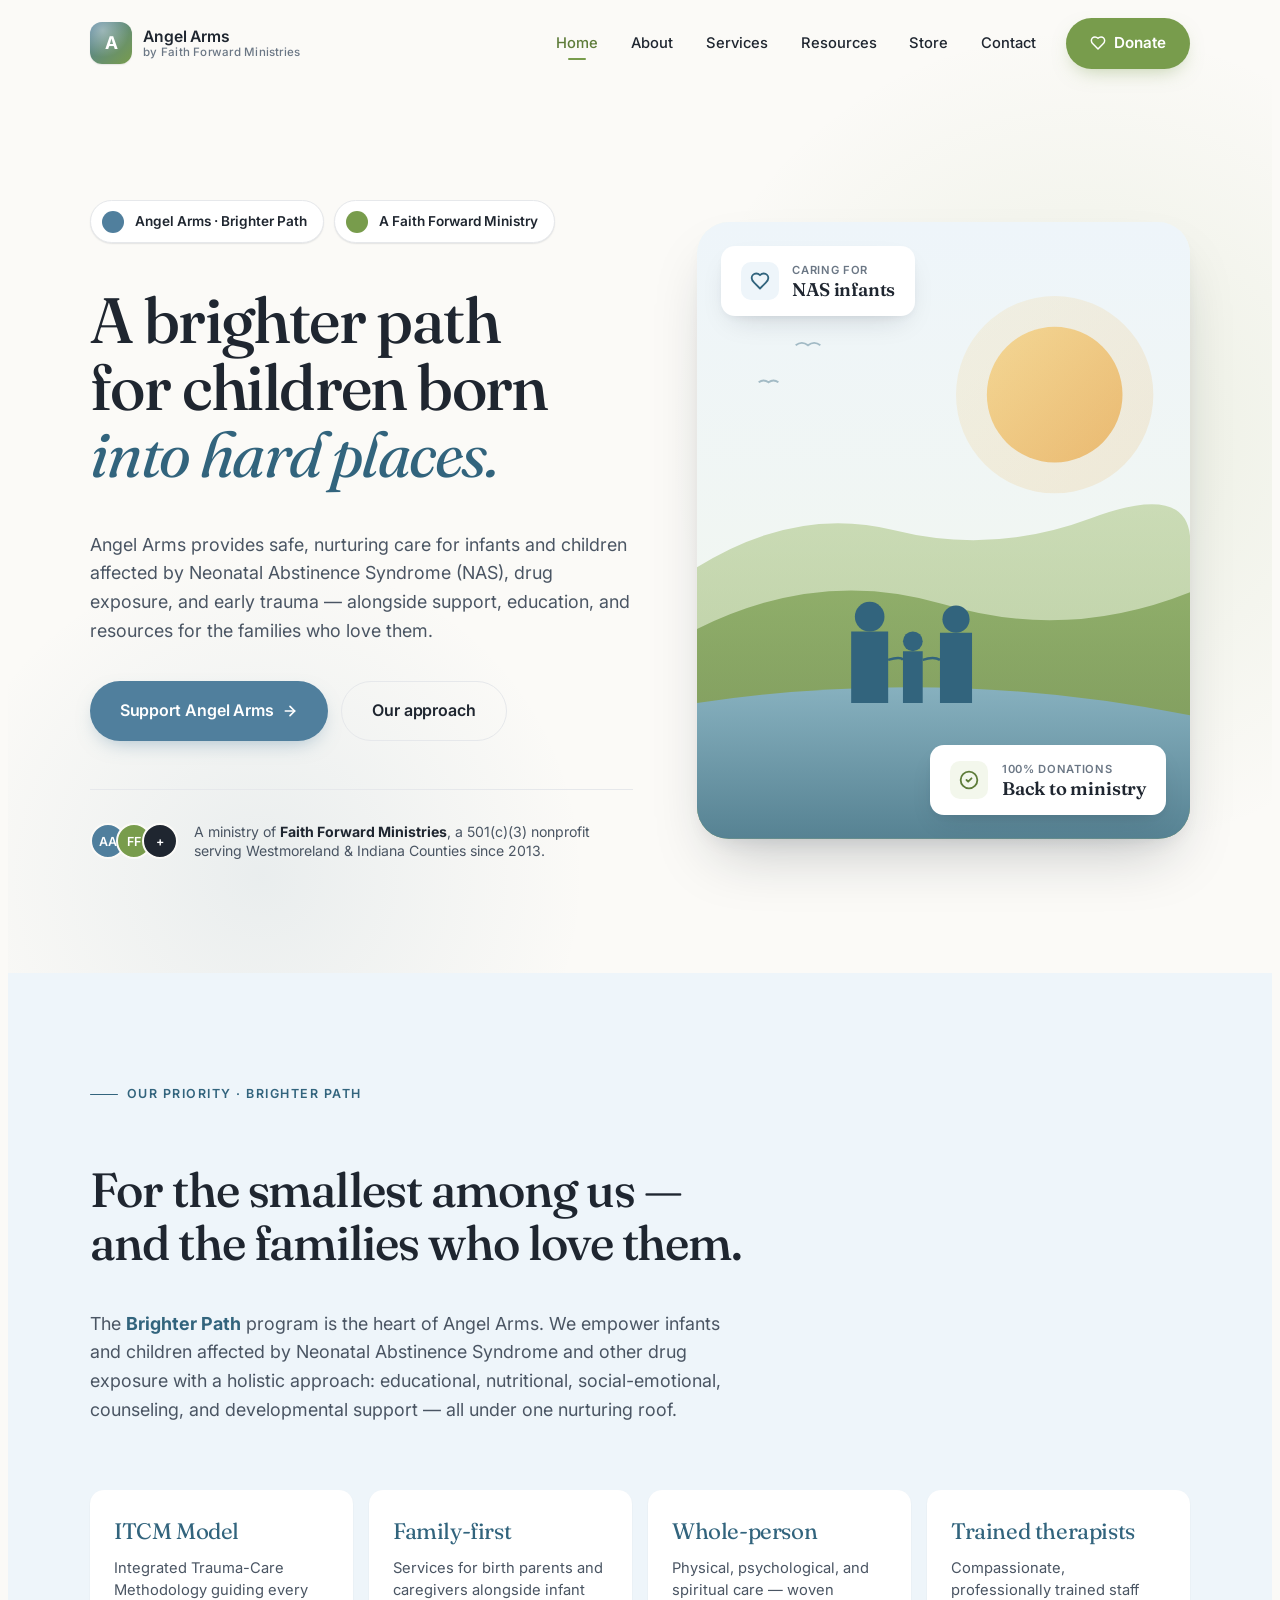
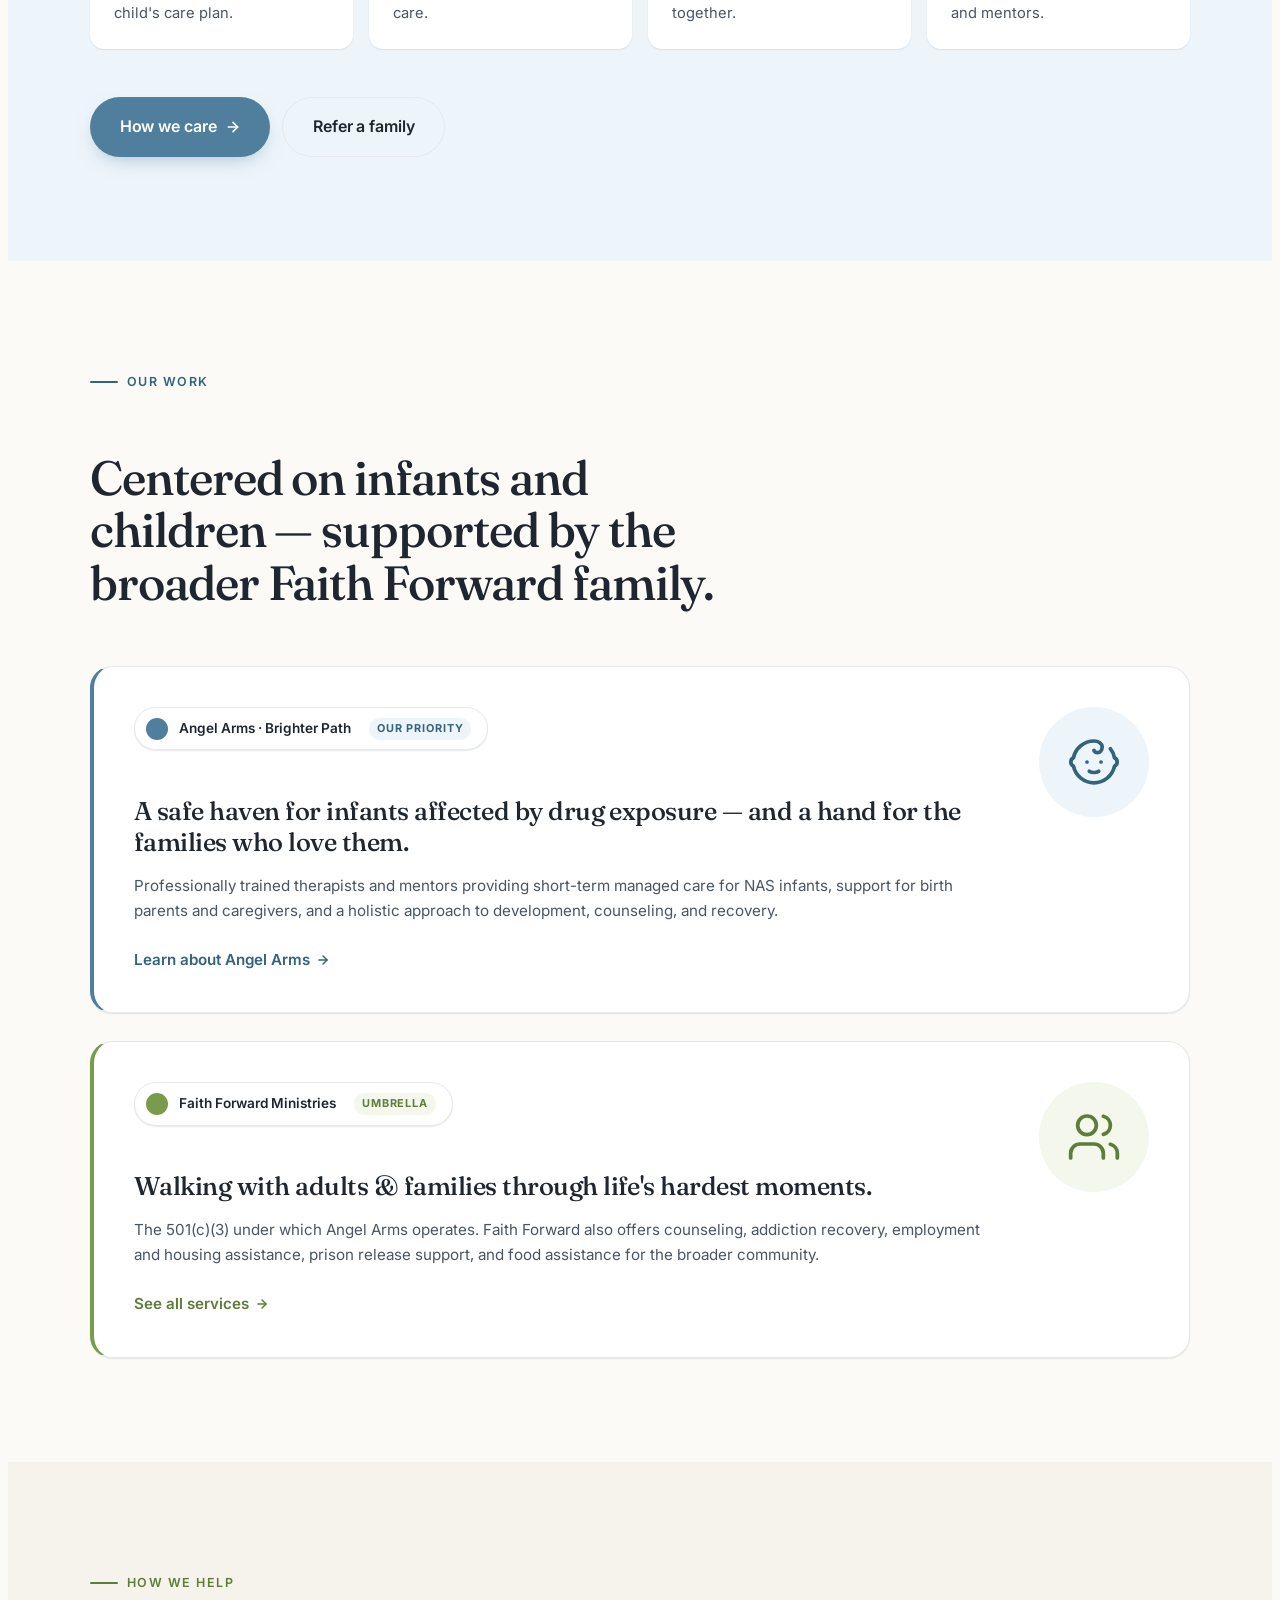
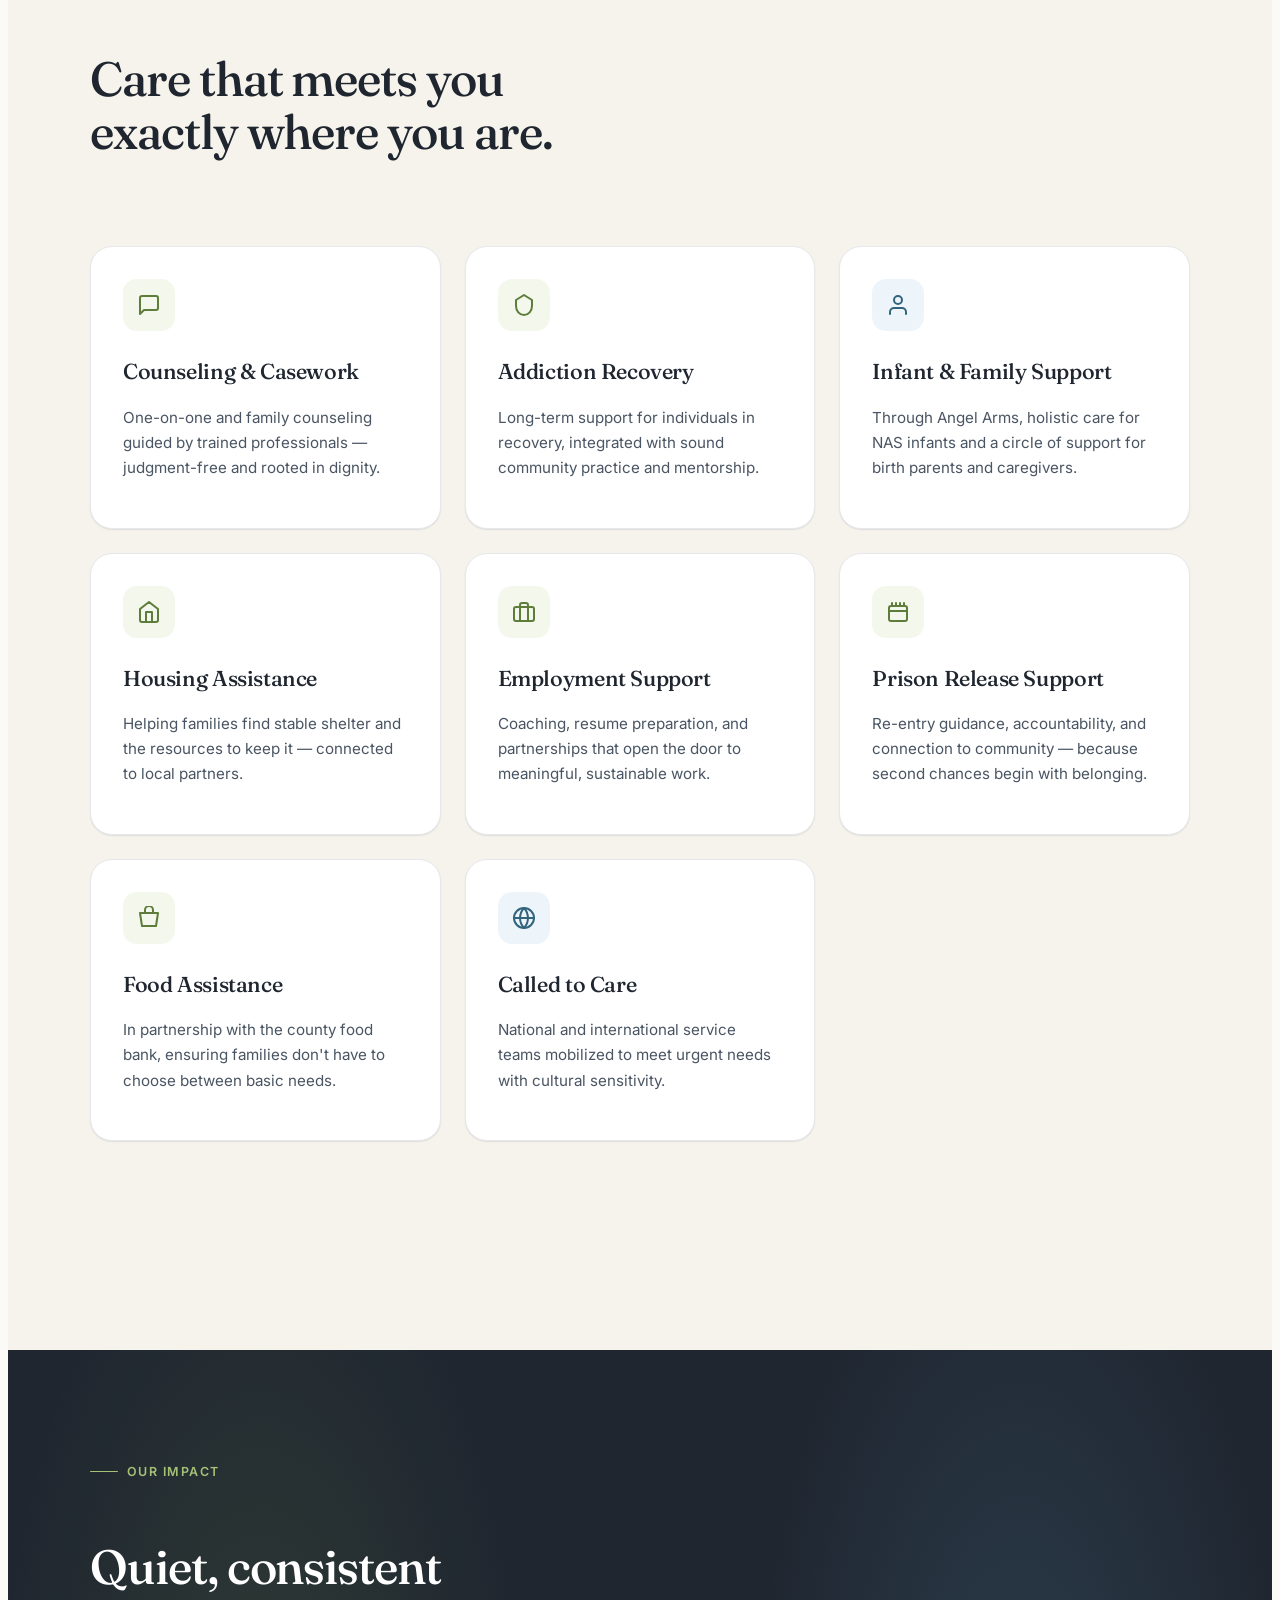
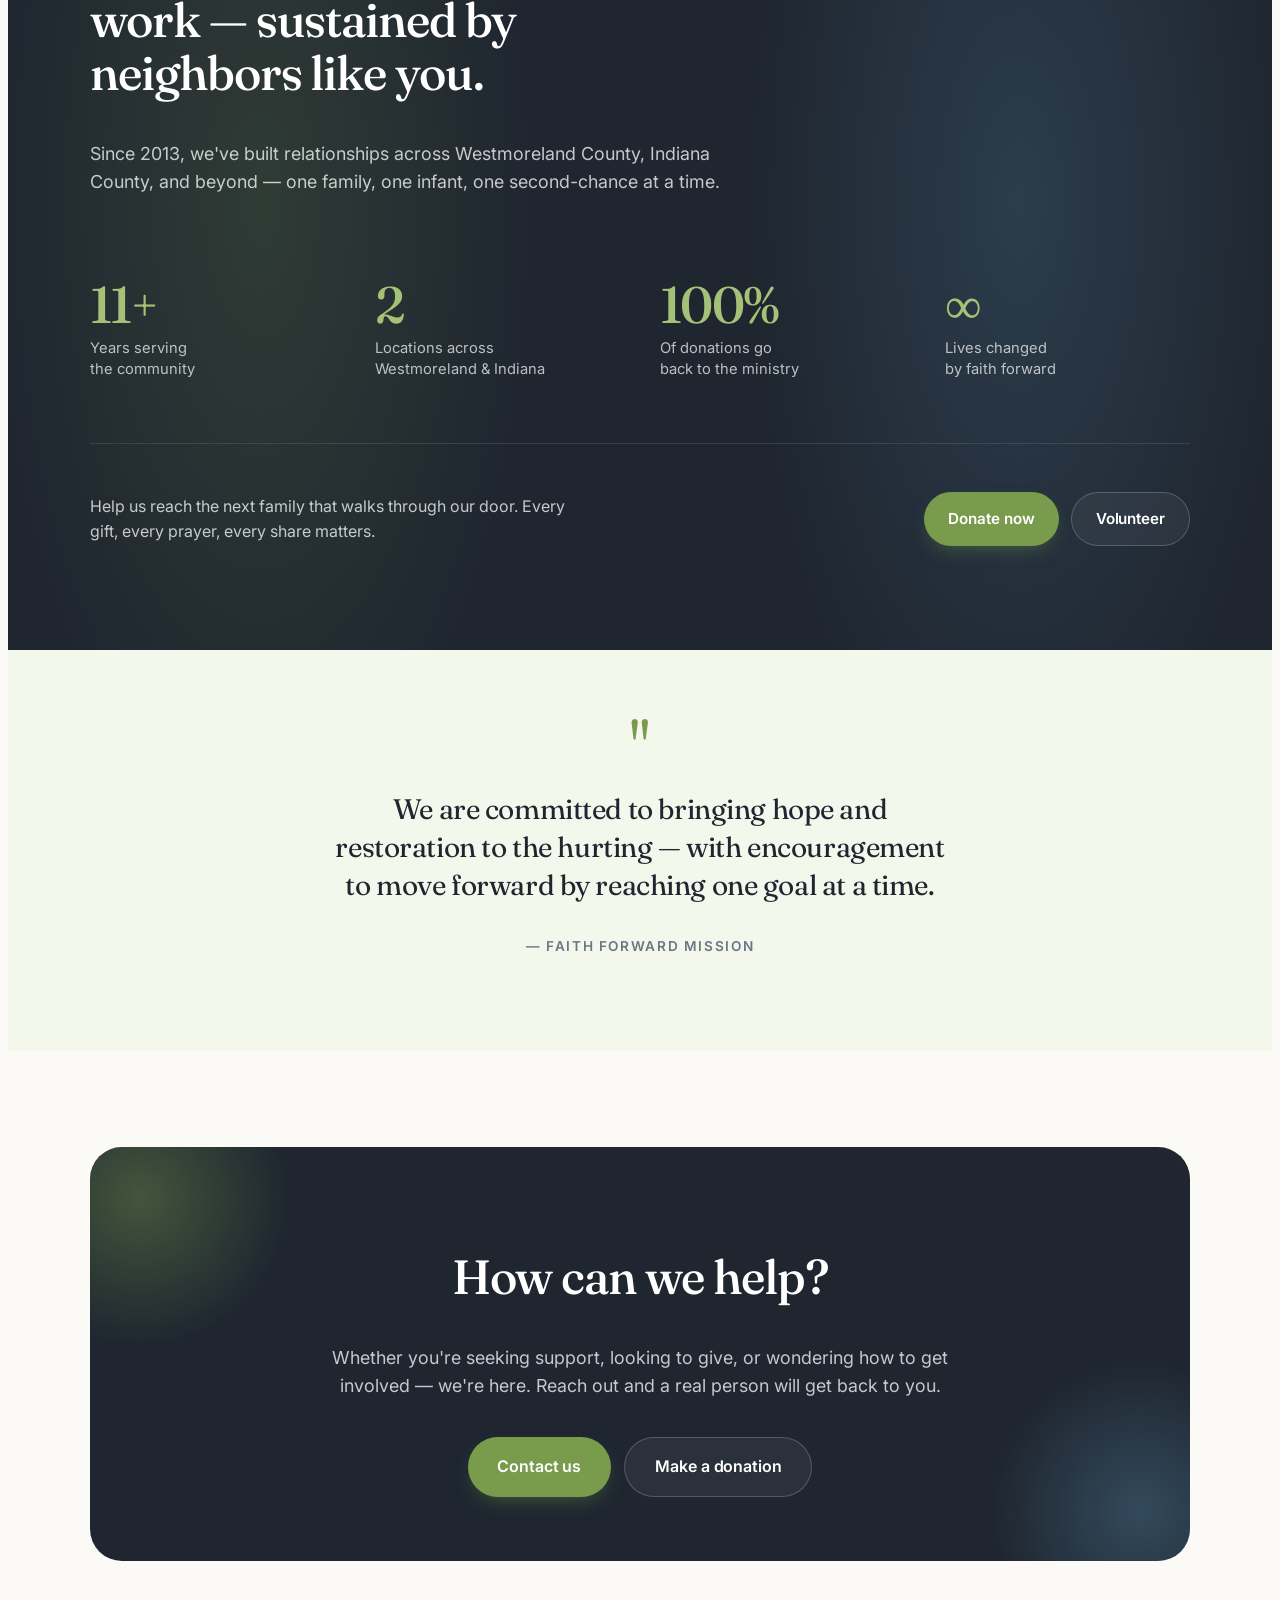
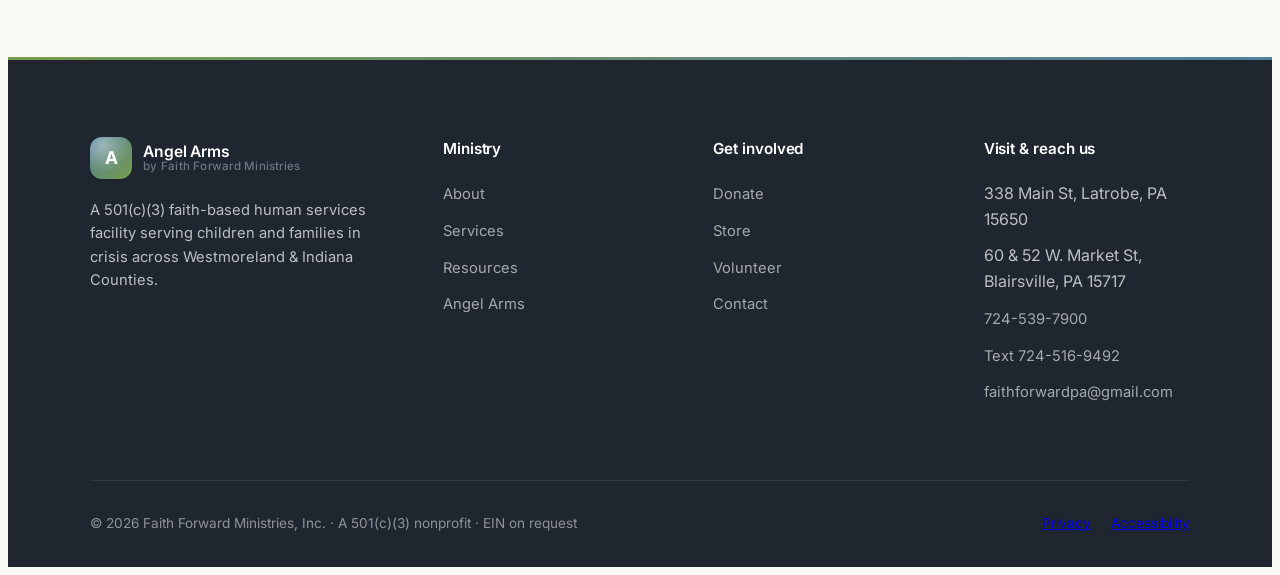
<file: index.html>
<!DOCTYPE html>
<html lang="en">
<head>
  <meta charset="UTF-8" />
  <meta name="viewport" content="width=device-width, initial-scale=1.0" />
  <title>Angel Arms · Brighter Path — A Ministry of Faith Forward</title>
  <meta name="description" content="Angel Arms Brighter Path provides nurturing care for infants and children affected by Neonatal Abstinence Syndrome and early trauma. A ministry of Faith Forward serving Westmoreland and Indiana Counties." />
  <meta name="theme-color" content="#507f9d" />

  <link rel="preconnect" href="https://fonts.googleapis.com" />
  <link rel="preconnect" href="https://fonts.gstatic.com" crossorigin />
  <link href="https://fonts.googleapis.com/css2?family=Fraunces:opsz,wght@9..144,400;9..144,500;9..144,600&family=Inter:wght@400;500;600;700&display=swap" rel="stylesheet" />

  <link rel="stylesheet" href="assets/css/styles.css" />
  <link rel="icon" type="image/svg+xml" href="data:image/svg+xml,%3Csvg xmlns='http://www.w3.org/2000/svg' viewBox='0 0 100 100'%3E%3Crect width='100' height='100' rx='22' fill='url(%23g)'/%3E%3Cdefs%3E%3ClinearGradient id='g' x1='0' y1='0' x2='100' y2='100'%3E%3Cstop stop-color='%23507f9d'/%3E%3Cstop offset='1' stop-color='%23789c4c'/%3E%3C/linearGradient%3E%3C/defs%3E%3Ctext x='50' y='66' text-anchor='middle' font-family='Georgia' font-size='52' font-weight='600' fill='white'%3EA%3C/text%3E%3C/svg%3E" />
</head>
<body>

  <!-- ============ NAV ============ -->
  <nav class="site-nav" aria-label="Primary">
    <div class="container-tight site-nav__inner">
      <a href="index.html" class="site-nav__brand">
        <div class="site-nav__brand-mark" aria-hidden="true">A</div>
        <div class="site-nav__brand-text">
          <span class="site-nav__brand-name">Angel Arms</span>
          <span class="site-nav__brand-sub">by Faith Forward Ministries</span>
        </div>
      </a>

      <div class="site-nav__menu">
        <a class="site-nav__link active" href="index.html">Home</a>
        <a class="site-nav__link" href="about.html">About</a>
        <a class="site-nav__link" href="services.html">Services</a>
        <a class="site-nav__link" href="resources.html">Resources</a>
        <a class="site-nav__link" href="store.html">Store</a>
        <a class="site-nav__link" href="contact.html">Contact</a>
        <a class="btn btn--primary site-nav__cta" href="donate.html">
          <svg width="16" height="16" viewBox="0 0 24 24" fill="none" stroke="currentColor" stroke-width="2.2" stroke-linecap="round" stroke-linejoin="round"><path d="M19 14c1.49-1.46 3-3.21 3-5.5A5.5 5.5 0 0 0 16.5 3c-1.76 0-3 .5-4.5 2-1.5-1.5-2.74-2-4.5-2A5.5 5.5 0 0 0 2 8.5c0 2.29 1.51 4.04 3 5.5l7 7Z"/></svg>
          Donate
        </a>
      </div>

      <button class="site-nav__toggle" aria-label="Open menu" data-menu-open>
        <svg width="20" height="20" viewBox="0 0 24 24" fill="none" stroke="currentColor" stroke-width="2" stroke-linecap="round"><line x1="3" y1="6" x2="21" y2="6"/><line x1="3" y1="12" x2="21" y2="12"/><line x1="3" y1="18" x2="21" y2="18"/></svg>
      </button>
    </div>
  </nav>

  <!-- ============ MOBILE MENU ============ -->
  <div class="mobile-menu" aria-hidden="true">
    <button class="mobile-menu__close" aria-label="Close menu" data-menu-close>
      <svg width="20" height="20" viewBox="0 0 24 24" fill="none" stroke="currentColor" stroke-width="2" stroke-linecap="round"><line x1="18" y1="6" x2="6" y2="18"/><line x1="6" y1="6" x2="18" y2="18"/></svg>
    </button>
    <a class="mobile-menu__link" href="index.html">Home</a>
    <a class="mobile-menu__link" href="about.html">About</a>
    <a class="mobile-menu__link" href="services.html">Services</a>
    <a class="mobile-menu__link" href="resources.html">Resources</a>
    <a class="mobile-menu__link" href="store.html">Store</a>
    <a class="mobile-menu__link" href="contact.html">Contact</a>
    <a class="mobile-menu__link" href="donate.html" style="color: var(--ff-primary-dark);">Donate →</a>
  </div>

  <!-- ============ HERO ============ -->
  <header class="hero">
    <div class="container-tight">
      <div class="hero__grid">
        <div class="reveal">
          <div style="display: flex; gap: 0.6rem; margin-bottom: 1.75rem; flex-wrap: wrap;">
            <span class="lockup"><span class="lockup__dot lockup__dot--aa"></span>Angel Arms · Brighter Path</span>
            <span class="lockup"><span class="lockup__dot lockup__dot--ff"></span>A Faith Forward Ministry</span>
          </div>

          <h1 class="heading-1 text-balance">
            A brighter path<br />
            for children born<br />
            <span style="color: var(--aa-primary-dark); font-style: italic; font-weight: 400;">into hard places.</span>
          </h1>

          <p class="lede" style="margin-top: 1.75rem;">
            Angel Arms provides safe, nurturing care for infants and children affected by Neonatal Abstinence Syndrome (NAS), drug exposure, and early trauma — alongside support, education, and resources for the families who love them.
          </p>

          <div style="display: flex; flex-wrap: wrap; gap: 0.85rem; margin-top: 2.25rem;">
            <a class="btn btn--aa btn--lg" href="donate.html">
              Support Angel Arms
              <svg width="16" height="16" viewBox="0 0 24 24" fill="none" stroke="currentColor" stroke-width="2.5" stroke-linecap="round" stroke-linejoin="round"><path d="M5 12h14"/><path d="m12 5 7 7-7 7"/></svg>
            </a>
            <a class="btn btn--ghost btn--lg" href="services.html#angel-arms">Our approach</a>
          </div>

          <div style="display: flex; align-items: center; gap: 1rem; margin-top: 3rem; padding-top: 2rem; border-top: 1px solid var(--line);">
            <div style="display: flex; flex-shrink: 0;">
              <div style="width: 36px; height: 36px; border-radius: 50%; background: var(--aa-primary); border: 2px solid var(--bg); display: grid; place-items: center; color: white; font-weight: 600; font-size: 0.78rem;">AA</div>
              <div style="width: 36px; height: 36px; border-radius: 50%; background: var(--ff-primary); border: 2px solid var(--bg); margin-left: -10px; display: grid; place-items: center; color: white; font-weight: 600; font-size: 0.78rem;">FF</div>
              <div style="width: 36px; height: 36px; border-radius: 50%; background: var(--charcoal); border: 2px solid var(--bg); margin-left: -10px; display: grid; place-items: center; color: white; font-weight: 600; font-size: 0.78rem;">+</div>
            </div>
            <div style="font-size: 0.88rem; color: var(--slate); line-height: 1.4;">
              A ministry of <strong style="color: var(--charcoal);">Faith Forward Ministries</strong>, a 501(c)(3) nonprofit serving Westmoreland &amp; Indiana Counties since 2013.
            </div>
          </div>
        </div>

        <!-- Hero visual: layered SVG illustration -->
        <div class="reveal" style="position: relative;">
          <div class="hero__visual" aria-hidden="true">
            <svg viewBox="0 0 400 500" preserveAspectRatio="xMidYMid slice" style="width:100%;height:100%;">
              <defs>
                <linearGradient id="sky" x1="0" y1="0" x2="0" y2="1">
                  <stop offset="0" stop-color="#eef5fa"/>
                  <stop offset="1" stop-color="#f3f7ec"/>
                </linearGradient>
                <linearGradient id="sun" x1="0" y1="0" x2="1" y2="1">
                  <stop offset="0" stop-color="#f4d58d"/>
                  <stop offset="1" stop-color="#e9b364"/>
                </linearGradient>
                <linearGradient id="hill1" x1="0" y1="0" x2="0" y2="1">
                  <stop offset="0" stop-color="#a5c178"/>
                  <stop offset="1" stop-color="#789c4c"/>
                </linearGradient>
                <linearGradient id="hill2" x1="0" y1="0" x2="0" y2="1">
                  <stop offset="0" stop-color="#789c4c"/>
                  <stop offset="1" stop-color="#5e7c3a"/>
                </linearGradient>
                <linearGradient id="water" x1="0" y1="0" x2="0" y2="1">
                  <stop offset="0" stop-color="#87b3cf"/>
                  <stop offset="1" stop-color="#507f9d"/>
                </linearGradient>
              </defs>
              <rect width="400" height="500" fill="url(#sky)"/>
              <!-- Sun -->
              <circle cx="290" cy="140" r="55" fill="url(#sun)" opacity="0.9"/>
              <circle cx="290" cy="140" r="80" fill="url(#sun)" opacity="0.2"/>
              <!-- Distant hills -->
              <path d="M0,280 Q80,230 160,250 T320,240 T400,260 L400,500 L0,500 Z" fill="url(#hill1)" opacity="0.5"/>
              <!-- Middle hills -->
              <path d="M0,330 Q100,280 200,310 T400,300 L400,500 L0,500 Z" fill="url(#hill2)" opacity="0.7"/>
              <!-- Water/path -->
              <path d="M0,390 Q200,360 400,400 L400,500 L0,500 Z" fill="url(#water)" opacity="0.85"/>
              <!-- Foreground silhouettes (family) -->
              <g transform="translate(120,300)">
                <!-- Adult 1 -->
                <circle cx="20" cy="20" r="12" fill="#32647d"/>
                <path d="M5,32 Q5,55 5,90 L35,90 Q35,55 35,32 Z" fill="#32647d"/>
                <!-- Child -->
                <circle cx="55" cy="40" r="8" fill="#32647d"/>
                <path d="M47,48 Q47,65 47,90 L63,90 Q63,65 63,48 Z" fill="#32647d"/>
                <!-- Adult 2 -->
                <circle cx="90" cy="22" r="11" fill="#32647d"/>
                <path d="M77,33 Q77,55 77,90 L103,90 Q103,55 103,33 Z" fill="#32647d"/>
                <!-- Connecting hands hint -->
                <path d="M35,55 Q45,52 47,55" stroke="#32647d" stroke-width="2" fill="none"/>
                <path d="M63,55 Q72,52 77,55" stroke="#32647d" stroke-width="2" fill="none"/>
              </g>
              <!-- Subtle birds -->
              <path d="M80 100 q5 -4 10 0 q5 -4 10 0" stroke="#32647d" stroke-width="1.5" fill="none" opacity="0.4"/>
              <path d="M50 130 q4 -3 8 0 q4 -3 8 0" stroke="#32647d" stroke-width="1.5" fill="none" opacity="0.4"/>
            </svg>
          </div>

          <!-- Floating badge: top-left -->
          <div class="hero__badge hero__badge--tl">
            <div class="hero__badge-icon" style="background: var(--aa-primary-tint); color: var(--aa-primary-dark);">
              <svg width="20" height="20" viewBox="0 0 24 24" fill="none" stroke="currentColor" stroke-width="2.2" stroke-linecap="round" stroke-linejoin="round"><path d="M19 14c1.49-1.46 3-3.21 3-5.5A5.5 5.5 0 0 0 16.5 3c-1.76 0-3 .5-4.5 2-1.5-1.5-2.74-2-4.5-2A5.5 5.5 0 0 0 2 8.5c0 2.29 1.51 4.04 3 5.5l7 7Z"/></svg>
            </div>
            <div>
              <div class="hero__badge-label">Caring for</div>
              <div class="hero__badge-value">NAS infants</div>
            </div>
          </div>

          <!-- Floating badge: bottom-right -->
          <div class="hero__badge hero__badge--br">
            <div class="hero__badge-icon" style="background: var(--ff-primary-tint); color: var(--ff-primary-dark);">
              <svg width="20" height="20" viewBox="0 0 24 24" fill="none" stroke="currentColor" stroke-width="2.2" stroke-linecap="round" stroke-linejoin="round"><path d="M9 12l2 2 4-4"/><circle cx="12" cy="12" r="10"/></svg>
            </div>
            <div>
              <div class="hero__badge-label">100% donations</div>
              <div class="hero__badge-value">Back to ministry</div>
            </div>
          </div>
        </div>
      </div>
    </div>
  </header>

  <!-- ============ BRIGHTER PATH SPOTLIGHT (lead) ============ -->
  <section class="section" style="background: var(--aa-primary-tint);">
    <div class="container-tight">
      <div style="display: grid; gap: 3rem; grid-template-columns: 1fr; align-items: start;" class="reveal">

        <div style="max-width: 760px;">
          <div class="eyebrow eyebrow--aa">Our priority · Brighter Path</div>
          <h2 class="heading-2 text-balance">For the smallest among us — and the families who love them.</h2>
          <p class="lede" style="margin-top: 1.5rem;">
            The <strong style="color: var(--aa-primary-dark);">Brighter Path</strong> program is the heart of Angel Arms. We empower infants and children affected by Neonatal Abstinence Syndrome and other drug exposure with a holistic approach: educational, nutritional, social-emotional, counseling, and developmental support — all under one nurturing roof.
          </p>
        </div>

        <div style="display: grid; grid-template-columns: repeat(auto-fit, minmax(200px, 1fr)); gap: 1rem;">
          <div style="padding: 1.5rem; background: white; border-radius: var(--radius); box-shadow: var(--shadow-sm);">
            <div style="font-family: 'Fraunces', serif; font-size: 1.4rem; color: var(--aa-primary-dark); margin-bottom: 0.4rem; letter-spacing: -0.018em;">ITCM Model</div>
            <div style="font-size: 0.92rem; color: var(--slate); line-height: 1.55;">Integrated Trauma-Care Methodology guiding every child's care plan.</div>
          </div>
          <div style="padding: 1.5rem; background: white; border-radius: var(--radius); box-shadow: var(--shadow-sm);">
            <div style="font-family: 'Fraunces', serif; font-size: 1.4rem; color: var(--aa-primary-dark); margin-bottom: 0.4rem; letter-spacing: -0.018em;">Family-first</div>
            <div style="font-size: 0.92rem; color: var(--slate); line-height: 1.55;">Services for birth parents and caregivers alongside infant care.</div>
          </div>
          <div style="padding: 1.5rem; background: white; border-radius: var(--radius); box-shadow: var(--shadow-sm);">
            <div style="font-family: 'Fraunces', serif; font-size: 1.4rem; color: var(--aa-primary-dark); margin-bottom: 0.4rem; letter-spacing: -0.018em;">Whole-person</div>
            <div style="font-size: 0.92rem; color: var(--slate); line-height: 1.55;">Physical, psychological, and spiritual care — woven together.</div>
          </div>
          <div style="padding: 1.5rem; background: white; border-radius: var(--radius); box-shadow: var(--shadow-sm);">
            <div style="font-family: 'Fraunces', serif; font-size: 1.4rem; color: var(--aa-primary-dark); margin-bottom: 0.4rem; letter-spacing: -0.018em;">Trained therapists</div>
            <div style="font-size: 0.92rem; color: var(--slate); line-height: 1.55;">Compassionate, professionally trained staff and mentors.</div>
          </div>
        </div>

        <div style="display: flex; gap: 0.75rem; flex-wrap: wrap;">
          <a href="services.html#angel-arms" class="btn btn--aa btn--lg">
            How we care
            <svg width="16" height="16" viewBox="0 0 24 24" fill="none" stroke="currentColor" stroke-width="2.5" stroke-linecap="round" stroke-linejoin="round"><path d="M5 12h14"/><path d="m12 5 7 7-7 7"/></svg>
          </a>
          <a href="contact.html" class="btn btn--ghost btn--lg">Refer a family</a>
        </div>

      </div>
    </div>
  </section>

  <!-- ============ TWO MINISTRIES ============ -->
  <section class="section">
    <div class="container-tight">
      <div style="max-width: 720px; margin-bottom: 3.5rem;" class="reveal">
        <div class="eyebrow eyebrow--aa">Our work</div>
        <h2 class="heading-2 text-balance">Centered on infants and children — supported by the broader Faith Forward family.</h2>
      </div>

      <div style="display: grid; gap: 1.75rem; grid-template-columns: 1fr;" class="reveal-stagger">
        <article class="card" style="border-left: 4px solid var(--aa-primary); padding: 2.5rem;">
          <div style="display: flex; flex-wrap: wrap; align-items: start; gap: 2rem; justify-content: space-between;">
            <div style="flex: 1 1 320px;">
              <div class="lockup" style="margin-bottom: 1.25rem;">
                <span class="lockup__dot lockup__dot--aa"></span>
                Angel Arms · Brighter Path
                <span style="margin-left: 0.4rem; font-size: 0.68rem; padding: 0.15rem 0.5rem; border-radius: 999px; background: var(--aa-primary-tint); color: var(--aa-primary-dark); text-transform: uppercase; letter-spacing: 0.08em; font-weight: 700;">Our priority</span>
              </div>
              <h3 class="heading-3" style="margin-bottom: 0.9rem;">A safe haven for infants affected by drug exposure — and a hand for the families who love them.</h3>
              <p class="card__body" style="margin-bottom: 1.5rem;">
                Professionally trained therapists and mentors providing short-term managed care for NAS infants, support for birth parents and caregivers, and a holistic approach to development, counseling, and recovery.
              </p>
              <a href="services.html#angel-arms" style="color: var(--aa-primary-dark); font-weight: 600; text-decoration: none; display: inline-flex; align-items: center; gap: 0.35rem; font-size: 0.95rem;">
                Learn about Angel Arms
                <svg width="14" height="14" viewBox="0 0 24 24" fill="none" stroke="currentColor" stroke-width="2.5" stroke-linecap="round" stroke-linejoin="round"><path d="M5 12h14"/><path d="m12 5 7 7-7 7"/></svg>
              </a>
            </div>
            <div style="flex: 0 0 auto; width: 110px; height: 110px; border-radius: 50%; background: var(--aa-primary-tint); display: grid; place-items: center;">
              <svg width="56" height="56" viewBox="0 0 24 24" fill="none" stroke="var(--aa-primary-dark)" stroke-width="1.6" stroke-linecap="round" stroke-linejoin="round">
                <path d="M9 12h.01"/>
                <path d="M15 12h.01"/>
                <path d="M10 16c.5.3 1.2.5 2 .5s1.5-.2 2-.5"/>
                <path d="M19 6.3a9 9 0 0 1 1.8 3.9 2 2 0 0 1 0 3.6 9 9 0 0 1-17.6 0 2 2 0 0 1 0-3.6A9 9 0 0 1 12 3c2 0 3.5 1.1 3.5 2.5s-.9 2.5-2 2.5c-.8 0-1.5-.4-1.5-1"/>
              </svg>
            </div>
          </div>
        </article>

        <article class="card" style="border-left: 4px solid var(--ff-primary); padding: 2.5rem;">
          <div style="display: flex; flex-wrap: wrap; align-items: start; gap: 2rem; justify-content: space-between;">
            <div style="flex: 1 1 320px;">
              <div class="lockup" style="margin-bottom: 1.25rem;">
                <span class="lockup__dot lockup__dot--ff"></span>
                Faith Forward Ministries
                <span style="margin-left: 0.4rem; font-size: 0.68rem; padding: 0.15rem 0.5rem; border-radius: 999px; background: var(--ff-primary-tint); color: var(--ff-primary-dark); text-transform: uppercase; letter-spacing: 0.08em; font-weight: 700;">Umbrella</span>
              </div>
              <h3 class="heading-3" style="margin-bottom: 0.9rem;">Walking with adults &amp; families through life's hardest moments.</h3>
              <p class="card__body" style="margin-bottom: 1.5rem;">
                The 501(c)(3) under which Angel Arms operates. Faith Forward also offers counseling, addiction recovery, employment and housing assistance, prison release support, and food assistance for the broader community.
              </p>
              <a href="services.html" style="color: var(--ff-primary-dark); font-weight: 600; text-decoration: none; display: inline-flex; align-items: center; gap: 0.35rem; font-size: 0.95rem;">
                See all services
                <svg width="14" height="14" viewBox="0 0 24 24" fill="none" stroke="currentColor" stroke-width="2.5" stroke-linecap="round" stroke-linejoin="round"><path d="M5 12h14"/><path d="m12 5 7 7-7 7"/></svg>
              </a>
            </div>
            <div style="flex: 0 0 auto; width: 110px; height: 110px; border-radius: 50%; background: var(--ff-primary-tint); display: grid; place-items: center;">
              <svg width="56" height="56" viewBox="0 0 24 24" fill="none" stroke="var(--ff-primary-dark)" stroke-width="1.6" stroke-linecap="round" stroke-linejoin="round">
                <path d="M16 21v-2a4 4 0 0 0-4-4H6a4 4 0 0 0-4 4v2"/>
                <circle cx="9" cy="7" r="4"/>
                <path d="M22 21v-2a4 4 0 0 0-3-3.87"/>
                <path d="M16 3.13a4 4 0 0 1 0 7.75"/>
              </svg>
            </div>
          </div>
        </article>
      </div>
    </div>
  </section>

  <!-- ============ HOW WE HELP ============ -->
  <section class="section" style="background: var(--bg-warm);">
    <div class="container-tight">
      <div style="display: grid; gap: 3rem; grid-template-columns: 1fr; align-items: end; margin-bottom: 3rem;" class="reveal">
        <div style="max-width: 620px;">
          <div class="eyebrow">How we help</div>
          <h2 class="heading-2 text-balance">Care that meets you exactly where you are.</h2>
        </div>
      </div>

      <div style="display: grid; gap: 1.5rem; grid-template-columns: repeat(auto-fit, minmax(260px, 1fr));" class="reveal-stagger">
        <div class="card">
          <div class="card__icon card__icon--ff">
            <svg width="24" height="24" viewBox="0 0 24 24" fill="none" stroke="currentColor" stroke-width="2" stroke-linecap="round" stroke-linejoin="round"><path d="M21 15a2 2 0 0 1-2 2H7l-4 4V5a2 2 0 0 1 2-2h14a2 2 0 0 1 2 2z"/></svg>
          </div>
          <h3 class="card__title">Counseling &amp; Casework</h3>
          <p class="card__body">One-on-one and family counseling guided by trained professionals — judgment-free and rooted in dignity.</p>
        </div>

        <div class="card">
          <div class="card__icon card__icon--ff">
            <svg width="24" height="24" viewBox="0 0 24 24" fill="none" stroke="currentColor" stroke-width="2" stroke-linecap="round" stroke-linejoin="round"><path d="M12 2 4 7v6c0 5 3.5 9 8 9s8-4 8-9V7Z"/></svg>
          </div>
          <h3 class="card__title">Addiction Recovery</h3>
          <p class="card__body">Long-term support for individuals in recovery, integrated with sound community practice and mentorship.</p>
        </div>

        <div class="card">
          <div class="card__icon card__icon--aa">
            <svg width="24" height="24" viewBox="0 0 24 24" fill="none" stroke="currentColor" stroke-width="2" stroke-linecap="round" stroke-linejoin="round"><path d="M20 21v-2a4 4 0 0 0-4-4H8a4 4 0 0 0-4 4v2"/><circle cx="12" cy="7" r="4"/></svg>
          </div>
          <h3 class="card__title">Infant &amp; Family Support</h3>
          <p class="card__body">Through Angel Arms, holistic care for NAS infants and a circle of support for birth parents and caregivers.</p>
        </div>

        <div class="card">
          <div class="card__icon card__icon--ff">
            <svg width="24" height="24" viewBox="0 0 24 24" fill="none" stroke="currentColor" stroke-width="2" stroke-linecap="round" stroke-linejoin="round"><path d="M3 9 12 2l9 7v11a2 2 0 0 1-2 2H5a2 2 0 0 1-2-2Z"/><path d="M9 22V12h6v10"/></svg>
          </div>
          <h3 class="card__title">Housing Assistance</h3>
          <p class="card__body">Helping families find stable shelter and the resources to keep it — connected to local partners.</p>
        </div>

        <div class="card">
          <div class="card__icon card__icon--ff">
            <svg width="24" height="24" viewBox="0 0 24 24" fill="none" stroke="currentColor" stroke-width="2" stroke-linecap="round" stroke-linejoin="round"><rect x="2" y="7" width="20" height="14" rx="2"/><path d="M16 21V5a2 2 0 0 0-2-2h-4a2 2 0 0 0-2 2v16"/></svg>
          </div>
          <h3 class="card__title">Employment Support</h3>
          <p class="card__body">Coaching, resume preparation, and partnerships that open the door to meaningful, sustainable work.</p>
        </div>

        <div class="card">
          <div class="card__icon card__icon--ff">
            <svg width="24" height="24" viewBox="0 0 24 24" fill="none" stroke="currentColor" stroke-width="2" stroke-linecap="round" stroke-linejoin="round"><path d="M6 3v3"/><path d="M10 3v3"/><path d="M14 3v3"/><path d="M18 3v3"/><rect x="3" y="6" width="18" height="15" rx="2"/><path d="M3 11h18"/></svg>
          </div>
          <h3 class="card__title">Prison Release Support</h3>
          <p class="card__body">Re-entry guidance, accountability, and connection to community — because second chances begin with belonging.</p>
        </div>

        <div class="card">
          <div class="card__icon card__icon--ff">
            <svg width="24" height="24" viewBox="0 0 24 24" fill="none" stroke="currentColor" stroke-width="2" stroke-linecap="round" stroke-linejoin="round"><path d="M3 7h18l-2 13H5z"/><path d="M8 7V4a4 4 0 0 1 8 0v3"/></svg>
          </div>
          <h3 class="card__title">Food Assistance</h3>
          <p class="card__body">In partnership with the county food bank, ensuring families don't have to choose between basic needs.</p>
        </div>

        <div class="card">
          <div class="card__icon card__icon--aa">
            <svg width="24" height="24" viewBox="0 0 24 24" fill="none" stroke="currentColor" stroke-width="2" stroke-linecap="round" stroke-linejoin="round"><circle cx="12" cy="12" r="10"/><path d="M2 12h20"/><path d="M12 2a15.3 15.3 0 0 1 4 10 15.3 15.3 0 0 1-4 10 15.3 15.3 0 0 1-4-10 15.3 15.3 0 0 1 4-10z"/></svg>
          </div>
          <h3 class="card__title">Called to Care</h3>
          <p class="card__body">National and international service teams mobilized to meet urgent needs with cultural sensitivity.</p>
        </div>
      </div>

      <div style="text-align: center; margin-top: 3rem;" class="reveal">
        <a href="services.html" class="btn btn--dark btn--lg">View all services
          <svg width="16" height="16" viewBox="0 0 24 24" fill="none" stroke="currentColor" stroke-width="2.5" stroke-linecap="round" stroke-linejoin="round"><path d="M5 12h14"/><path d="m12 5 7 7-7 7"/></svg>
        </a>
      </div>
    </div>
  </section>

  <!-- ============ FEATURE BAND / STATS ============ -->
  <section class="section feature-band">
    <div class="container-tight" style="position: relative; z-index: 2;">
      <div style="display: grid; gap: 3rem; grid-template-columns: 1fr; align-items: end; margin-bottom: 4rem;" class="reveal">
        <div style="max-width: 640px;">
          <div class="eyebrow" style="color: var(--ff-primary-light);">Our impact</div>
          <h2 class="heading-2 text-balance">Quiet, consistent work — sustained by neighbors like you.</h2>
          <p class="lede" style="margin-top: 1.25rem;">
            Since 2013, we've built relationships across Westmoreland County, Indiana County, and beyond — one family, one infant, one second-chance at a time.
          </p>
        </div>
      </div>

      <div class="stats reveal-stagger">
        <div>
          <div class="stat__number">11+</div>
          <div class="stat__label">Years serving<br />the community</div>
        </div>
        <div>
          <div class="stat__number">2</div>
          <div class="stat__label">Locations across<br />Westmoreland &amp; Indiana</div>
        </div>
        <div>
          <div class="stat__number">100%</div>
          <div class="stat__label">Of donations go<br />back to the ministry</div>
        </div>
        <div>
          <div class="stat__number">∞</div>
          <div class="stat__label">Lives changed<br />by faith forward</div>
        </div>
      </div>

      <div style="margin-top: 4rem; padding-top: 3rem; border-top: 1px solid rgba(255,255,255,0.1); display: flex; flex-wrap: wrap; gap: 1rem; justify-content: space-between; align-items: center;" class="reveal">
        <p style="color: rgba(255,255,255,0.75); max-width: 50ch; margin: 0;">Help us reach the next family that walks through our door. Every gift, every prayer, every share matters.</p>
        <div style="display: flex; gap: 0.75rem; flex-wrap: wrap;">
          <a class="btn btn--primary" href="donate.html">Donate now</a>
          <a class="btn btn--ghost" style="background: rgba(255,255,255,0.05); color: white; border-color: rgba(255,255,255,0.2);" href="contact.html">Volunteer</a>
        </div>
      </div>
    </div>
  </section>

  <!-- ============ QUOTE ============ -->
  <section class="section section--snug" style="background: var(--ff-primary-tint);">
    <div class="container-tight" style="max-width: 880px;">
      <div class="reveal" style="text-align: center;">
        <span class="quote__mark">"</span>
        <p class="quote">
          We are committed to bringing hope and restoration to the hurting — with encouragement to move forward by reaching one goal at a time.
        </p>
        <p style="margin-top: 2rem; font-size: 0.85rem; color: var(--slate-soft); text-transform: uppercase; letter-spacing: 0.12em; font-weight: 600;">— Faith Forward Mission</p>
      </div>
    </div>
  </section>

  <!-- ============ CTA ============ -->
  <section class="section section--cta">
    <div class="container-tight">
      <div class="reveal" style="background: var(--charcoal); color: white; border-radius: var(--radius-xl); padding: 4rem 2.5rem; text-align: center; position: relative; overflow: hidden;">
        <div style="position: absolute; top: -100px; left: -100px; width: 300px; height: 300px; border-radius: 50%; background: radial-gradient(circle, rgba(120,156,76,0.4), transparent 70%); pointer-events: none;"></div>
        <div style="position: absolute; bottom: -100px; right: -100px; width: 300px; height: 300px; border-radius: 50%; background: radial-gradient(circle, rgba(80,127,157,0.4), transparent 70%); pointer-events: none;"></div>

        <div style="position: relative; z-index: 2; max-width: 640px; margin: 0 auto;">
          <h2 class="heading-2" style="color: white;">How can we help?</h2>
          <p class="lede" style="color: rgba(255,255,255,0.75); margin: 1.25rem auto 0; max-width: 56ch;">
            Whether you're seeking support, looking to give, or wondering how to get involved — we're here. Reach out and a real person will get back to you.
          </p>
          <div style="display: flex; gap: 0.85rem; justify-content: center; flex-wrap: wrap; margin-top: 2.25rem;">
            <a class="btn btn--primary btn--lg" href="contact.html">Contact us</a>
            <a class="btn btn--ghost btn--lg" style="background: rgba(255,255,255,0.05); color: white; border-color: rgba(255,255,255,0.2);" href="donate.html">Make a donation</a>
          </div>
        </div>
      </div>
    </div>
  </section>

  <!-- ============ FOOTER ============ -->
  <footer class="site-footer">
    <div class="container-tight">
      <div class="site-footer__grid">
        <div>
          <a href="index.html" class="site-nav__brand" style="color: white;">
            <div class="site-nav__brand-mark" aria-hidden="true">A</div>
            <div class="site-nav__brand-text">
              <span class="site-nav__brand-name" style="color: white;">Angel Arms</span>
              <span class="site-nav__brand-sub">by Faith Forward Ministries</span>
            </div>
          </a>
          <p style="margin-top: 1.25rem; font-size: 0.92rem; line-height: 1.6; max-width: 36ch;">
            A 501(c)(3) faith-based human services facility serving children and families in crisis across Westmoreland &amp; Indiana Counties.
          </p>
        </div>

        <div>
          <div class="site-footer__title">Ministry</div>
          <ul class="site-footer__list">
            <li><a href="about.html">About</a></li>
            <li><a href="services.html">Services</a></li>
            <li><a href="resources.html">Resources</a></li>
            <li><a href="services.html#angel-arms">Angel Arms</a></li>
          </ul>
        </div>

        <div>
          <div class="site-footer__title">Get involved</div>
          <ul class="site-footer__list">
            <li><a href="donate.html">Donate</a></li>
            <li><a href="store.html">Store</a></li>
            <li><a href="contact.html">Volunteer</a></li>
            <li><a href="contact.html">Contact</a></li>
          </ul>
        </div>

        <div>
          <div class="site-footer__title">Visit &amp; reach us</div>
          <ul class="site-footer__list">
            <li>338 Main St, Latrobe, PA 15650</li>
            <li>60 &amp; 52 W. Market St, Blairsville, PA 15717</li>
            <li><a href="tel:7245397900">724-539-7900</a></li>
            <li><a href="sms:7245169492">Text 724-516-9492</a></li>
            <li><a href="mailto:faithforwardpa@gmail.com">faithforwardpa@gmail.com</a></li>
          </ul>
        </div>
      </div>

      <div class="site-footer__bottom">
        <div>© <span data-year>2026</span> Faith Forward Ministries, Inc. · A 501(c)(3) nonprofit · EIN on request</div>
        <div style="display: flex; gap: 1.25rem;">
          <a href="#">Privacy</a>
          <a href="#">Accessibility</a>
        </div>
      </div>
    </div>
  </footer>

  <script src="assets/js/main.js"></script>
</body>
</html>
</file>
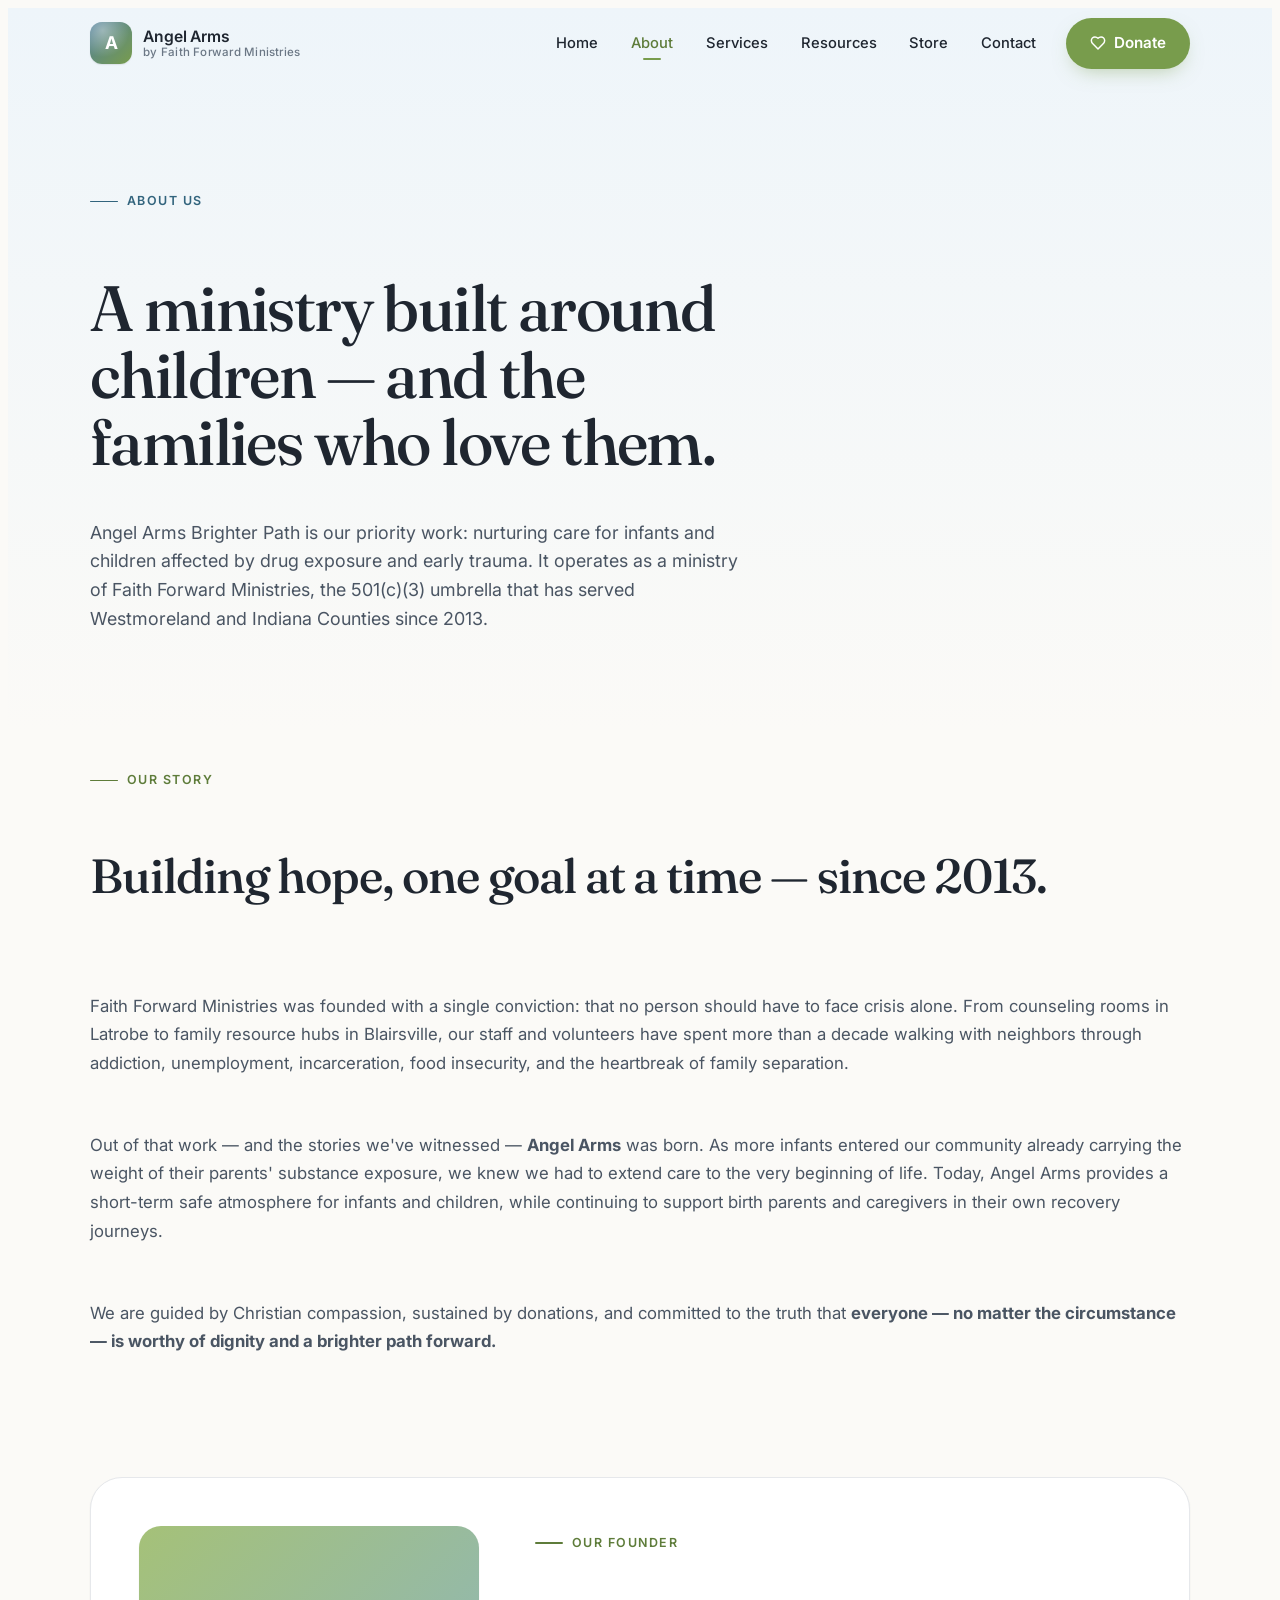
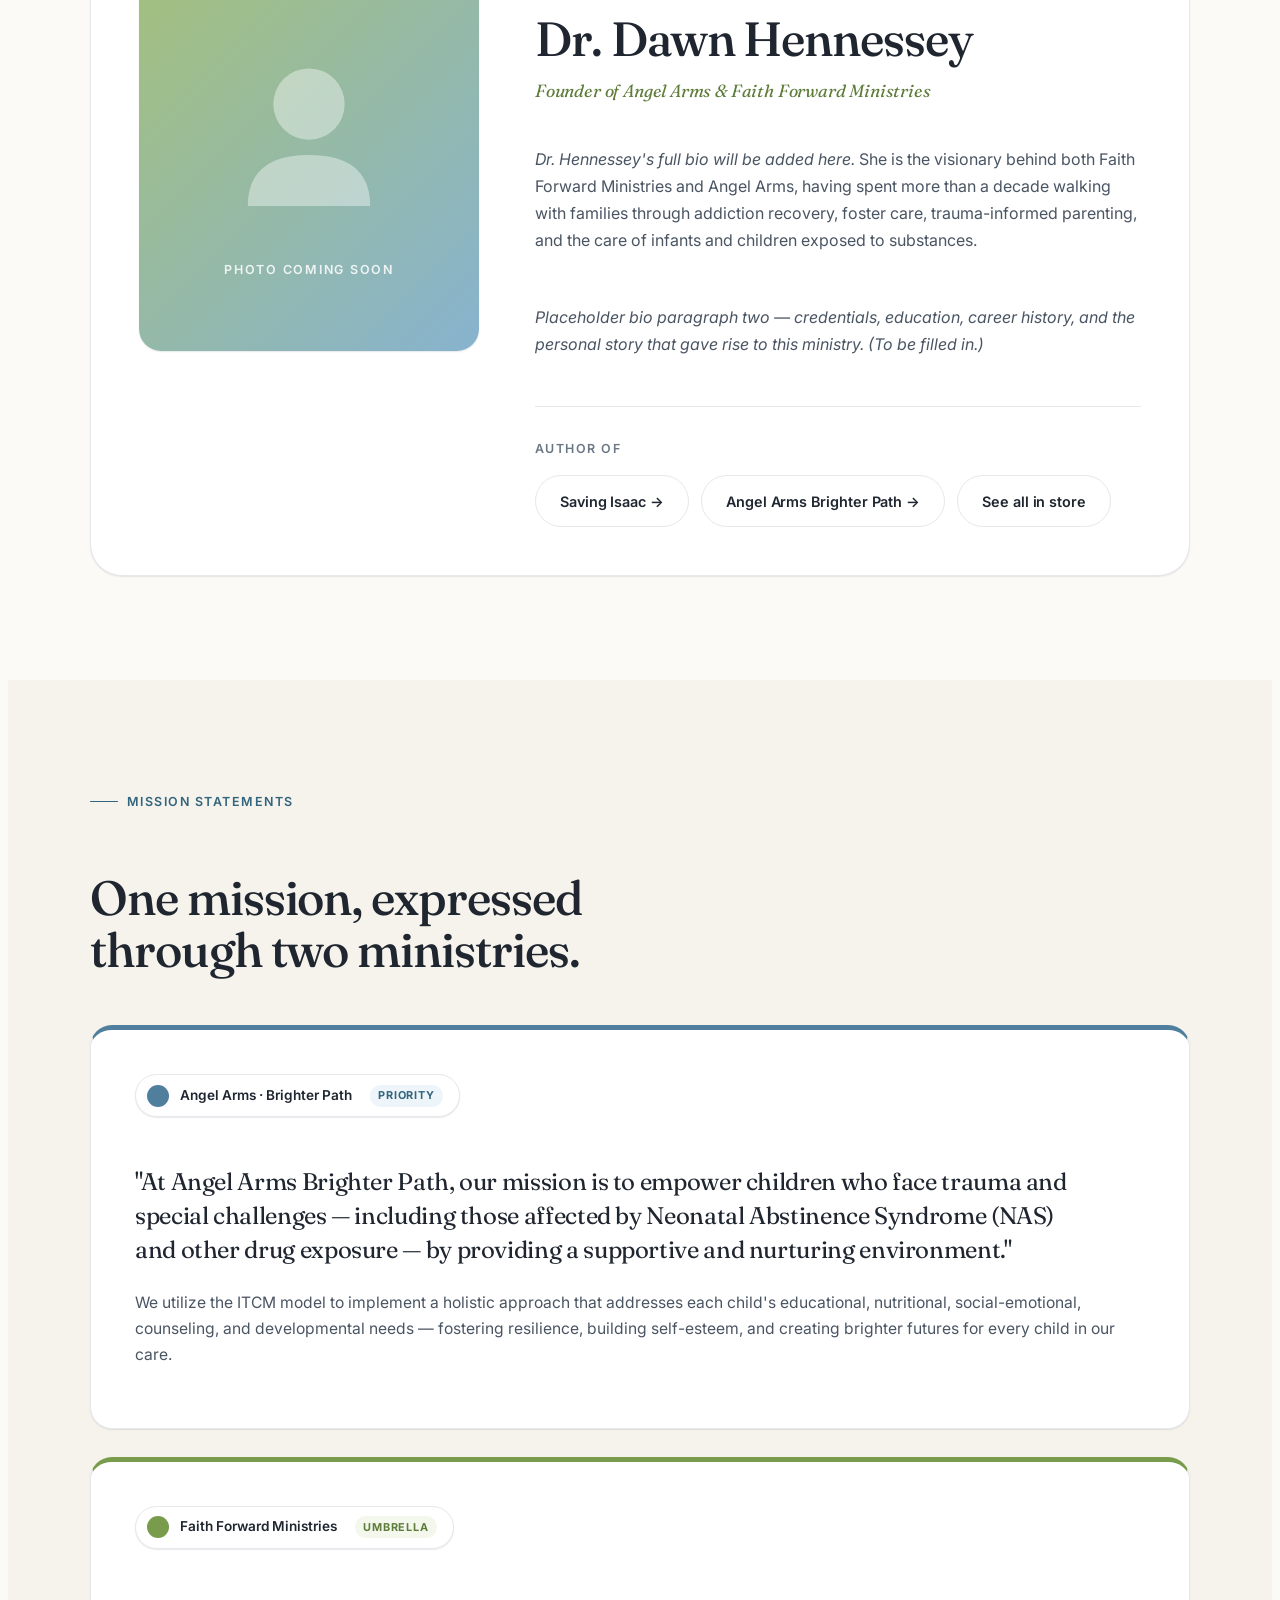
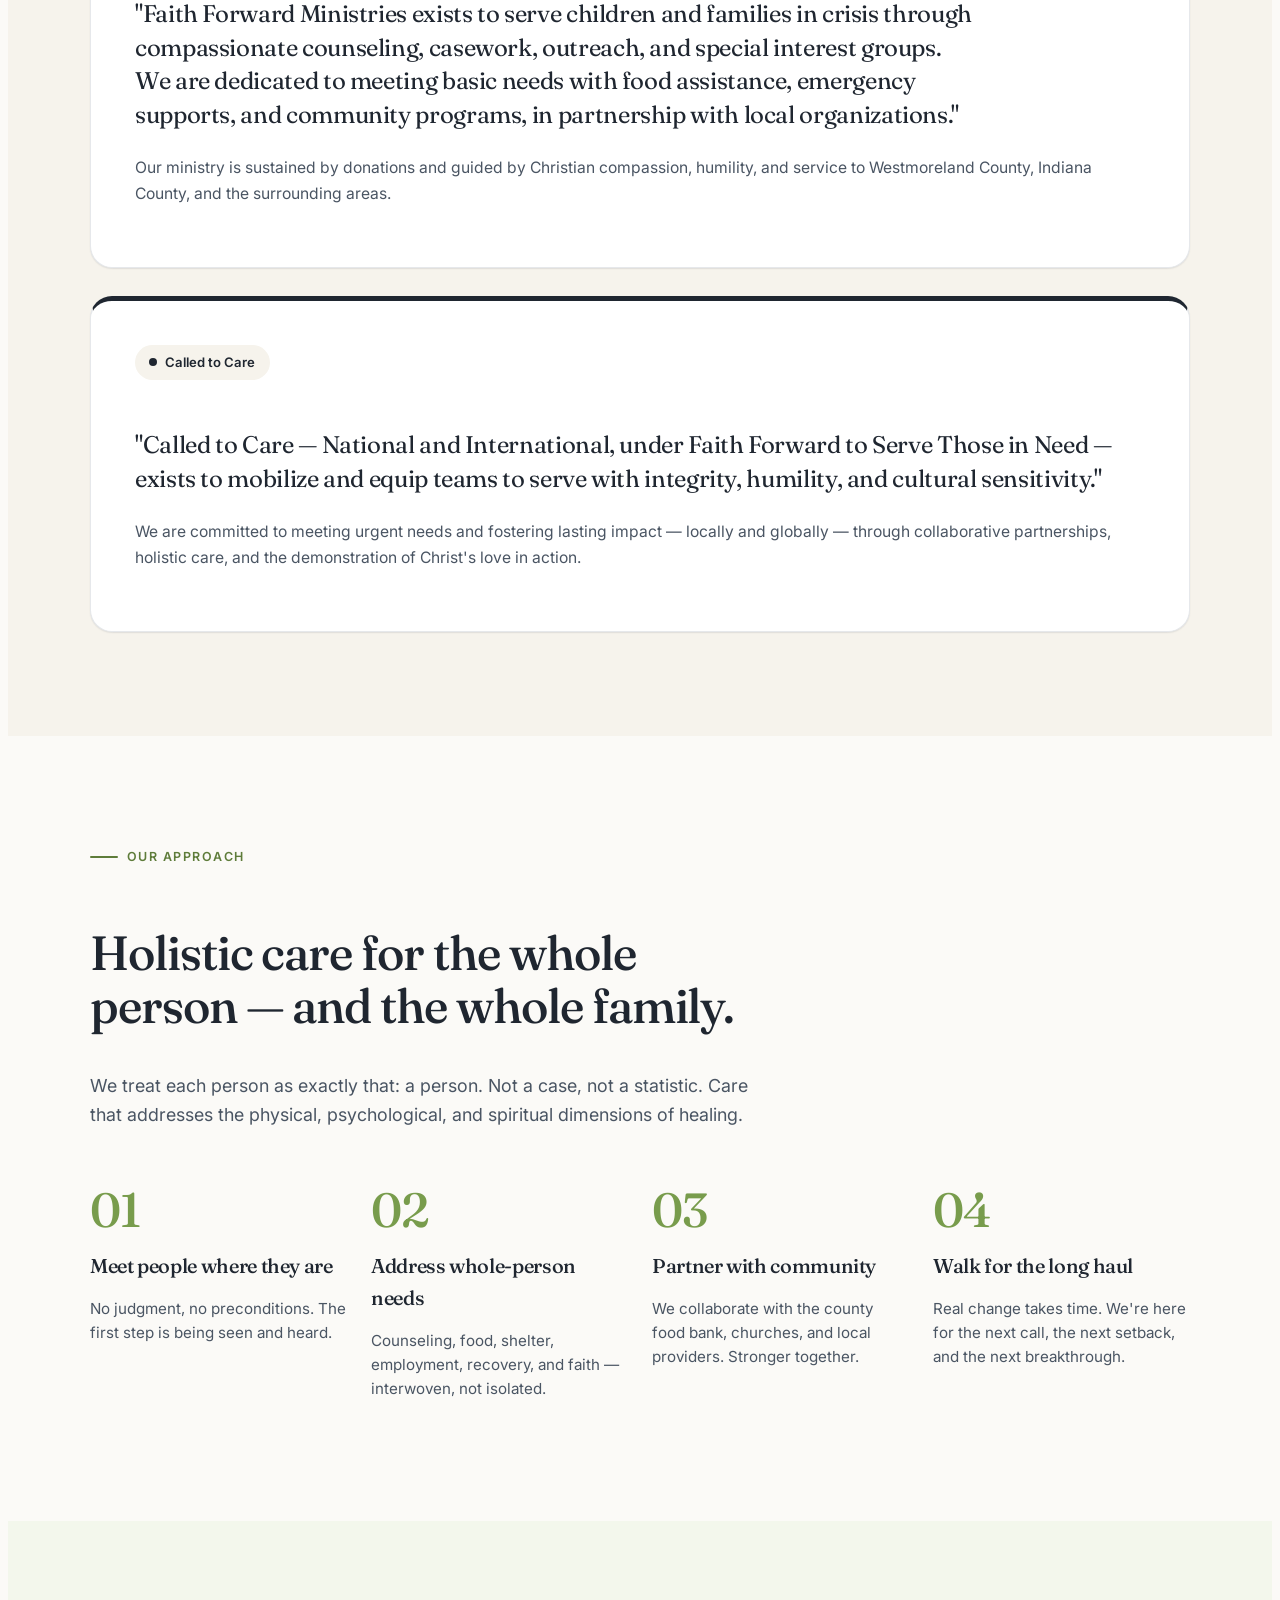
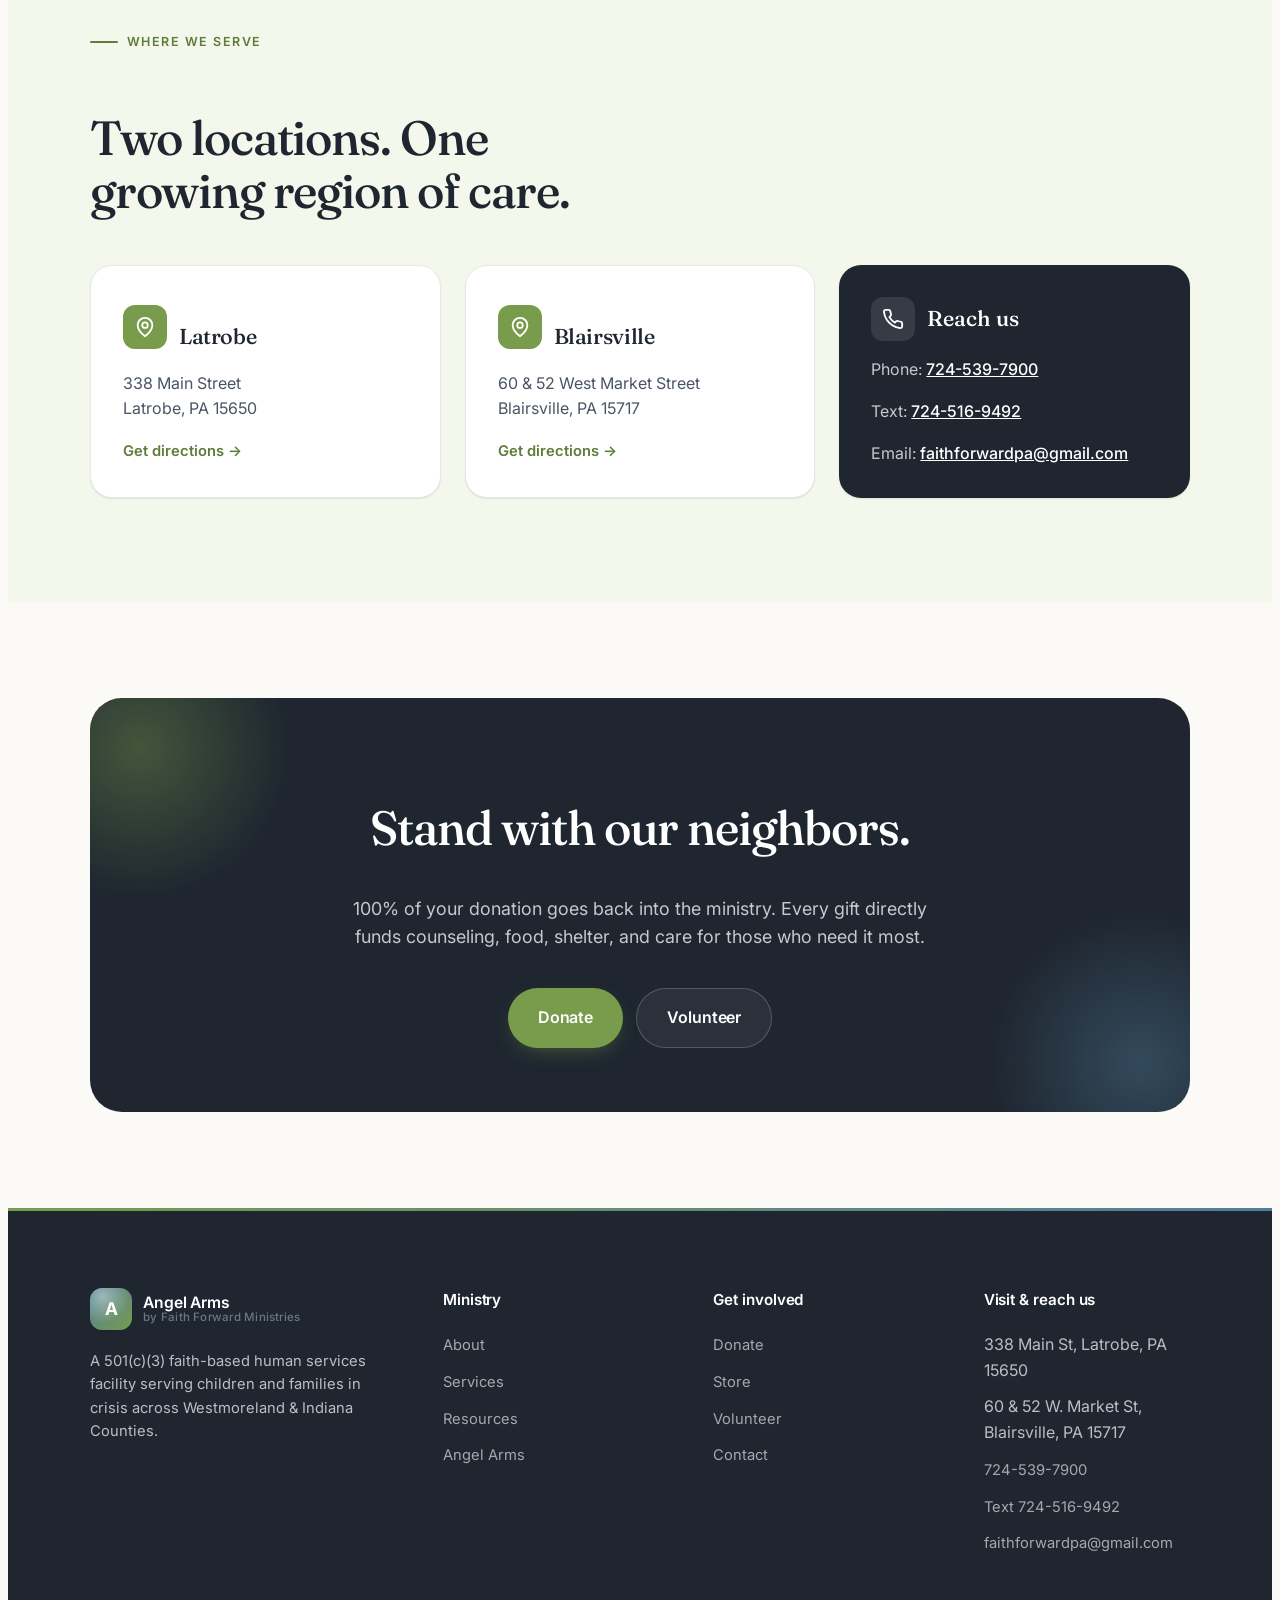
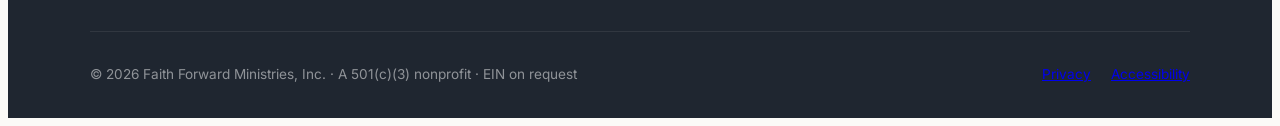
<file: about.html>
<!DOCTYPE html>
<html lang="en">
<head>
  <meta charset="UTF-8" />
  <meta name="viewport" content="width=device-width, initial-scale=1.0" />
  <title>About — Angel Arms &amp; Faith Forward Ministries</title>
  <meta name="description" content="Learn the story and mission of Faith Forward Ministries and Angel Arms — a faith-based nonprofit serving Westmoreland and Indiana Counties since 2013." />
  <meta name="theme-color" content="#507f9d" />

  <link rel="preconnect" href="https://fonts.googleapis.com" />
  <link rel="preconnect" href="https://fonts.gstatic.com" crossorigin />
  <link href="https://fonts.googleapis.com/css2?family=Fraunces:opsz,wght@9..144,400;9..144,500;9..144,600&family=Inter:wght@400;500;600;700&display=swap" rel="stylesheet" />

  <link rel="stylesheet" href="assets/css/styles.css" />
  <link rel="icon" type="image/svg+xml" href="data:image/svg+xml,%3Csvg xmlns='http://www.w3.org/2000/svg' viewBox='0 0 100 100'%3E%3Crect width='100' height='100' rx='22' fill='url(%23g)'/%3E%3Cdefs%3E%3ClinearGradient id='g' x1='0' y1='0' x2='100' y2='100'%3E%3Cstop stop-color='%23507f9d'/%3E%3Cstop offset='1' stop-color='%23789c4c'/%3E%3C/linearGradient%3E%3C/defs%3E%3Ctext x='50' y='66' text-anchor='middle' font-family='Georgia' font-size='52' font-weight='600' fill='white'%3EA%3C/text%3E%3C/svg%3E" />
</head>
<body>

  <nav class="site-nav" aria-label="Primary">
    <div class="container-tight site-nav__inner">
      <a href="index.html" class="site-nav__brand">
        <div class="site-nav__brand-mark" aria-hidden="true">A</div>
        <div class="site-nav__brand-text">
          <span class="site-nav__brand-name">Angel Arms</span>
          <span class="site-nav__brand-sub">by Faith Forward Ministries</span>
        </div>
      </a>
      <div class="site-nav__menu">
        <a class="site-nav__link" href="index.html">Home</a>
        <a class="site-nav__link active" href="about.html">About</a>
        <a class="site-nav__link" href="services.html">Services</a>
        <a class="site-nav__link" href="resources.html">Resources</a>
        <a class="site-nav__link" href="store.html">Store</a>
        <a class="site-nav__link" href="contact.html">Contact</a>
        <a class="btn btn--primary site-nav__cta" href="donate.html">
          <svg width="16" height="16" viewBox="0 0 24 24" fill="none" stroke="currentColor" stroke-width="2.2" stroke-linecap="round" stroke-linejoin="round"><path d="M19 14c1.49-1.46 3-3.21 3-5.5A5.5 5.5 0 0 0 16.5 3c-1.76 0-3 .5-4.5 2-1.5-1.5-2.74-2-4.5-2A5.5 5.5 0 0 0 2 8.5c0 2.29 1.51 4.04 3 5.5l7 7Z"/></svg>
          Donate
        </a>
      </div>
      <button class="site-nav__toggle" aria-label="Open menu" data-menu-open>
        <svg width="20" height="20" viewBox="0 0 24 24" fill="none" stroke="currentColor" stroke-width="2" stroke-linecap="round"><line x1="3" y1="6" x2="21" y2="6"/><line x1="3" y1="12" x2="21" y2="12"/><line x1="3" y1="18" x2="21" y2="18"/></svg>
      </button>
    </div>
  </nav>

  <div class="mobile-menu" aria-hidden="true">
    <button class="mobile-menu__close" aria-label="Close menu" data-menu-close>
      <svg width="20" height="20" viewBox="0 0 24 24" fill="none" stroke="currentColor" stroke-width="2" stroke-linecap="round"><line x1="18" y1="6" x2="6" y2="18"/><line x1="6" y1="6" x2="18" y2="18"/></svg>
    </button>
    <a class="mobile-menu__link" href="index.html">Home</a>
    <a class="mobile-menu__link" href="about.html">About</a>
    <a class="mobile-menu__link" href="services.html">Services</a>
    <a class="mobile-menu__link" href="resources.html">Resources</a>
    <a class="mobile-menu__link" href="store.html">Store</a>
    <a class="mobile-menu__link" href="contact.html">Contact</a>
    <a class="mobile-menu__link" href="donate.html" style="color: var(--ff-primary-dark);">Donate →</a>
  </div>

  <!-- ============ PAGE HEADER ============ -->
  <header class="page-header page-header--aa">
    <div class="container-tight">
      <div class="reveal" style="max-width: 760px;">
        <div class="eyebrow eyebrow--aa">About us</div>
        <h1 class="heading-1 text-balance">A ministry built around children — and the families who love them.</h1>
        <p class="lede" style="margin-top: 1.5rem;">
          Angel Arms Brighter Path is our priority work: nurturing care for infants and children affected by drug exposure and early trauma. It operates as a ministry of Faith Forward Ministries, the 501(c)(3) umbrella that has served Westmoreland and Indiana Counties since 2013.
        </p>
      </div>
    </div>
  </header>

  <!-- ============ STORY ============ -->
  <section class="section" style="padding-top: 2rem;">
    <div class="container-tight">
      <div style="display: grid; gap: 4rem; grid-template-columns: 1fr; align-items: start;">

        <div class="reveal" style="display: grid; gap: 3rem; grid-template-columns: 1fr; align-items: start;">
          <div style="display: grid; gap: 3rem;">

            <div style="display: grid; gap: 2rem; grid-template-columns: 1fr;">
              <div>
                <div class="eyebrow">Our story</div>
                <h2 class="heading-2 text-balance">Building hope, one goal at a time — since 2013.</h2>
              </div>
              <div style="display: grid; gap: 1.25rem;">
                <p style="color: var(--slate); font-size: 1.05rem; line-height: 1.7;">
                  Faith Forward Ministries was founded with a single conviction: that no person should have to face crisis alone. From counseling rooms in Latrobe to family resource hubs in Blairsville, our staff and volunteers have spent more than a decade walking with neighbors through addiction, unemployment, incarceration, food insecurity, and the heartbreak of family separation.
                </p>
                <p style="color: var(--slate); font-size: 1.05rem; line-height: 1.7;">
                  Out of that work — and the stories we've witnessed — <strong>Angel Arms</strong> was born. As more infants entered our community already carrying the weight of their parents' substance exposure, we knew we had to extend care to the very beginning of life. Today, Angel Arms provides a short-term safe atmosphere for infants and children, while continuing to support birth parents and caregivers in their own recovery journeys.
                </p>
                <p style="color: var(--slate); font-size: 1.05rem; line-height: 1.7;">
                  We are guided by Christian compassion, sustained by donations, and committed to the truth that <strong>everyone — no matter the circumstance — is worthy of dignity and a brighter path forward.</strong>
                </p>
              </div>
            </div>
          </div>
        </div>

      </div>
    </div>
  </section>

  <!-- ============ FOUNDER ============ -->
  <section class="section" style="padding-top: 0;">
    <div class="container-tight">
      <div class="founder-grid reveal">

        <!-- Portrait -->
        <div class="founder-photo">
          <!-- TODO: Replace this placeholder with a photo of Dr. Dawn Hennessey.
               Drop the image at assets/img/dr-dawn-hennessey.jpg and replace
               this <div> with an <img> tag, e.g.:
               <img src="assets/img/dr-dawn-hennessey.jpg" alt="Dr. Dawn Hennessey, founder of Faith Forward Ministries and Angel Arms" /> -->
          <div class="founder-photo__placeholder" aria-hidden="true">
            <svg viewBox="0 0 200 200" style="width:60%; height:60%; opacity: 0.4;">
              <circle cx="100" cy="80" r="35" fill="white"/>
              <path d="M40 180 Q40 130 100 130 Q160 130 160 180 Z" fill="white"/>
            </svg>
            <div class="founder-photo__caption">Photo coming soon</div>
          </div>
        </div>

        <!-- Bio -->
        <div class="founder-bio">
          <div class="eyebrow">Our founder</div>
          <h2 class="heading-2 text-balance" style="margin-bottom: 0.75rem;">Dr. Dawn Hennessey</h2>
          <p style="font-family: 'Fraunces', serif; font-size: 1.1rem; color: var(--ff-primary-dark); font-style: italic; margin: 0 0 1.5rem; letter-spacing: -0.01em;">Founder of Angel Arms &amp; Faith Forward Ministries</p>

          <div style="display: grid; gap: 1.1rem; color: var(--slate); font-size: 1rem; line-height: 1.7;">
            <p>
              <em>Dr. Hennessey's full bio will be added here.</em> She is the visionary behind both Faith Forward Ministries and Angel Arms, having spent more than a decade walking with families through addiction recovery, foster care, trauma-informed parenting, and the care of infants and children exposed to substances.
            </p>
            <p>
              <em>Placeholder bio paragraph two — credentials, education, career history, and the personal story that gave rise to this ministry. (To be filled in.)</em>
            </p>
          </div>

          <!-- Books by the founder -->
          <div style="margin-top: 2rem; padding-top: 2rem; border-top: 1px solid var(--line);">
            <div style="font-size: 0.78rem; font-weight: 600; text-transform: uppercase; letter-spacing: 0.12em; color: var(--slate-soft); margin-bottom: 1rem;">Author of</div>
            <div style="display: flex; gap: 0.75rem; flex-wrap: wrap;">
              <a href="https://a.co/d/0g3nIiIV" target="_blank" rel="noopener noreferrer" class="btn btn--ghost" style="font-size: 0.9rem;">Saving Isaac →</a>
              <a href="https://a.co/d/0dRd12KE" target="_blank" rel="noopener noreferrer" class="btn btn--ghost" style="font-size: 0.9rem;">Angel Arms Brighter Path →</a>
              <a href="store.html" class="btn btn--ghost" style="font-size: 0.9rem;">See all in store</a>
            </div>
          </div>
        </div>

      </div>
    </div>

    <style>
      .founder-grid {
        display: grid;
        gap: 3rem;
        grid-template-columns: 1fr;
        align-items: start;
        background: white;
        border-radius: var(--radius-xl);
        padding: 2.5rem;
        border: 1px solid var(--line);
        box-shadow: var(--shadow-sm);
      }
      @media (min-width: 768px) {
        .founder-grid {
          grid-template-columns: 280px 1fr;
          gap: 3.5rem;
          padding: 3rem;
        }
      }
      @media (min-width: 1024px) {
        .founder-grid {
          grid-template-columns: 340px 1fr;
        }
      }

      .founder-photo {
        position: relative;
        aspect-ratio: 4/5;
        border-radius: var(--radius-lg);
        overflow: hidden;
        background: linear-gradient(135deg, var(--ff-primary-light) 0%, var(--aa-primary-light) 100%);
        box-shadow: var(--shadow-sm);
      }

      .founder-photo img {
        width: 100%;
        height: 100%;
        object-fit: cover;
        display: block;
      }

      .founder-photo__placeholder {
        position: absolute;
        inset: 0;
        display: flex;
        flex-direction: column;
        align-items: center;
        justify-content: center;
        gap: 0.5rem;
      }

      .founder-photo__caption {
        color: white;
        font-size: 0.78rem;
        font-weight: 600;
        text-transform: uppercase;
        letter-spacing: 0.14em;
        opacity: 0.85;
      }
    </style>
  </section>

  <!-- ============ TWO MISSION STATEMENTS ============ -->
  <section class="section" style="background: var(--bg-warm);">
    <div class="container-tight">
      <div class="reveal" style="margin-bottom: 3rem; max-width: 720px;">
        <div class="eyebrow eyebrow--aa">Mission statements</div>
        <h2 class="heading-2 text-balance">One mission, expressed through two ministries.</h2>
      </div>

      <div style="display: grid; gap: 1.75rem; grid-template-columns: 1fr;" class="reveal-stagger">

        <article class="card" style="padding: 2.75rem; border-top: 5px solid var(--aa-primary);">
          <div class="lockup" style="margin-bottom: 1.5rem;">
            <span class="lockup__dot lockup__dot--aa"></span>
            Angel Arms · Brighter Path
            <span style="margin-left: 0.4rem; font-size: 0.68rem; padding: 0.15rem 0.5rem; border-radius: 999px; background: var(--aa-primary-tint); color: var(--aa-primary-dark); text-transform: uppercase; letter-spacing: 0.08em; font-weight: 700;">Priority</span>
          </div>
          <p class="quote" style="font-size: 1.5rem; line-height: 1.4;">
            "At Angel Arms Brighter Path, our mission is to empower children who face trauma and special challenges — including those affected by Neonatal Abstinence Syndrome (NAS) and other drug exposure — by providing a supportive and nurturing environment."
          </p>
          <p style="margin-top: 1.5rem; color: var(--slate); font-size: 0.98rem; line-height: 1.65;">
            We utilize the ITCM model to implement a holistic approach that addresses each child's educational, nutritional, social-emotional, counseling, and developmental needs — fostering resilience, building self-esteem, and creating brighter futures for every child in our care.
          </p>
        </article>

        <article class="card" style="padding: 2.75rem; border-top: 5px solid var(--ff-primary);">
          <div class="lockup" style="margin-bottom: 1.5rem;">
            <span class="lockup__dot lockup__dot--ff"></span>
            Faith Forward Ministries
            <span style="margin-left: 0.4rem; font-size: 0.68rem; padding: 0.15rem 0.5rem; border-radius: 999px; background: var(--ff-primary-tint); color: var(--ff-primary-dark); text-transform: uppercase; letter-spacing: 0.08em; font-weight: 700;">Umbrella</span>
          </div>
          <p class="quote" style="font-size: 1.5rem; line-height: 1.4;">
            "Faith Forward Ministries exists to serve children and families in crisis through compassionate counseling, casework, outreach, and special interest groups. We are dedicated to meeting basic needs with food assistance, emergency supports, and community programs, in partnership with local organizations."
          </p>
          <p style="margin-top: 1.5rem; color: var(--slate); font-size: 0.98rem; line-height: 1.65;">
            Our ministry is sustained by donations and guided by Christian compassion, humility, and service to Westmoreland County, Indiana County, and the surrounding areas.
          </p>
        </article>

        <article class="card" style="padding: 2.75rem; border-top: 5px solid var(--charcoal);">
          <div style="display: inline-flex; align-items: center; gap: 0.5rem; padding: 0.45rem 0.9rem; background: var(--bg-warm); border-radius: 999px; font-size: 0.82rem; font-weight: 600; color: var(--charcoal); margin-bottom: 1.5rem;">
            <span style="width: 8px; height: 8px; border-radius: 50%; background: var(--charcoal);"></span>
            Called to Care
          </div>
          <p class="quote" style="font-size: 1.5rem; line-height: 1.4;">
            "Called to Care — National and International, under Faith Forward to Serve Those in Need — exists to mobilize and equip teams to serve with integrity, humility, and cultural sensitivity."
          </p>
          <p style="margin-top: 1.5rem; color: var(--slate); font-size: 0.98rem; line-height: 1.65;">
            We are committed to meeting urgent needs and fostering lasting impact — locally and globally — through collaborative partnerships, holistic care, and the demonstration of Christ's love in action.
          </p>
        </article>

      </div>
    </div>
  </section>

  <!-- ============ APPROACH ============ -->
  <section class="section">
    <div class="container-tight">
      <div class="reveal" style="max-width: 720px; margin-bottom: 3.5rem;">
        <div class="eyebrow">Our approach</div>
        <h2 class="heading-2 text-balance">Holistic care for the whole person — and the whole family.</h2>
        <p class="lede" style="margin-top: 1.25rem;">
          We treat each person as exactly that: a person. Not a case, not a statistic. Care that addresses the physical, psychological, and spiritual dimensions of healing.
        </p>
      </div>

      <div style="display: grid; gap: 1.5rem; grid-template-columns: repeat(auto-fit, minmax(240px, 1fr));" class="reveal-stagger">
        <div>
          <div style="font-family: 'Fraunces', serif; font-size: 3rem; font-weight: 500; color: var(--ff-primary); letter-spacing: -0.03em; line-height: 1;">01</div>
          <h3 style="font-family: 'Fraunces', serif; font-size: 1.25rem; margin-top: 1rem; margin-bottom: 0.5rem; font-weight: 500; letter-spacing: -0.018em;">Meet people where they are</h3>
          <p style="color: var(--slate); font-size: 0.95rem; line-height: 1.6;">No judgment, no preconditions. The first step is being seen and heard.</p>
        </div>
        <div>
          <div style="font-family: 'Fraunces', serif; font-size: 3rem; font-weight: 500; color: var(--ff-primary); letter-spacing: -0.03em; line-height: 1;">02</div>
          <h3 style="font-family: 'Fraunces', serif; font-size: 1.25rem; margin-top: 1rem; margin-bottom: 0.5rem; font-weight: 500; letter-spacing: -0.018em;">Address whole-person needs</h3>
          <p style="color: var(--slate); font-size: 0.95rem; line-height: 1.6;">Counseling, food, shelter, employment, recovery, and faith — interwoven, not isolated.</p>
        </div>
        <div>
          <div style="font-family: 'Fraunces', serif; font-size: 3rem; font-weight: 500; color: var(--ff-primary); letter-spacing: -0.03em; line-height: 1;">03</div>
          <h3 style="font-family: 'Fraunces', serif; font-size: 1.25rem; margin-top: 1rem; margin-bottom: 0.5rem; font-weight: 500; letter-spacing: -0.018em;">Partner with community</h3>
          <p style="color: var(--slate); font-size: 0.95rem; line-height: 1.6;">We collaborate with the county food bank, churches, and local providers. Stronger together.</p>
        </div>
        <div>
          <div style="font-family: 'Fraunces', serif; font-size: 3rem; font-weight: 500; color: var(--ff-primary); letter-spacing: -0.03em; line-height: 1;">04</div>
          <h3 style="font-family: 'Fraunces', serif; font-size: 1.25rem; margin-top: 1rem; margin-bottom: 0.5rem; font-weight: 500; letter-spacing: -0.018em;">Walk for the long haul</h3>
          <p style="color: var(--slate); font-size: 0.95rem; line-height: 1.6;">Real change takes time. We're here for the next call, the next setback, and the next breakthrough.</p>
        </div>
      </div>
    </div>
  </section>

  <!-- ============ LOCATIONS ============ -->
  <section class="section" style="background: var(--ff-primary-tint);">
    <div class="container-tight">
      <div class="reveal" style="margin-bottom: 3rem; max-width: 620px;">
        <div class="eyebrow">Where we serve</div>
        <h2 class="heading-2 text-balance">Two locations. One growing region of care.</h2>
      </div>

      <div style="display: grid; gap: 1.5rem; grid-template-columns: repeat(auto-fit, minmax(280px, 1fr));" class="reveal-stagger">

        <article class="card" style="padding: 2rem;">
          <div style="display: flex; align-items: center; gap: 0.75rem; margin-bottom: 1rem;">
            <div style="width: 44px; height: 44px; border-radius: 12px; background: var(--ff-primary); color: white; display: grid; place-items: center;">
              <svg width="22" height="22" viewBox="0 0 24 24" fill="none" stroke="currentColor" stroke-width="2" stroke-linecap="round" stroke-linejoin="round"><path d="M20 10c0 6-8 12-8 12s-8-6-8-12a8 8 0 0 1 16 0Z"/><circle cx="12" cy="10" r="3"/></svg>
            </div>
            <h3 class="card__title" style="margin-bottom: 0;">Latrobe</h3>
          </div>
          <p style="color: var(--slate); margin-bottom: 1rem;">338 Main Street<br />Latrobe, PA 15650</p>
          <a href="contact.html" style="color: var(--ff-primary-dark); font-weight: 600; font-size: 0.92rem; text-decoration: none;">Get directions →</a>
        </article>

        <article class="card" style="padding: 2rem;">
          <div style="display: flex; align-items: center; gap: 0.75rem; margin-bottom: 1rem;">
            <div style="width: 44px; height: 44px; border-radius: 12px; background: var(--ff-primary); color: white; display: grid; place-items: center;">
              <svg width="22" height="22" viewBox="0 0 24 24" fill="none" stroke="currentColor" stroke-width="2" stroke-linecap="round" stroke-linejoin="round"><path d="M20 10c0 6-8 12-8 12s-8-6-8-12a8 8 0 0 1 16 0Z"/><circle cx="12" cy="10" r="3"/></svg>
            </div>
            <h3 class="card__title" style="margin-bottom: 0;">Blairsville</h3>
          </div>
          <p style="color: var(--slate); margin-bottom: 1rem;">60 &amp; 52 West Market Street<br />Blairsville, PA 15717</p>
          <a href="contact.html" style="color: var(--ff-primary-dark); font-weight: 600; font-size: 0.92rem; text-decoration: none;">Get directions →</a>
        </article>

        <article class="card" style="padding: 2rem; background: var(--charcoal); color: white; border: none;">
          <div style="display: flex; align-items: center; gap: 0.75rem; margin-bottom: 1rem;">
            <div style="width: 44px; height: 44px; border-radius: 12px; background: rgba(255,255,255,0.1); color: white; display: grid; place-items: center;">
              <svg width="22" height="22" viewBox="0 0 24 24" fill="none" stroke="currentColor" stroke-width="2" stroke-linecap="round" stroke-linejoin="round"><path d="M22 16.92v3a2 2 0 0 1-2.18 2 19.79 19.79 0 0 1-8.63-3.07 19.5 19.5 0 0 1-6-6 19.79 19.79 0 0 1-3.07-8.67A2 2 0 0 1 4.11 2h3a2 2 0 0 1 2 1.72c.13.96.37 1.9.72 2.81a2 2 0 0 1-.45 2.11L8.09 9.91a16 16 0 0 0 6 6l1.27-1.27a2 2 0 0 1 2.11-.45c.91.35 1.85.59 2.81.72A2 2 0 0 1 22 16.92Z"/></svg>
            </div>
            <h3 style="font-family: 'Fraunces', serif; font-size: 1.35rem; margin: 0; font-weight: 500; color: white;">Reach us</h3>
          </div>
          <p style="color: rgba(255,255,255,0.75); margin-bottom: 0.75rem;">Phone: <a href="tel:7245397900" style="color: white; font-weight: 500;">724-539-7900</a></p>
          <p style="color: rgba(255,255,255,0.75); margin-bottom: 0.75rem;">Text: <a href="sms:7245169492" style="color: white; font-weight: 500;">724-516-9492</a></p>
          <p style="color: rgba(255,255,255,0.75); margin-bottom: 0;">Email: <a href="mailto:faithforwardpa@gmail.com" style="color: white; font-weight: 500;">faithforwardpa@gmail.com</a></p>
        </article>

      </div>
    </div>
  </section>

  <!-- ============ CTA ============ -->
  <section class="section section--cta">
    <div class="container-tight">
      <div class="reveal" style="background: var(--charcoal); color: white; border-radius: var(--radius-xl); padding: 4rem 2.5rem; text-align: center; position: relative; overflow: hidden;">
        <div style="position: absolute; top: -100px; left: -100px; width: 300px; height: 300px; border-radius: 50%; background: radial-gradient(circle, rgba(120,156,76,0.4), transparent 70%); pointer-events: none;"></div>
        <div style="position: absolute; bottom: -100px; right: -100px; width: 300px; height: 300px; border-radius: 50%; background: radial-gradient(circle, rgba(80,127,157,0.4), transparent 70%); pointer-events: none;"></div>
        <div style="position: relative; z-index: 2; max-width: 640px; margin: 0 auto;">
          <h2 class="heading-2" style="color: white;">Stand with our neighbors.</h2>
          <p class="lede" style="color: rgba(255,255,255,0.75); margin: 1.25rem auto 0; max-width: 56ch;">
            100% of your donation goes back into the ministry. Every gift directly funds counseling, food, shelter, and care for those who need it most.
          </p>
          <div style="display: flex; gap: 0.85rem; justify-content: center; flex-wrap: wrap; margin-top: 2.25rem;">
            <a class="btn btn--primary btn--lg" href="donate.html">Donate</a>
            <a class="btn btn--ghost btn--lg" style="background: rgba(255,255,255,0.05); color: white; border-color: rgba(255,255,255,0.2);" href="contact.html">Volunteer</a>
          </div>
        </div>
      </div>
    </div>
  </section>

  <!-- ============ FOOTER ============ -->
  <footer class="site-footer">
    <div class="container-tight">
      <div class="site-footer__grid">
        <div>
          <a href="index.html" class="site-nav__brand" style="color: white;">
            <div class="site-nav__brand-mark" aria-hidden="true">A</div>
            <div class="site-nav__brand-text">
              <span class="site-nav__brand-name" style="color: white;">Angel Arms</span>
              <span class="site-nav__brand-sub">by Faith Forward Ministries</span>
            </div>
          </a>
          <p style="margin-top: 1.25rem; font-size: 0.92rem; line-height: 1.6; max-width: 36ch;">
            A 501(c)(3) faith-based human services facility serving children and families in crisis across Westmoreland &amp; Indiana Counties.
          </p>
        </div>
        <div>
          <div class="site-footer__title">Ministry</div>
          <ul class="site-footer__list">
            <li><a href="about.html">About</a></li>
            <li><a href="services.html">Services</a></li>
            <li><a href="resources.html">Resources</a></li>
            <li><a href="services.html#angel-arms">Angel Arms</a></li>
          </ul>
        </div>
        <div>
          <div class="site-footer__title">Get involved</div>
          <ul class="site-footer__list">
            <li><a href="donate.html">Donate</a></li>
            <li><a href="store.html">Store</a></li>
            <li><a href="contact.html">Volunteer</a></li>
            <li><a href="contact.html">Contact</a></li>
          </ul>
        </div>
        <div>
          <div class="site-footer__title">Visit &amp; reach us</div>
          <ul class="site-footer__list">
            <li>338 Main St, Latrobe, PA 15650</li>
            <li>60 &amp; 52 W. Market St, Blairsville, PA 15717</li>
            <li><a href="tel:7245397900">724-539-7900</a></li>
            <li><a href="sms:7245169492">Text 724-516-9492</a></li>
            <li><a href="mailto:faithforwardpa@gmail.com">faithforwardpa@gmail.com</a></li>
          </ul>
        </div>
      </div>
      <div class="site-footer__bottom">
        <div>© <span data-year>2026</span> Faith Forward Ministries, Inc. · A 501(c)(3) nonprofit · EIN on request</div>
        <div style="display: flex; gap: 1.25rem;">
          <a href="#">Privacy</a>
          <a href="#">Accessibility</a>
        </div>
      </div>
    </div>
  </footer>

  <script src="assets/js/main.js"></script>
</body>
</html>
</file>
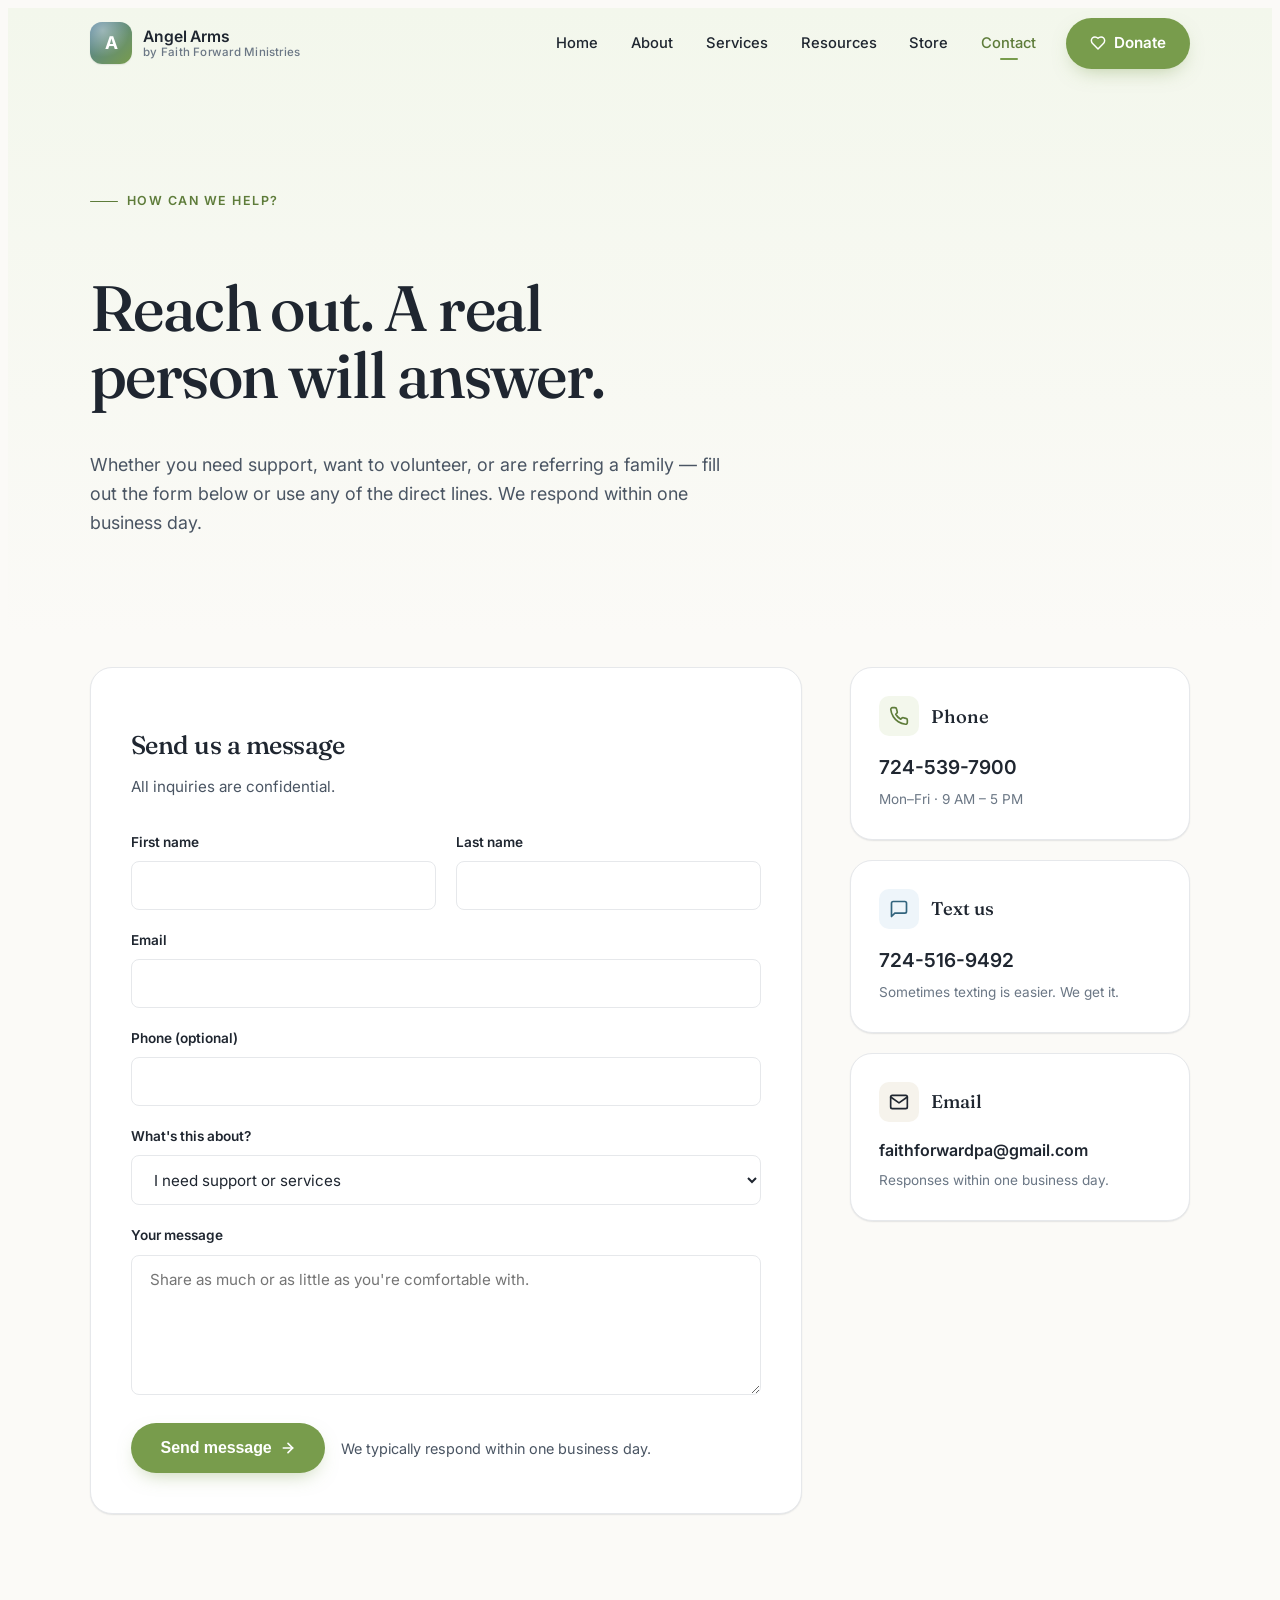
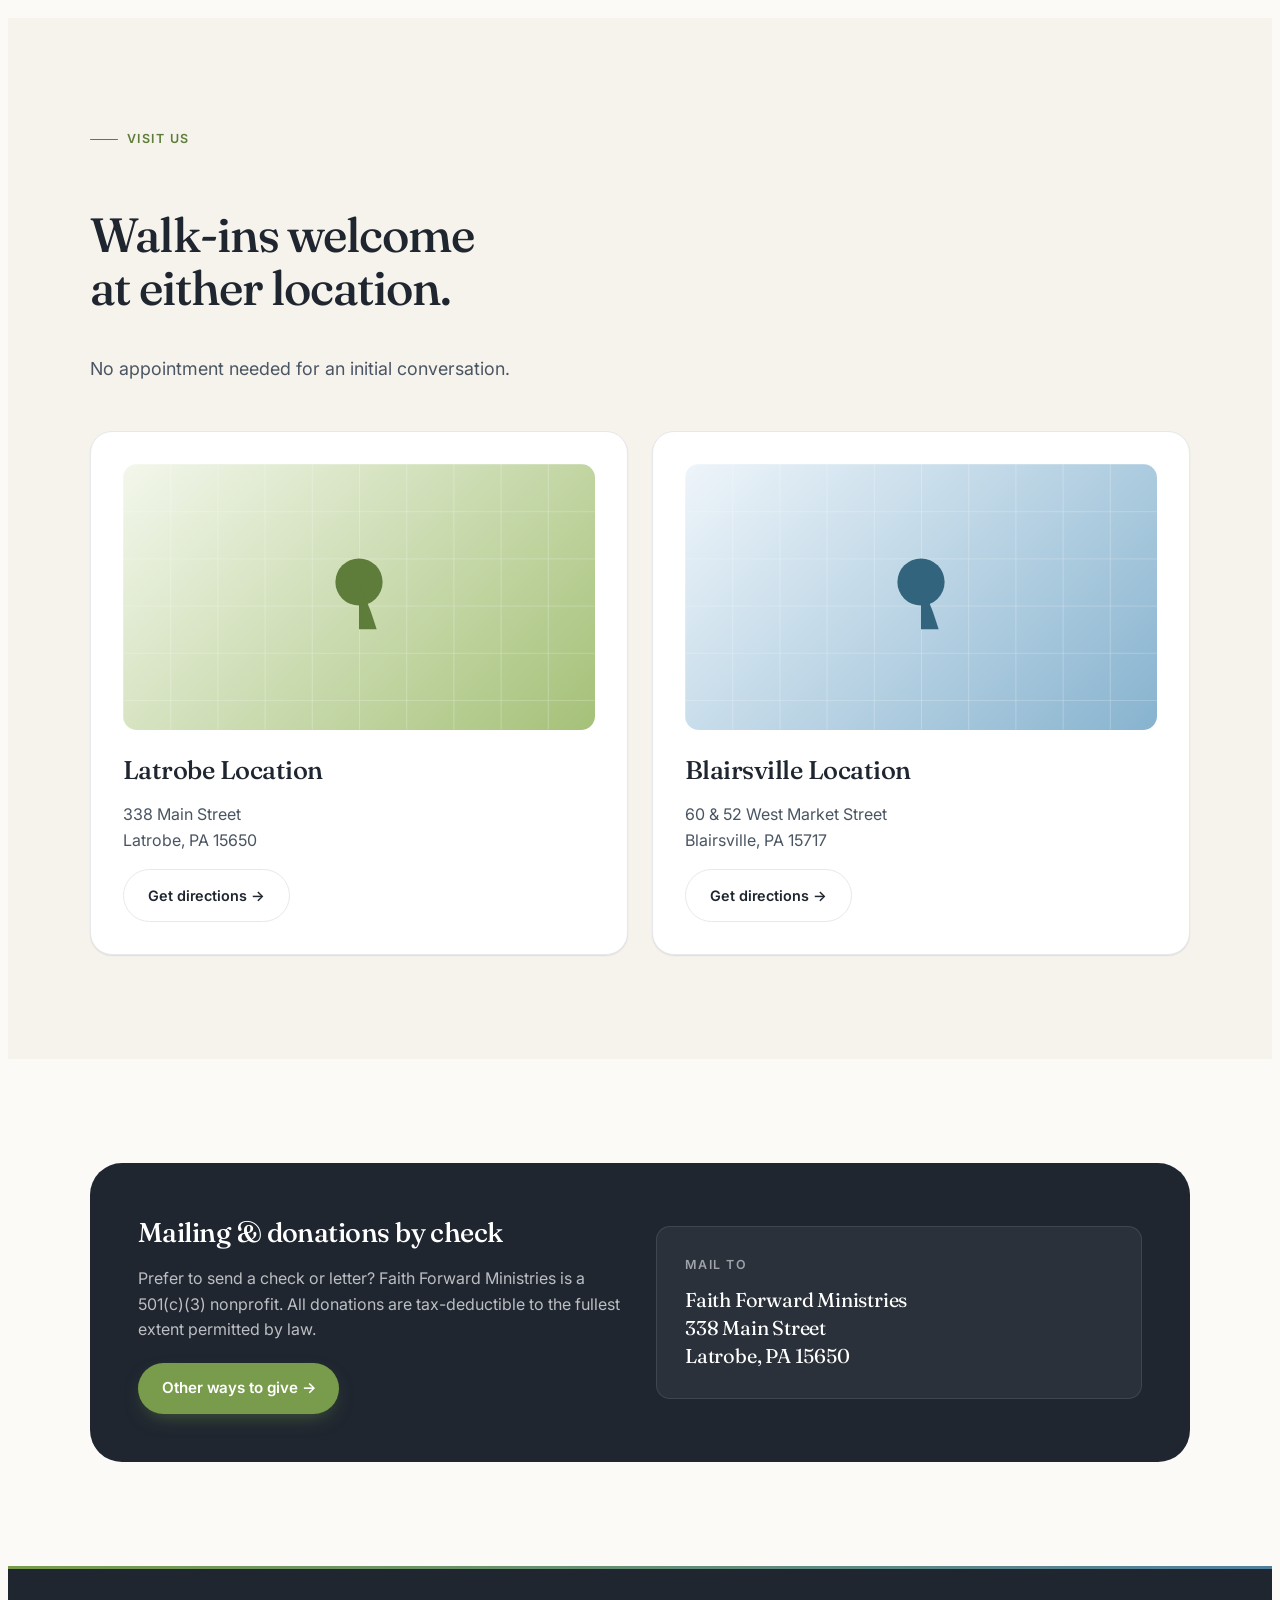
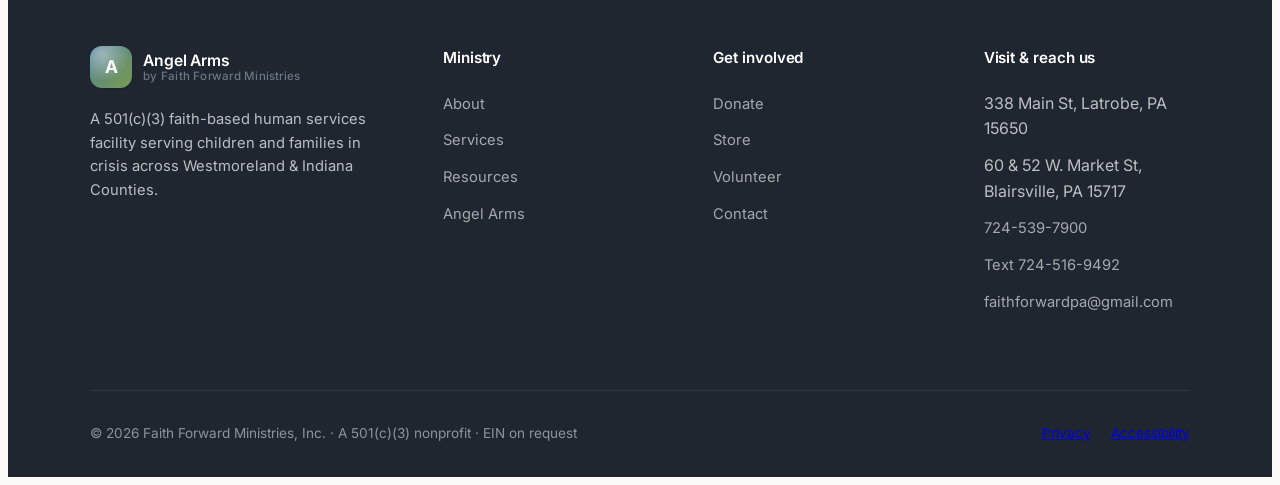
<file: contact.html>
<!DOCTYPE html>
<html lang="en">
<head>
  <meta charset="UTF-8" />
  <meta name="viewport" content="width=device-width, initial-scale=1.0" />
  <title>Contact — Angel Arms &amp; Faith Forward Ministries</title>
  <meta name="description" content="Reach Faith Forward Ministries and Angel Arms by phone, text, email, or visit us in Latrobe or Blairsville, PA." />
  <meta name="theme-color" content="#507f9d" />

  <link rel="preconnect" href="https://fonts.googleapis.com" />
  <link rel="preconnect" href="https://fonts.gstatic.com" crossorigin />
  <link href="https://fonts.googleapis.com/css2?family=Fraunces:opsz,wght@9..144,400;9..144,500;9..144,600&family=Inter:wght@400;500;600;700&display=swap" rel="stylesheet" />

  <link rel="stylesheet" href="assets/css/styles.css" />
  <link rel="icon" type="image/svg+xml" href="data:image/svg+xml,%3Csvg xmlns='http://www.w3.org/2000/svg' viewBox='0 0 100 100'%3E%3Crect width='100' height='100' rx='22' fill='url(%23g)'/%3E%3Cdefs%3E%3ClinearGradient id='g' x1='0' y1='0' x2='100' y2='100'%3E%3Cstop stop-color='%23507f9d'/%3E%3Cstop offset='1' stop-color='%23789c4c'/%3E%3C/linearGradient%3E%3C/defs%3E%3Ctext x='50' y='66' text-anchor='middle' font-family='Georgia' font-size='52' font-weight='600' fill='white'%3EA%3C/text%3E%3C/svg%3E" />
</head>
<body>

  <nav class="site-nav" aria-label="Primary">
    <div class="container-tight site-nav__inner">
      <a href="index.html" class="site-nav__brand">
        <div class="site-nav__brand-mark" aria-hidden="true">A</div>
        <div class="site-nav__brand-text">
          <span class="site-nav__brand-name">Angel Arms</span>
          <span class="site-nav__brand-sub">by Faith Forward Ministries</span>
        </div>
      </a>
      <div class="site-nav__menu">
        <a class="site-nav__link" href="index.html">Home</a>
        <a class="site-nav__link" href="about.html">About</a>
        <a class="site-nav__link" href="services.html">Services</a>
        <a class="site-nav__link" href="resources.html">Resources</a>
        <a class="site-nav__link" href="store.html">Store</a>
        <a class="site-nav__link active" href="contact.html">Contact</a>
        <a class="btn btn--primary site-nav__cta" href="donate.html">
          <svg width="16" height="16" viewBox="0 0 24 24" fill="none" stroke="currentColor" stroke-width="2.2" stroke-linecap="round" stroke-linejoin="round"><path d="M19 14c1.49-1.46 3-3.21 3-5.5A5.5 5.5 0 0 0 16.5 3c-1.76 0-3 .5-4.5 2-1.5-1.5-2.74-2-4.5-2A5.5 5.5 0 0 0 2 8.5c0 2.29 1.51 4.04 3 5.5l7 7Z"/></svg>
          Donate
        </a>
      </div>
      <button class="site-nav__toggle" aria-label="Open menu" data-menu-open>
        <svg width="20" height="20" viewBox="0 0 24 24" fill="none" stroke="currentColor" stroke-width="2" stroke-linecap="round"><line x1="3" y1="6" x2="21" y2="6"/><line x1="3" y1="12" x2="21" y2="12"/><line x1="3" y1="18" x2="21" y2="18"/></svg>
      </button>
    </div>
  </nav>

  <div class="mobile-menu" aria-hidden="true">
    <button class="mobile-menu__close" aria-label="Close menu" data-menu-close>
      <svg width="20" height="20" viewBox="0 0 24 24" fill="none" stroke="currentColor" stroke-width="2" stroke-linecap="round"><line x1="18" y1="6" x2="6" y2="18"/><line x1="6" y1="6" x2="18" y2="18"/></svg>
    </button>
    <a class="mobile-menu__link" href="index.html">Home</a>
    <a class="mobile-menu__link" href="about.html">About</a>
    <a class="mobile-menu__link" href="services.html">Services</a>
    <a class="mobile-menu__link" href="resources.html">Resources</a>
    <a class="mobile-menu__link" href="store.html">Store</a>
    <a class="mobile-menu__link" href="contact.html">Contact</a>
    <a class="mobile-menu__link" href="donate.html" style="color: var(--ff-primary-dark);">Donate →</a>
  </div>

  <!-- ============ PAGE HEADER ============ -->
  <header class="page-header page-header--ff">
    <div class="container-tight">
      <div class="reveal" style="max-width: 760px;">
        <div class="eyebrow">How can we help?</div>
        <h1 class="heading-1 text-balance">Reach out. A real person will answer.</h1>
        <p class="lede" style="margin-top: 1.5rem;">
          Whether you need support, want to volunteer, or are referring a family — fill out the form below or use any of the direct lines. We respond within one business day.
        </p>
      </div>
    </div>
  </header>

  <!-- ============ FORM + DIRECT ============ -->
  <section class="section" style="padding-top: 2rem;">
    <div class="container-tight">
      <div class="contact-grid">

        <!--
          ============================================================
          WEB3FORMS WIRING (free, unlimited submissions, no account)
          1. Go to https://web3forms.com.
          2. Enter faithforwardpa@gmail.com under "Get Access Key" — they
             email you the key (it's a long UUID like 9a2b... ).
          3. Replace YOUR_ACCESS_KEY below with that key. Push to GitHub
             and Vercel will auto-redeploy. That's it — submissions email
             to faithforwardpa@gmail.com.
          ============================================================
        -->
        <!-- FORM -->
        <form
          class="reveal contact-form"
          data-contact-form
          action="https://api.web3forms.com/submit"
          method="POST">

          <input type="hidden" name="access_key" value="YOUR_ACCESS_KEY" />
          <input type="hidden" name="subject" value="New message from AngelArmsPA.org" />
          <input type="hidden" name="from_name" value="Angel Arms Website" />
          <input type="checkbox" name="botcheck" tabindex="-1" autocomplete="off" style="display:none;" aria-hidden="true" />

          <h2 class="heading-3" style="margin-bottom: 0.5rem;">Send us a message</h2>
          <p style="color: var(--slate); font-size: 0.95rem; margin-bottom: 2rem;">All inquiries are confidential.</p>

            <div class="contact-form__name-row">
              <div class="field">
                <label class="field__label" for="first-name">First name</label>
                <input class="field__input" id="first-name" type="text" name="first-name" required />
              </div>
              <div class="field">
                <label class="field__label" for="last-name">Last name</label>
                <input class="field__input" id="last-name" type="text" name="last-name" required />
              </div>
            </div>

            <div class="field" style="margin-top: 1.25rem;">
              <label class="field__label" for="email">Email</label>
              <input class="field__input" id="email" type="email" name="email" required />
            </div>

            <div class="field" style="margin-top: 1.25rem;">
              <label class="field__label" for="phone">Phone (optional)</label>
              <input class="field__input" id="phone" type="tel" name="phone" />
            </div>

            <div class="field" style="margin-top: 1.25rem;">
              <label class="field__label" for="topic">What's this about?</label>
              <select class="field__select" id="topic" name="topic">
                <option>I need support or services</option>
                <option>I want to volunteer</option>
                <option>I'd like to refer a family</option>
                <option>I have a donation question</option>
                <option>Media or partnership inquiry</option>
                <option>Something else</option>
              </select>
            </div>

            <div class="field" style="margin-top: 1.25rem;">
              <label class="field__label" for="message">Your message</label>
              <textarea class="field__textarea" id="message" name="message" required placeholder="Share as much or as little as you're comfortable with."></textarea>
            </div>

            <div style="margin-top: 1.75rem; display: flex; align-items: center; gap: 1rem; flex-wrap: wrap;">
              <button type="submit" class="btn btn--primary btn--lg">
                Send message
                <svg width="16" height="16" viewBox="0 0 24 24" fill="none" stroke="currentColor" stroke-width="2.5" stroke-linecap="round" stroke-linejoin="round"><path d="M5 12h14"/><path d="m12 5 7 7-7 7"/></svg>
              </button>
              <p data-form-status style="margin: 0; font-size: 0.9rem; color: var(--slate);">We typically respond within one business day.</p>
            </div>
          </form>

          <!-- DIRECT CONTACTS -->
          <aside class="reveal" style="display: grid; gap: 1.25rem; align-content: start;">

            <div class="card" style="padding: 1.75rem;">
              <div style="display: flex; align-items: center; gap: 0.75rem; margin-bottom: 1rem;">
                <div style="width: 40px; height: 40px; border-radius: 10px; background: var(--ff-primary-tint); color: var(--ff-primary-dark); display: grid; place-items: center;">
                  <svg width="20" height="20" viewBox="0 0 24 24" fill="none" stroke="currentColor" stroke-width="2" stroke-linecap="round" stroke-linejoin="round"><path d="M22 16.92v3a2 2 0 0 1-2.18 2 19.79 19.79 0 0 1-8.63-3.07 19.5 19.5 0 0 1-6-6 19.79 19.79 0 0 1-3.07-8.67A2 2 0 0 1 4.11 2h3a2 2 0 0 1 2 1.72c.13.96.37 1.9.72 2.81a2 2 0 0 1-.45 2.11L8.09 9.91a16 16 0 0 0 6 6l1.27-1.27a2 2 0 0 1 2.11-.45c.91.35 1.85.59 2.81.72A2 2 0 0 1 22 16.92Z"/></svg>
                </div>
                <h3 style="font-family: 'Fraunces', serif; font-size: 1.15rem; margin: 0; font-weight: 500;">Phone</h3>
              </div>
              <a href="tel:7245397900" style="font-size: 1.2rem; font-weight: 600; color: var(--charcoal); text-decoration: none;">724-539-7900</a>
              <p style="margin: 0.4rem 0 0; font-size: 0.85rem; color: var(--slate-soft);">Mon–Fri · 9 AM – 5 PM</p>
            </div>

            <div class="card" style="padding: 1.75rem;">
              <div style="display: flex; align-items: center; gap: 0.75rem; margin-bottom: 1rem;">
                <div style="width: 40px; height: 40px; border-radius: 10px; background: var(--aa-primary-tint); color: var(--aa-primary-dark); display: grid; place-items: center;">
                  <svg width="20" height="20" viewBox="0 0 24 24" fill="none" stroke="currentColor" stroke-width="2" stroke-linecap="round" stroke-linejoin="round"><path d="M21 15a2 2 0 0 1-2 2H7l-4 4V5a2 2 0 0 1 2-2h14a2 2 0 0 1 2 2z"/></svg>
                </div>
                <h3 style="font-family: 'Fraunces', serif; font-size: 1.15rem; margin: 0; font-weight: 500;">Text us</h3>
              </div>
              <a href="sms:7245169492" style="font-size: 1.2rem; font-weight: 600; color: var(--charcoal); text-decoration: none;">724-516-9492</a>
              <p style="margin: 0.4rem 0 0; font-size: 0.85rem; color: var(--slate-soft);">Sometimes texting is easier. We get it.</p>
            </div>

            <div class="card" style="padding: 1.75rem;">
              <div style="display: flex; align-items: center; gap: 0.75rem; margin-bottom: 1rem;">
                <div style="width: 40px; height: 40px; border-radius: 10px; background: var(--bg-warm); color: var(--charcoal); display: grid; place-items: center;">
                  <svg width="20" height="20" viewBox="0 0 24 24" fill="none" stroke="currentColor" stroke-width="2" stroke-linecap="round" stroke-linejoin="round"><path d="M4 4h16c1.1 0 2 .9 2 2v12c0 1.1-.9 2-2 2H4c-1.1 0-2-.9-2-2V6c0-1.1.9-2 2-2z"/><polyline points="22,6 12,13 2,6"/></svg>
                </div>
                <h3 style="font-family: 'Fraunces', serif; font-size: 1.15rem; margin: 0; font-weight: 500;">Email</h3>
              </div>
              <a href="mailto:faithforwardpa@gmail.com" style="font-size: 1rem; font-weight: 600; color: var(--charcoal); text-decoration: none; word-break: break-all;">faithforwardpa@gmail.com</a>
              <p style="margin: 0.4rem 0 0; font-size: 0.85rem; color: var(--slate-soft);">Responses within one business day.</p>
            </div>

        </aside>

      </div>
    </div>
    <style>
      .contact-grid {
        display: grid;
        gap: 2rem;
        grid-template-columns: 1fr;
        align-items: start;
      }
      @media (min-width: 900px) {
        .contact-grid {
          grid-template-columns: minmax(0, 1fr) 340px;
          gap: 3rem;
        }
      }

      .contact-form {
        background: white;
        padding: 1.5rem;
        border-radius: var(--radius-lg);
        border: 1px solid var(--line);
        box-shadow: var(--shadow-sm);
        min-width: 0;
      }
      @media (min-width: 480px) {
        .contact-form { padding: 2rem; }
      }
      @media (min-width: 768px) {
        .contact-form { padding: 2.5rem; }
      }

      .contact-form__name-row {
        display: grid;
        gap: 1.25rem;
        grid-template-columns: 1fr;
      }
      @media (min-width: 520px) {
        .contact-form__name-row {
          grid-template-columns: 1fr 1fr;
        }
      }
    </style>
  </section>

  <!-- ============ LOCATIONS ============ -->
  <section class="section" style="background: var(--bg-warm);">
    <div class="container-tight">
      <div class="reveal" style="margin-bottom: 3rem; max-width: 620px;">
        <div class="eyebrow">Visit us</div>
        <h2 class="heading-2 text-balance">Walk-ins welcome at either location.</h2>
        <p class="lede" style="margin-top: 1.25rem;">No appointment needed for an initial conversation.</p>
      </div>

      <div style="display: grid; gap: 1.5rem; grid-template-columns: repeat(auto-fit, minmax(300px, 1fr));" class="reveal-stagger">

        <article class="card" style="padding: 2rem; overflow: hidden;">
          <div style="aspect-ratio: 16/9; border-radius: var(--radius); margin-bottom: 1.5rem; background: linear-gradient(135deg, var(--ff-primary-tint) 0%, var(--ff-primary-light) 100%); position: relative; overflow: hidden;">
            <svg viewBox="0 0 400 225" preserveAspectRatio="xMidYMid slice" style="width:100%;height:100%;">
              <defs>
                <pattern id="grid1" width="40" height="40" patternUnits="userSpaceOnUse">
                  <path d="M 40 0 L 0 0 0 40" fill="none" stroke="rgba(255,255,255,0.4)" stroke-width="1"/>
                </pattern>
              </defs>
              <rect width="400" height="225" fill="url(#grid1)"/>
              <circle cx="200" cy="100" r="20" fill="var(--ff-primary-dark)"/>
              <path d="M200,100 L200,140 L215,140 L210,125 Z" fill="var(--ff-primary-dark)"/>
            </svg>
          </div>
          <h3 class="heading-3" style="margin-bottom: 0.5rem;">Latrobe Location</h3>
          <p style="color: var(--slate); margin-bottom: 1rem;">338 Main Street<br />Latrobe, PA 15650</p>
          <a class="btn btn--ghost" href="https://maps.google.com/?q=338+Main+St+Latrobe+PA+15650" target="_blank" rel="noopener noreferrer" style="font-size: 0.9rem;">Get directions →</a>
        </article>

        <article class="card" style="padding: 2rem; overflow: hidden;">
          <div style="aspect-ratio: 16/9; border-radius: var(--radius); margin-bottom: 1.5rem; background: linear-gradient(135deg, var(--aa-primary-tint) 0%, var(--aa-primary-light) 100%); position: relative; overflow: hidden;">
            <svg viewBox="0 0 400 225" preserveAspectRatio="xMidYMid slice" style="width:100%;height:100%;">
              <defs>
                <pattern id="grid2" width="40" height="40" patternUnits="userSpaceOnUse">
                  <path d="M 40 0 L 0 0 0 40" fill="none" stroke="rgba(255,255,255,0.4)" stroke-width="1"/>
                </pattern>
              </defs>
              <rect width="400" height="225" fill="url(#grid2)"/>
              <circle cx="200" cy="100" r="20" fill="var(--aa-primary-dark)"/>
              <path d="M200,100 L200,140 L215,140 L210,125 Z" fill="var(--aa-primary-dark)"/>
            </svg>
          </div>
          <h3 class="heading-3" style="margin-bottom: 0.5rem;">Blairsville Location</h3>
          <p style="color: var(--slate); margin-bottom: 1rem;">60 &amp; 52 West Market Street<br />Blairsville, PA 15717</p>
          <a class="btn btn--ghost" href="https://maps.google.com/?q=60+W+Market+St+Blairsville+PA+15717" target="_blank" rel="noopener noreferrer" style="font-size: 0.9rem;">Get directions →</a>
        </article>

      </div>
    </div>
  </section>

  <!-- ============ MAIL / DONATIONS ============ -->
  <section class="section">
    <div class="container-tight">
      <div class="reveal" style="background: var(--charcoal); color: white; padding: 3rem; border-radius: var(--radius-xl); display: grid; gap: 2rem; grid-template-columns: 1fr 1fr; align-items: center;" id="mail-grid">
        <div>
          <h3 style="font-family: 'Fraunces', serif; font-size: 1.7rem; margin: 0 0 0.75rem; font-weight: 500; letter-spacing: -0.02em;">Mailing &amp; donations by check</h3>
          <p style="color: rgba(255,255,255,0.7); margin: 0 0 1.25rem; font-size: 1rem; line-height: 1.6;">
            Prefer to send a check or letter? Faith Forward Ministries is a 501(c)(3) nonprofit. All donations are tax-deductible to the fullest extent permitted by law.
          </p>
          <a href="donate.html" class="btn btn--primary">Other ways to give →</a>
        </div>
        <div style="background: rgba(255,255,255,0.05); padding: 1.75rem; border-radius: var(--radius); border: 1px solid rgba(255,255,255,0.1);">
          <div style="font-size: 0.78rem; text-transform: uppercase; letter-spacing: 0.12em; color: rgba(255,255,255,0.55); font-weight: 600; margin-bottom: 0.75rem;">Mail to</div>
          <div style="font-family: 'Fraunces', serif; font-size: 1.25rem; line-height: 1.4; letter-spacing: -0.01em;">
            Faith Forward Ministries<br />
            338 Main Street<br />
            Latrobe, PA 15650
          </div>
        </div>
      </div>
    </div>
    <style>
      @media (max-width: 768px) {
        #mail-grid { grid-template-columns: 1fr !important; }
      }
    </style>
  </section>

  <!-- ============ FOOTER ============ -->
  <footer class="site-footer">
    <div class="container-tight">
      <div class="site-footer__grid">
        <div>
          <a href="index.html" class="site-nav__brand" style="color: white;">
            <div class="site-nav__brand-mark" aria-hidden="true">A</div>
            <div class="site-nav__brand-text">
              <span class="site-nav__brand-name" style="color: white;">Angel Arms</span>
              <span class="site-nav__brand-sub">by Faith Forward Ministries</span>
            </div>
          </a>
          <p style="margin-top: 1.25rem; font-size: 0.92rem; line-height: 1.6; max-width: 36ch;">
            A 501(c)(3) faith-based human services facility serving children and families in crisis across Westmoreland &amp; Indiana Counties.
          </p>
        </div>
        <div>
          <div class="site-footer__title">Ministry</div>
          <ul class="site-footer__list">
            <li><a href="about.html">About</a></li>
            <li><a href="services.html">Services</a></li>
            <li><a href="resources.html">Resources</a></li>
            <li><a href="services.html#angel-arms">Angel Arms</a></li>
          </ul>
        </div>
        <div>
          <div class="site-footer__title">Get involved</div>
          <ul class="site-footer__list">
            <li><a href="donate.html">Donate</a></li>
            <li><a href="store.html">Store</a></li>
            <li><a href="contact.html">Volunteer</a></li>
            <li><a href="contact.html">Contact</a></li>
          </ul>
        </div>
        <div>
          <div class="site-footer__title">Visit &amp; reach us</div>
          <ul class="site-footer__list">
            <li>338 Main St, Latrobe, PA 15650</li>
            <li>60 &amp; 52 W. Market St, Blairsville, PA 15717</li>
            <li><a href="tel:7245397900">724-539-7900</a></li>
            <li><a href="sms:7245169492">Text 724-516-9492</a></li>
            <li><a href="mailto:faithforwardpa@gmail.com">faithforwardpa@gmail.com</a></li>
          </ul>
        </div>
      </div>
      <div class="site-footer__bottom">
        <div>© <span data-year>2026</span> Faith Forward Ministries, Inc. · A 501(c)(3) nonprofit · EIN on request</div>
        <div style="display: flex; gap: 1.25rem;">
          <a href="#">Privacy</a>
          <a href="#">Accessibility</a>
        </div>
      </div>
    </div>
  </footer>

  <script src="assets/js/main.js"></script>
</body>
</html>
</file>
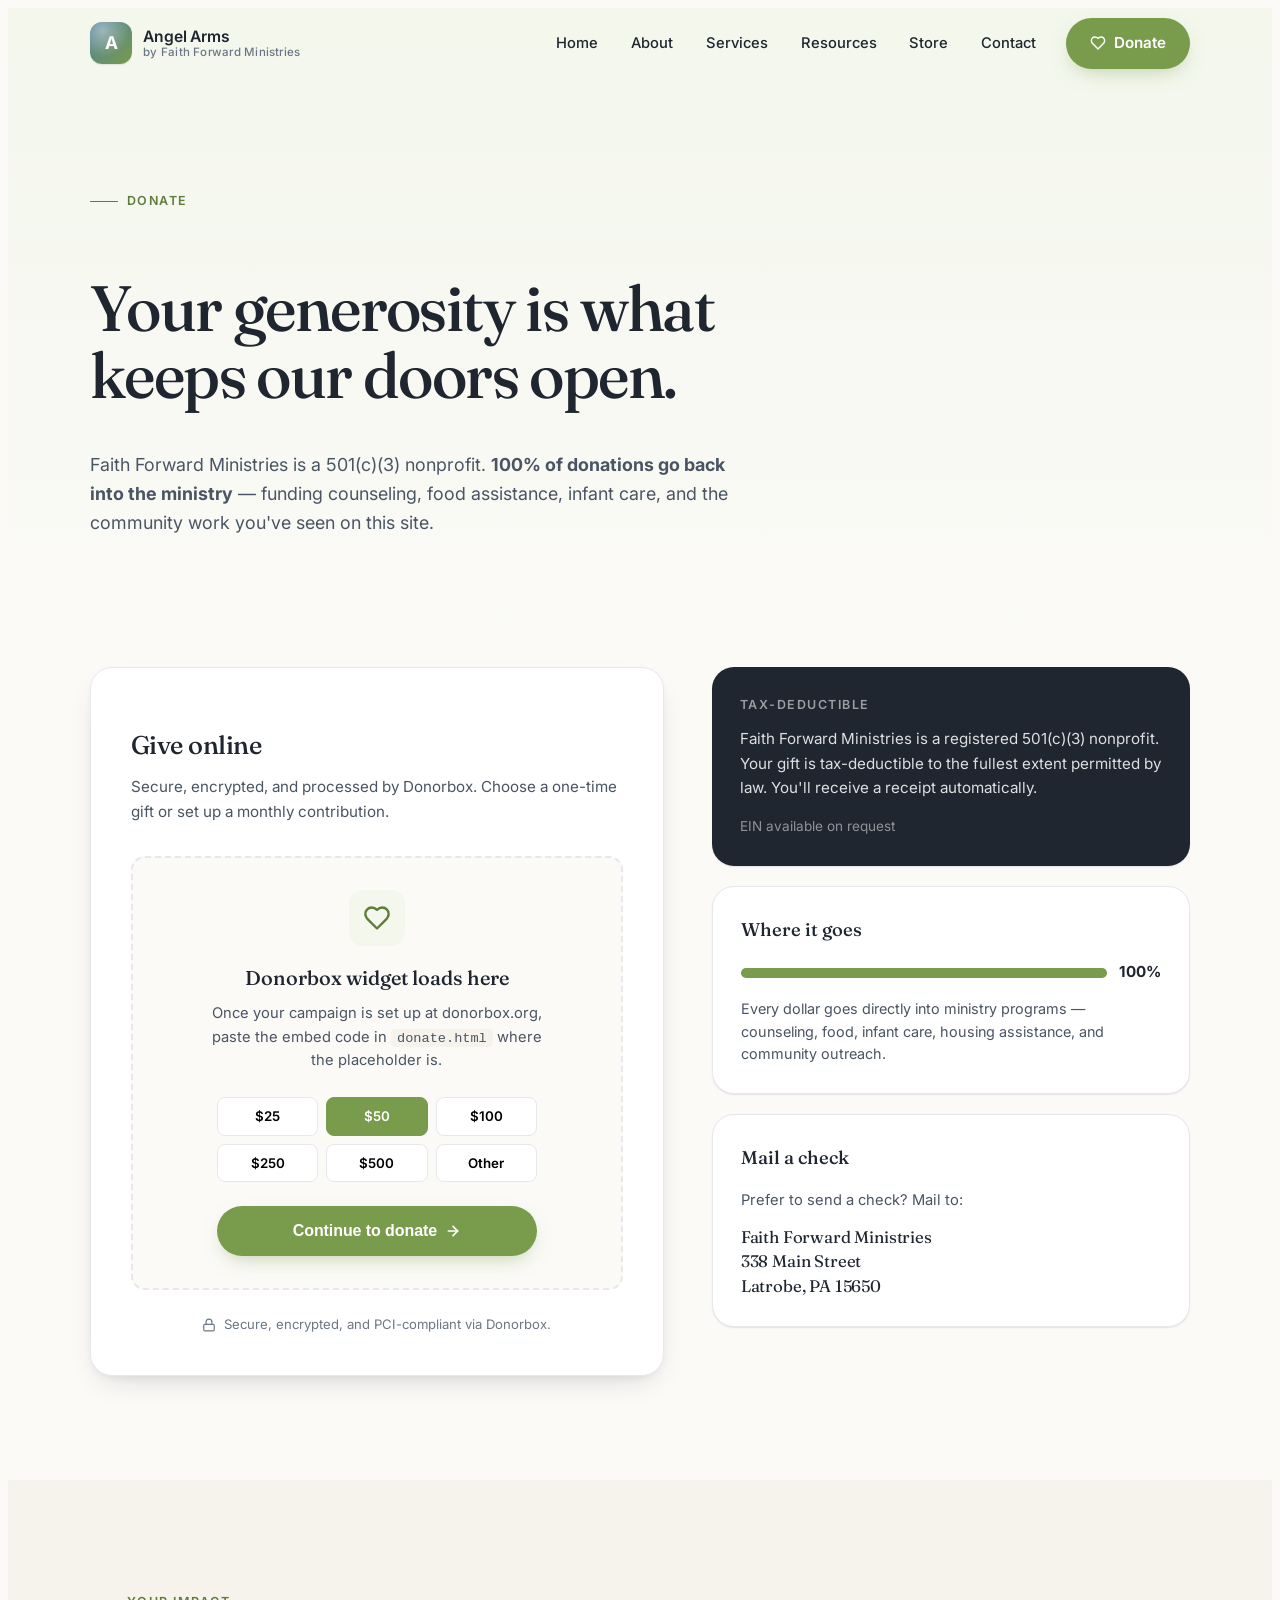
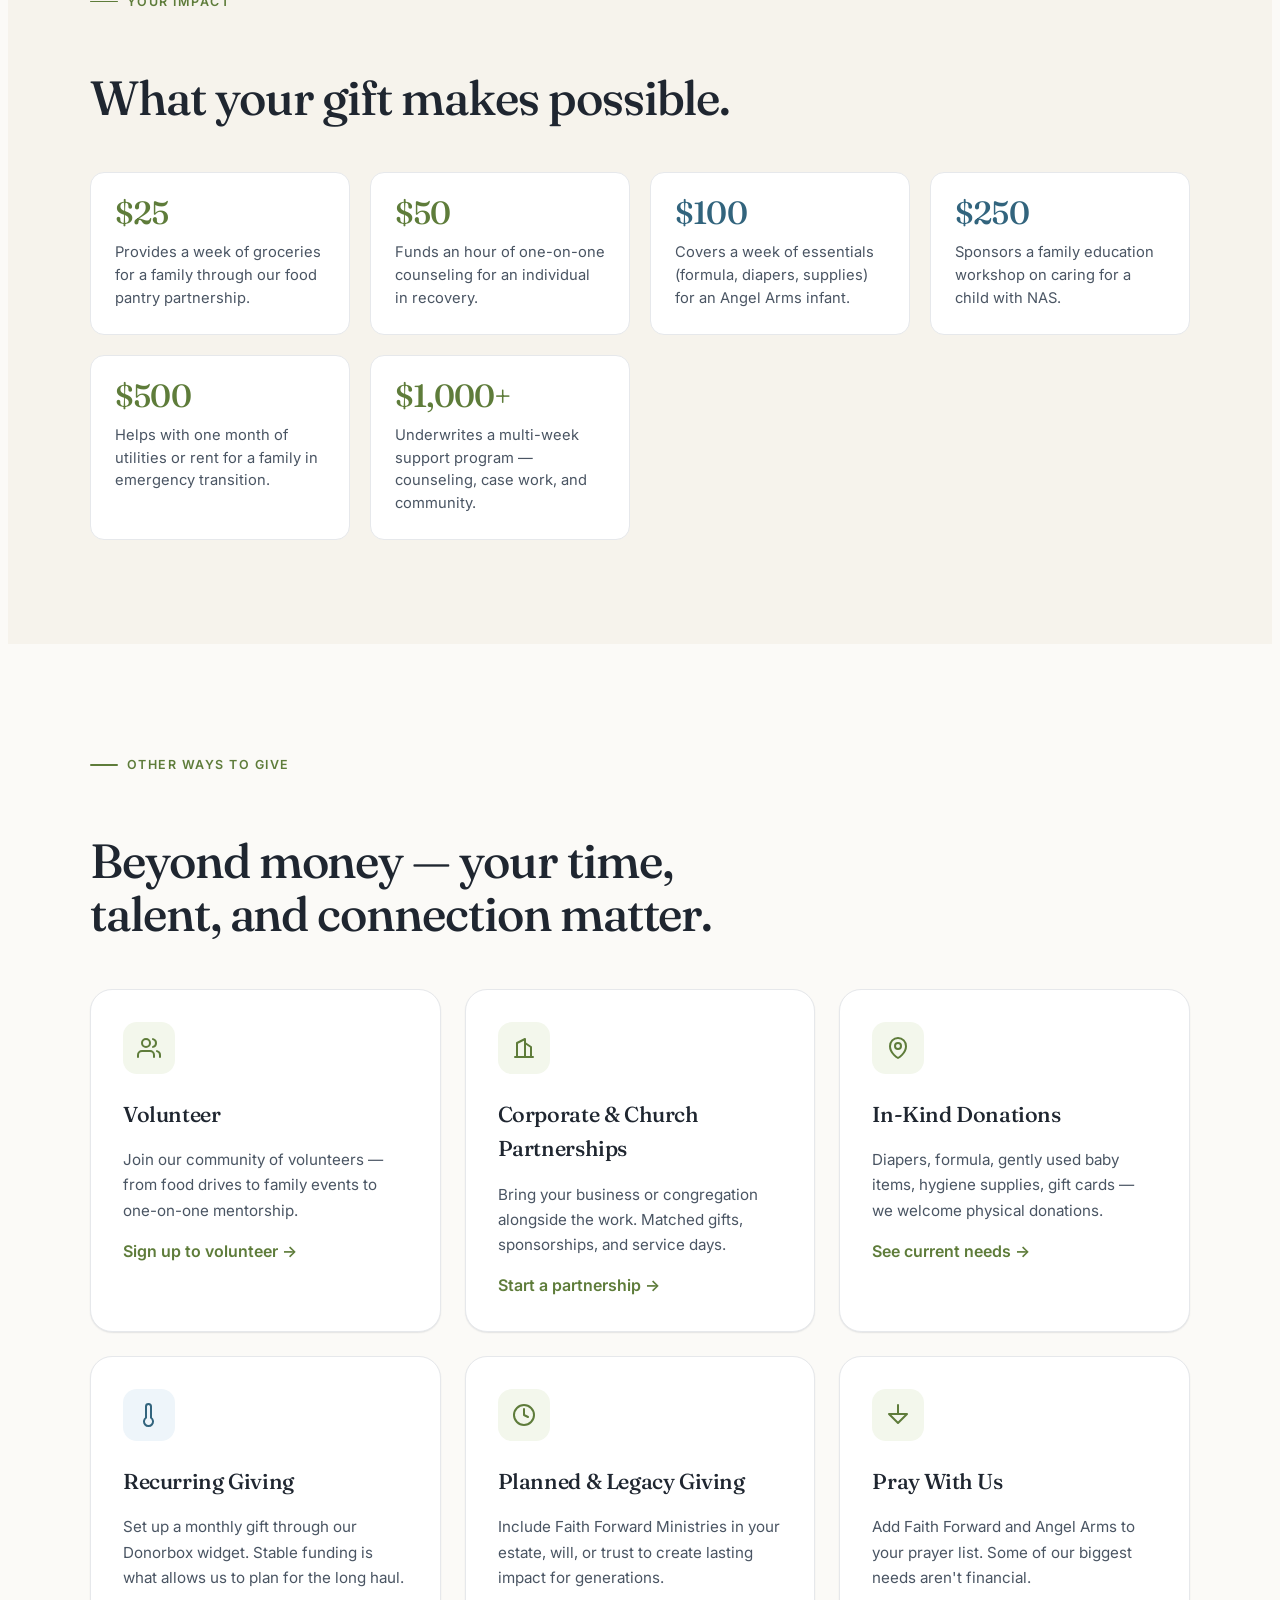
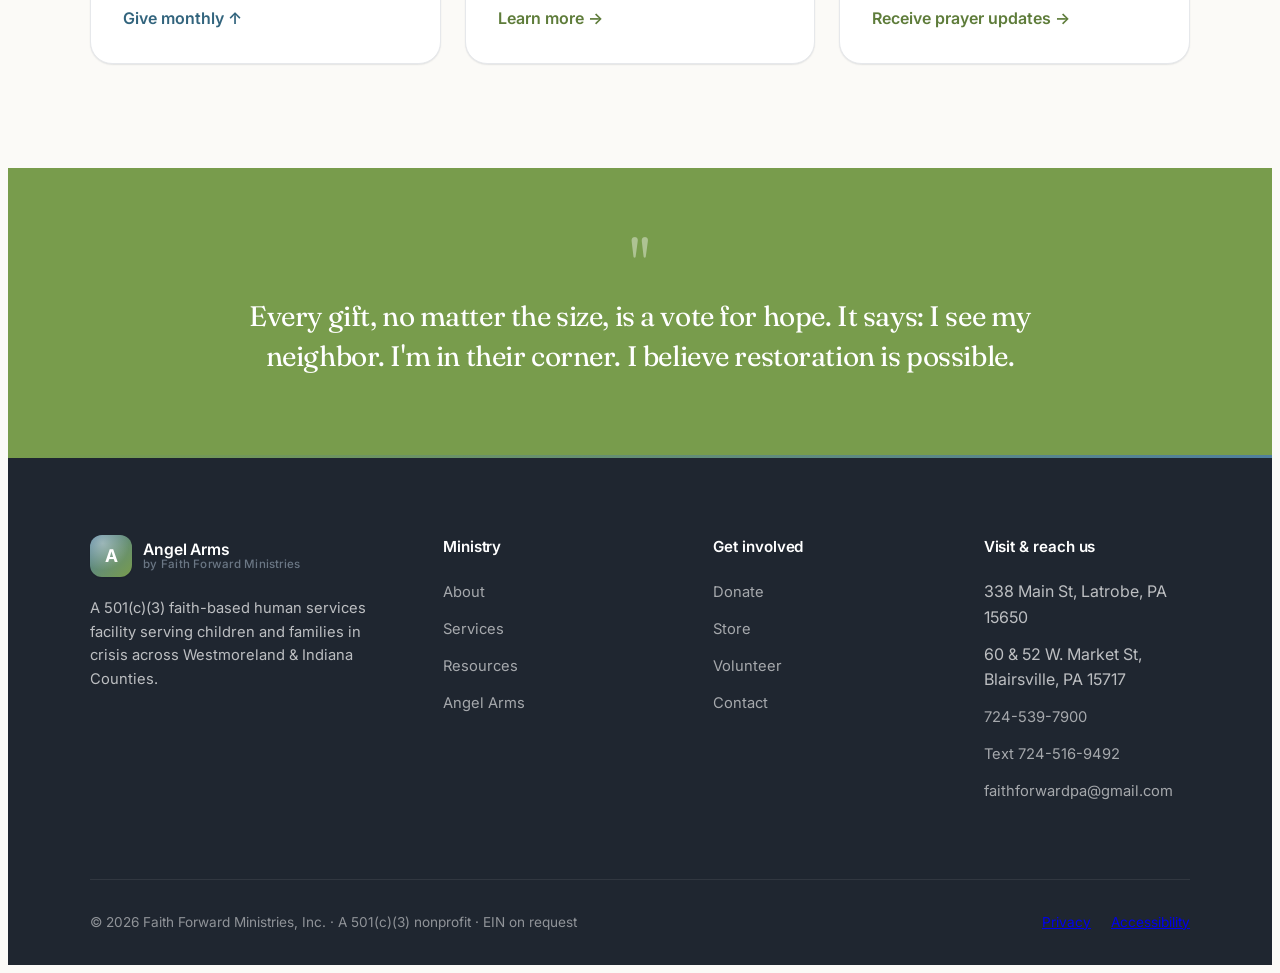
<file: donate.html>
<!DOCTYPE html>
<html lang="en">
<head>
  <meta charset="UTF-8" />
  <meta name="viewport" content="width=device-width, initial-scale=1.0" />
  <title>Donate — Angel Arms &amp; Faith Forward Ministries</title>
  <meta name="description" content="Support Faith Forward Ministries and Angel Arms with a one-time or recurring donation. 100% of donations go back into the ministry. Tax-deductible 501(c)(3)." />
  <meta name="theme-color" content="#507f9d" />

  <link rel="preconnect" href="https://fonts.googleapis.com" />
  <link rel="preconnect" href="https://fonts.gstatic.com" crossorigin />
  <link href="https://fonts.googleapis.com/css2?family=Fraunces:opsz,wght@9..144,400;9..144,500;9..144,600&family=Inter:wght@400;500;600;700&display=swap" rel="stylesheet" />

  <link rel="stylesheet" href="assets/css/styles.css" />
  <link rel="icon" type="image/svg+xml" href="data:image/svg+xml,%3Csvg xmlns='http://www.w3.org/2000/svg' viewBox='0 0 100 100'%3E%3Crect width='100' height='100' rx='22' fill='url(%23g)'/%3E%3Cdefs%3E%3ClinearGradient id='g' x1='0' y1='0' x2='100' y2='100'%3E%3Cstop stop-color='%23507f9d'/%3E%3Cstop offset='1' stop-color='%23789c4c'/%3E%3C/linearGradient%3E%3C/defs%3E%3Ctext x='50' y='66' text-anchor='middle' font-family='Georgia' font-size='52' font-weight='600' fill='white'%3EA%3C/text%3E%3C/svg%3E" />

  <style>
    .impact-level {
      padding: 1.5rem;
      border-radius: var(--radius);
      background: white;
      border: 1px solid var(--line);
      display: flex;
      flex-direction: column;
      gap: 0.75rem;
      transition: all 0.25s var(--ease);
    }
    .impact-level:hover { transform: translateY(-2px); box-shadow: var(--shadow-sm); }
    .impact-amount {
      font-family: 'Fraunces', serif;
      font-size: 2rem;
      font-weight: 500;
      letter-spacing: -0.025em;
      line-height: 1;
      color: var(--ff-primary-dark);
    }
    .impact-amount--aa { color: var(--aa-primary-dark); }
  </style>
</head>
<body>

  <nav class="site-nav" aria-label="Primary">
    <div class="container-tight site-nav__inner">
      <a href="index.html" class="site-nav__brand">
        <div class="site-nav__brand-mark" aria-hidden="true">A</div>
        <div class="site-nav__brand-text">
          <span class="site-nav__brand-name">Angel Arms</span>
          <span class="site-nav__brand-sub">by Faith Forward Ministries</span>
        </div>
      </a>
      <div class="site-nav__menu">
        <a class="site-nav__link" href="index.html">Home</a>
        <a class="site-nav__link" href="about.html">About</a>
        <a class="site-nav__link" href="services.html">Services</a>
        <a class="site-nav__link" href="resources.html">Resources</a>
        <a class="site-nav__link" href="store.html">Store</a>
        <a class="site-nav__link" href="contact.html">Contact</a>
        <a class="btn btn--primary site-nav__cta" href="donate.html">
          <svg width="16" height="16" viewBox="0 0 24 24" fill="none" stroke="currentColor" stroke-width="2.2" stroke-linecap="round" stroke-linejoin="round"><path d="M19 14c1.49-1.46 3-3.21 3-5.5A5.5 5.5 0 0 0 16.5 3c-1.76 0-3 .5-4.5 2-1.5-1.5-2.74-2-4.5-2A5.5 5.5 0 0 0 2 8.5c0 2.29 1.51 4.04 3 5.5l7 7Z"/></svg>
          Donate
        </a>
      </div>
      <button class="site-nav__toggle" aria-label="Open menu" data-menu-open>
        <svg width="20" height="20" viewBox="0 0 24 24" fill="none" stroke="currentColor" stroke-width="2" stroke-linecap="round"><line x1="3" y1="6" x2="21" y2="6"/><line x1="3" y1="12" x2="21" y2="12"/><line x1="3" y1="18" x2="21" y2="18"/></svg>
      </button>
    </div>
  </nav>

  <div class="mobile-menu" aria-hidden="true">
    <button class="mobile-menu__close" aria-label="Close menu" data-menu-close>
      <svg width="20" height="20" viewBox="0 0 24 24" fill="none" stroke="currentColor" stroke-width="2" stroke-linecap="round"><line x1="18" y1="6" x2="6" y2="18"/><line x1="6" y1="6" x2="18" y2="18"/></svg>
    </button>
    <a class="mobile-menu__link" href="index.html">Home</a>
    <a class="mobile-menu__link" href="about.html">About</a>
    <a class="mobile-menu__link" href="services.html">Services</a>
    <a class="mobile-menu__link" href="resources.html">Resources</a>
    <a class="mobile-menu__link" href="store.html">Store</a>
    <a class="mobile-menu__link" href="contact.html">Contact</a>
    <a class="mobile-menu__link" href="donate.html" style="color: var(--ff-primary-dark);">Donate →</a>
  </div>

  <!-- ============ PAGE HEADER ============ -->
  <header class="page-header page-header--ff">
    <div class="container-tight">
      <div class="reveal" style="max-width: 760px;">
        <div class="eyebrow">Donate</div>
        <h1 class="heading-1 text-balance">Your generosity is what keeps our doors open.</h1>
        <p class="lede" style="margin-top: 1.5rem;">
          Faith Forward Ministries is a 501(c)(3) nonprofit. <strong>100% of donations go back into the ministry</strong> — funding counseling, food assistance, infant care, and the community work you've seen on this site.
        </p>
      </div>
    </div>
  </header>

  <!-- ============ DONATE WIDGET ============ -->
  <section class="section" style="padding-top: 2rem;">
    <div class="container-tight">

      <div style="display: grid; gap: 3rem; grid-template-columns: 1.2fr 1fr; align-items: start;" id="give-grid">

        <!-- WIDGET PLACEHOLDER -->
        <div class="reveal" style="background: white; padding: 2.5rem; border-radius: var(--radius-lg); border: 1px solid var(--line); box-shadow: var(--shadow);">
          <h2 class="heading-3" style="margin-bottom: 0.5rem;">Give online</h2>
          <p style="color: var(--slate); font-size: 0.95rem; margin-bottom: 2rem;">Secure, encrypted, and processed by Donorbox. Choose a one-time gift or set up a monthly contribution.</p>

          <!--
            ============================================================
            DONORBOX EMBED — Replace the placeholder below with your live
            embed code after you create your campaign at donorbox.org.

            Example embed (paste in place of the placeholder div):

            <script src="https://donorbox.org/widget.js" paypalExpress="false"></script>
            <iframe src="https://donorbox.org/embed/YOUR-CAMPAIGN-SLUG"
                    name="donorbox"
                    allowpaymentrequest="allowpaymentrequest"
                    seamless="seamless"
                    frameborder="0"
                    scrolling="no"
                    height="900px"
                    width="100%"
                    style="max-width: 500px; min-width: 250px; max-height: none !important;"
                    allow="payment">
            </iframe>
            ============================================================
          -->

          <div style="border: 2px dashed var(--line); border-radius: var(--radius); padding: 2rem; text-align: center; background: var(--bg);">
            <div style="width: 56px; height: 56px; margin: 0 auto 1rem; border-radius: 14px; background: var(--ff-primary-tint); display: grid; place-items: center; color: var(--ff-primary-dark);">
              <svg width="28" height="28" viewBox="0 0 24 24" fill="none" stroke="currentColor" stroke-width="2" stroke-linecap="round" stroke-linejoin="round"><path d="M19 14c1.49-1.46 3-3.21 3-5.5A5.5 5.5 0 0 0 16.5 3c-1.76 0-3 .5-4.5 2-1.5-1.5-2.74-2-4.5-2A5.5 5.5 0 0 0 2 8.5c0 2.29 1.51 4.04 3 5.5l7 7Z"/></svg>
            </div>
            <h3 style="font-family: 'Fraunces', serif; font-size: 1.25rem; font-weight: 500; margin: 0 0 0.5rem;">Donorbox widget loads here</h3>
            <p style="color: var(--slate); font-size: 0.92rem; margin: 0 0 1.5rem; max-width: 38ch; margin-inline: auto;">
              Once your campaign is set up at donorbox.org, paste the embed code in <code style="background: var(--bg-warm); padding: 0.1rem 0.4rem; border-radius: 4px; font-size: 0.85rem;">donate.html</code> where the placeholder is.
            </p>

            <!-- Sample interactive amount buttons (so the page feels alive during development) -->
            <div style="display: grid; grid-template-columns: repeat(3, 1fr); gap: 0.5rem; max-width: 320px; margin: 0 auto 1rem;">
              <button type="button" style="padding: 0.65rem; border: 1px solid var(--line); border-radius: 8px; background: white; font-weight: 600; cursor: pointer; font-family: inherit;">$25</button>
              <button type="button" style="padding: 0.65rem; border: 1px solid var(--ff-primary); border-radius: 8px; background: var(--ff-primary); color: white; font-weight: 600; cursor: pointer; font-family: inherit;">$50</button>
              <button type="button" style="padding: 0.65rem; border: 1px solid var(--line); border-radius: 8px; background: white; font-weight: 600; cursor: pointer; font-family: inherit;">$100</button>
              <button type="button" style="padding: 0.65rem; border: 1px solid var(--line); border-radius: 8px; background: white; font-weight: 600; cursor: pointer; font-family: inherit;">$250</button>
              <button type="button" style="padding: 0.65rem; border: 1px solid var(--line); border-radius: 8px; background: white; font-weight: 600; cursor: pointer; font-family: inherit;">$500</button>
              <button type="button" style="padding: 0.65rem; border: 1px solid var(--line); border-radius: 8px; background: white; font-weight: 600; cursor: pointer; font-family: inherit;">Other</button>
            </div>
            <button type="button" class="btn btn--primary btn--lg" style="width: 100%; max-width: 320px; margin-top: 0.5rem;">
              Continue to donate
              <svg width="16" height="16" viewBox="0 0 24 24" fill="none" stroke="currentColor" stroke-width="2.5" stroke-linecap="round" stroke-linejoin="round"><path d="M5 12h14"/><path d="m12 5 7 7-7 7"/></svg>
            </button>
          </div>

          <div style="margin-top: 1.5rem; display: flex; gap: 0.5rem; align-items: center; font-size: 0.82rem; color: var(--slate-soft); justify-content: center;">
            <svg width="14" height="14" viewBox="0 0 24 24" fill="none" stroke="currentColor" stroke-width="2" stroke-linecap="round" stroke-linejoin="round"><rect x="3" y="11" width="18" height="11" rx="2" ry="2"/><path d="M7 11V7a5 5 0 0 1 10 0v4"/></svg>
            Secure, encrypted, and PCI-compliant via Donorbox.
          </div>
        </div>

        <!-- SIDEBAR -->
        <aside class="reveal" style="display: grid; gap: 1.25rem; align-content: start;">

          <div class="card" style="padding: 1.75rem; background: var(--charcoal); color: white; border: none;">
            <div style="font-size: 0.78rem; text-transform: uppercase; letter-spacing: 0.12em; color: rgba(255,255,255,0.55); font-weight: 600; margin-bottom: 0.75rem;">Tax-deductible</div>
            <p style="margin: 0 0 1rem; font-size: 0.95rem; line-height: 1.6; color: rgba(255,255,255,0.85);">
              Faith Forward Ministries is a registered 501(c)(3) nonprofit. Your gift is tax-deductible to the fullest extent permitted by law. You'll receive a receipt automatically.
            </p>
            <p style="margin: 0; font-size: 0.85rem; color: rgba(255,255,255,0.5);">EIN available on request</p>
          </div>

          <div class="card" style="padding: 1.75rem;">
            <h3 style="font-family: 'Fraunces', serif; font-size: 1.15rem; font-weight: 500; margin: 0 0 1rem;">Where it goes</h3>
            <div style="display: flex; align-items: center; gap: 0.75rem; margin-bottom: 0.85rem;">
              <div style="flex: 1; height: 10px; border-radius: 5px; background: var(--ff-primary-tint); position: relative; overflow: hidden;">
                <div style="position: absolute; left: 0; top: 0; bottom: 0; width: 100%; background: var(--ff-primary);"></div>
              </div>
              <span style="font-weight: 700; font-size: 0.95rem;">100%</span>
            </div>
            <p style="margin: 0; color: var(--slate); font-size: 0.9rem; line-height: 1.55;">
              Every dollar goes directly into ministry programs — counseling, food, infant care, housing assistance, and community outreach.
            </p>
          </div>

          <div class="card" style="padding: 1.75rem;">
            <h3 style="font-family: 'Fraunces', serif; font-size: 1.15rem; font-weight: 500; margin: 0 0 1rem;">Mail a check</h3>
            <p style="margin: 0 0 0.85rem; color: var(--slate); font-size: 0.92rem; line-height: 1.55;">Prefer to send a check? Mail to:</p>
            <p style="font-family: 'Fraunces', serif; font-size: 1.05rem; line-height: 1.45; margin: 0; letter-spacing: -0.01em;">
              Faith Forward Ministries<br />
              338 Main Street<br />
              Latrobe, PA 15650
            </p>
          </div>

        </aside>
      </div>
      <style>
        @media (max-width: 900px) {
          #give-grid { grid-template-columns: 1fr !important; }
        }
      </style>
    </div>
  </section>

  <!-- ============ IMPACT LEVELS ============ -->
  <section class="section" style="background: var(--bg-warm);">
    <div class="container-tight">

      <div class="reveal" style="margin-bottom: 3rem; max-width: 660px;">
        <div class="eyebrow">Your impact</div>
        <h2 class="heading-2 text-balance">What your gift makes possible.</h2>
      </div>

      <div style="display: grid; gap: 1.25rem; grid-template-columns: repeat(auto-fit, minmax(220px, 1fr));" class="reveal-stagger">

        <div class="impact-level">
          <div class="impact-amount">$25</div>
          <p style="margin: 0; color: var(--slate); font-size: 0.92rem; line-height: 1.55;">Provides a week of groceries for a family through our food pantry partnership.</p>
        </div>

        <div class="impact-level">
          <div class="impact-amount">$50</div>
          <p style="margin: 0; color: var(--slate); font-size: 0.92rem; line-height: 1.55;">Funds an hour of one-on-one counseling for an individual in recovery.</p>
        </div>

        <div class="impact-level">
          <div class="impact-amount impact-amount--aa">$100</div>
          <p style="margin: 0; color: var(--slate); font-size: 0.92rem; line-height: 1.55;">Covers a week of essentials (formula, diapers, supplies) for an Angel Arms infant.</p>
        </div>

        <div class="impact-level">
          <div class="impact-amount impact-amount--aa">$250</div>
          <p style="margin: 0; color: var(--slate); font-size: 0.92rem; line-height: 1.55;">Sponsors a family education workshop on caring for a child with NAS.</p>
        </div>

        <div class="impact-level">
          <div class="impact-amount">$500</div>
          <p style="margin: 0; color: var(--slate); font-size: 0.92rem; line-height: 1.55;">Helps with one month of utilities or rent for a family in emergency transition.</p>
        </div>

        <div class="impact-level">
          <div class="impact-amount">$1,000+</div>
          <p style="margin: 0; color: var(--slate); font-size: 0.92rem; line-height: 1.55;">Underwrites a multi-week support program — counseling, case work, and community.</p>
        </div>

      </div>
    </div>
  </section>

  <!-- ============ OTHER WAYS TO GIVE ============ -->
  <section class="section">
    <div class="container-tight">

      <div class="reveal" style="margin-bottom: 3rem; max-width: 720px;">
        <div class="eyebrow">Other ways to give</div>
        <h2 class="heading-2 text-balance">Beyond money — your time, talent, and connection matter.</h2>
      </div>

      <div style="display: grid; gap: 1.5rem; grid-template-columns: repeat(auto-fit, minmax(260px, 1fr));" class="reveal-stagger">

        <article class="card">
          <div class="card__icon card__icon--ff">
            <svg width="24" height="24" viewBox="0 0 24 24" fill="none" stroke="currentColor" stroke-width="2" stroke-linecap="round" stroke-linejoin="round"><path d="M17 21v-2a4 4 0 0 0-4-4H5a4 4 0 0 0-4 4v2"/><circle cx="9" cy="7" r="4"/><path d="M23 21v-2a4 4 0 0 0-3-3.87"/><path d="M16 3.13a4 4 0 0 1 0 7.75"/></svg>
          </div>
          <h3 class="card__title">Volunteer</h3>
          <p class="card__body" style="margin-bottom: 1rem;">Join our community of volunteers — from food drives to family events to one-on-one mentorship.</p>
          <a href="contact.html" style="color: var(--ff-primary-dark); font-weight: 600; text-decoration: none;">Sign up to volunteer →</a>
        </article>

        <article class="card">
          <div class="card__icon card__icon--ff">
            <svg width="24" height="24" viewBox="0 0 24 24" fill="none" stroke="currentColor" stroke-width="2" stroke-linecap="round" stroke-linejoin="round"><path d="M3 21h18"/><path d="M5 21V7l8-4v18"/><path d="M19 21V11l-6-4"/></svg>
          </div>
          <h3 class="card__title">Corporate &amp; Church Partnerships</h3>
          <p class="card__body" style="margin-bottom: 1rem;">Bring your business or congregation alongside the work. Matched gifts, sponsorships, and service days.</p>
          <a href="contact.html" style="color: var(--ff-primary-dark); font-weight: 600; text-decoration: none;">Start a partnership →</a>
        </article>

        <article class="card">
          <div class="card__icon card__icon--ff">
            <svg width="24" height="24" viewBox="0 0 24 24" fill="none" stroke="currentColor" stroke-width="2" stroke-linecap="round" stroke-linejoin="round"><path d="M12 22s-8-4.5-8-11.8A8 8 0 0 1 12 2a8 8 0 0 1 8 8.2c0 7.3-8 11.8-8 11.8z"/><circle cx="12" cy="10" r="3"/></svg>
          </div>
          <h3 class="card__title">In-Kind Donations</h3>
          <p class="card__body" style="margin-bottom: 1rem;">Diapers, formula, gently used baby items, hygiene supplies, gift cards — we welcome physical donations.</p>
          <a href="contact.html" style="color: var(--ff-primary-dark); font-weight: 600; text-decoration: none;">See current needs →</a>
        </article>

        <article class="card">
          <div class="card__icon card__icon--aa">
            <svg width="24" height="24" viewBox="0 0 24 24" fill="none" stroke="currentColor" stroke-width="2" stroke-linecap="round" stroke-linejoin="round"><path d="M14 14.76V3.5a2.5 2.5 0 0 0-5 0v11.26a4.5 4.5 0 1 0 5 0z"/></svg>
          </div>
          <h3 class="card__title">Recurring Giving</h3>
          <p class="card__body" style="margin-bottom: 1rem;">Set up a monthly gift through our Donorbox widget. Stable funding is what allows us to plan for the long haul.</p>
          <a href="#" style="color: var(--aa-primary-dark); font-weight: 600; text-decoration: none;">Give monthly ↑</a>
        </article>

        <article class="card">
          <div class="card__icon card__icon--ff">
            <svg width="24" height="24" viewBox="0 0 24 24" fill="none" stroke="currentColor" stroke-width="2" stroke-linecap="round" stroke-linejoin="round"><circle cx="12" cy="12" r="10"/><polyline points="12,6 12,12 16,14"/></svg>
          </div>
          <h3 class="card__title">Planned &amp; Legacy Giving</h3>
          <p class="card__body" style="margin-bottom: 1rem;">Include Faith Forward Ministries in your estate, will, or trust to create lasting impact for generations.</p>
          <a href="contact.html" style="color: var(--ff-primary-dark); font-weight: 600; text-decoration: none;">Learn more →</a>
        </article>

        <article class="card">
          <div class="card__icon card__icon--ff">
            <svg width="24" height="24" viewBox="0 0 24 24" fill="none" stroke="currentColor" stroke-width="2" stroke-linecap="round" stroke-linejoin="round"><path d="M3 11h18l-9 9-9-9z"/><path d="M12 2v9"/></svg>
          </div>
          <h3 class="card__title">Pray With Us</h3>
          <p class="card__body" style="margin-bottom: 1rem;">Add Faith Forward and Angel Arms to your prayer list. Some of our biggest needs aren't financial.</p>
          <a href="contact.html" style="color: var(--ff-primary-dark); font-weight: 600; text-decoration: none;">Receive prayer updates →</a>
        </article>

      </div>
    </div>
  </section>

  <!-- ============ QUOTE ============ -->
  <section class="section section--snug" style="background: var(--ff-primary); color: white;">
    <div class="container-tight" style="max-width: 880px; text-align: center;">
      <div class="reveal">
        <span style="display: block; font-size: 4rem; line-height: 0.5; font-family: 'Fraunces', serif; color: rgba(255,255,255,0.4); margin-bottom: 1rem;">"</span>
        <p style="font-family: 'Fraunces', serif; font-size: clamp(1.4rem, 2.2vw, 1.9rem); font-weight: 400; line-height: 1.4; letter-spacing: -0.015em; color: white; text-wrap: balance; margin: 0;">
          Every gift, no matter the size, is a vote for hope. It says: I see my neighbor. I'm in their corner. I believe restoration is possible.
        </p>
      </div>
    </div>
  </section>

  <!-- ============ FOOTER ============ -->
  <footer class="site-footer">
    <div class="container-tight">
      <div class="site-footer__grid">
        <div>
          <a href="index.html" class="site-nav__brand" style="color: white;">
            <div class="site-nav__brand-mark" aria-hidden="true">A</div>
            <div class="site-nav__brand-text">
              <span class="site-nav__brand-name" style="color: white;">Angel Arms</span>
              <span class="site-nav__brand-sub">by Faith Forward Ministries</span>
            </div>
          </a>
          <p style="margin-top: 1.25rem; font-size: 0.92rem; line-height: 1.6; max-width: 36ch;">
            A 501(c)(3) faith-based human services facility serving children and families in crisis across Westmoreland &amp; Indiana Counties.
          </p>
        </div>
        <div>
          <div class="site-footer__title">Ministry</div>
          <ul class="site-footer__list">
            <li><a href="about.html">About</a></li>
            <li><a href="services.html">Services</a></li>
            <li><a href="resources.html">Resources</a></li>
            <li><a href="services.html#angel-arms">Angel Arms</a></li>
          </ul>
        </div>
        <div>
          <div class="site-footer__title">Get involved</div>
          <ul class="site-footer__list">
            <li><a href="donate.html">Donate</a></li>
            <li><a href="store.html">Store</a></li>
            <li><a href="contact.html">Volunteer</a></li>
            <li><a href="contact.html">Contact</a></li>
          </ul>
        </div>
        <div>
          <div class="site-footer__title">Visit &amp; reach us</div>
          <ul class="site-footer__list">
            <li>338 Main St, Latrobe, PA 15650</li>
            <li>60 &amp; 52 W. Market St, Blairsville, PA 15717</li>
            <li><a href="tel:7245397900">724-539-7900</a></li>
            <li><a href="sms:7245169492">Text 724-516-9492</a></li>
            <li><a href="mailto:faithforwardpa@gmail.com">faithforwardpa@gmail.com</a></li>
          </ul>
        </div>
      </div>
      <div class="site-footer__bottom">
        <div>© <span data-year>2026</span> Faith Forward Ministries, Inc. · A 501(c)(3) nonprofit · EIN on request</div>
        <div style="display: flex; gap: 1.25rem;">
          <a href="#">Privacy</a>
          <a href="#">Accessibility</a>
        </div>
      </div>
    </div>
  </footer>

  <script src="assets/js/main.js"></script>
</body>
</html>
</file>
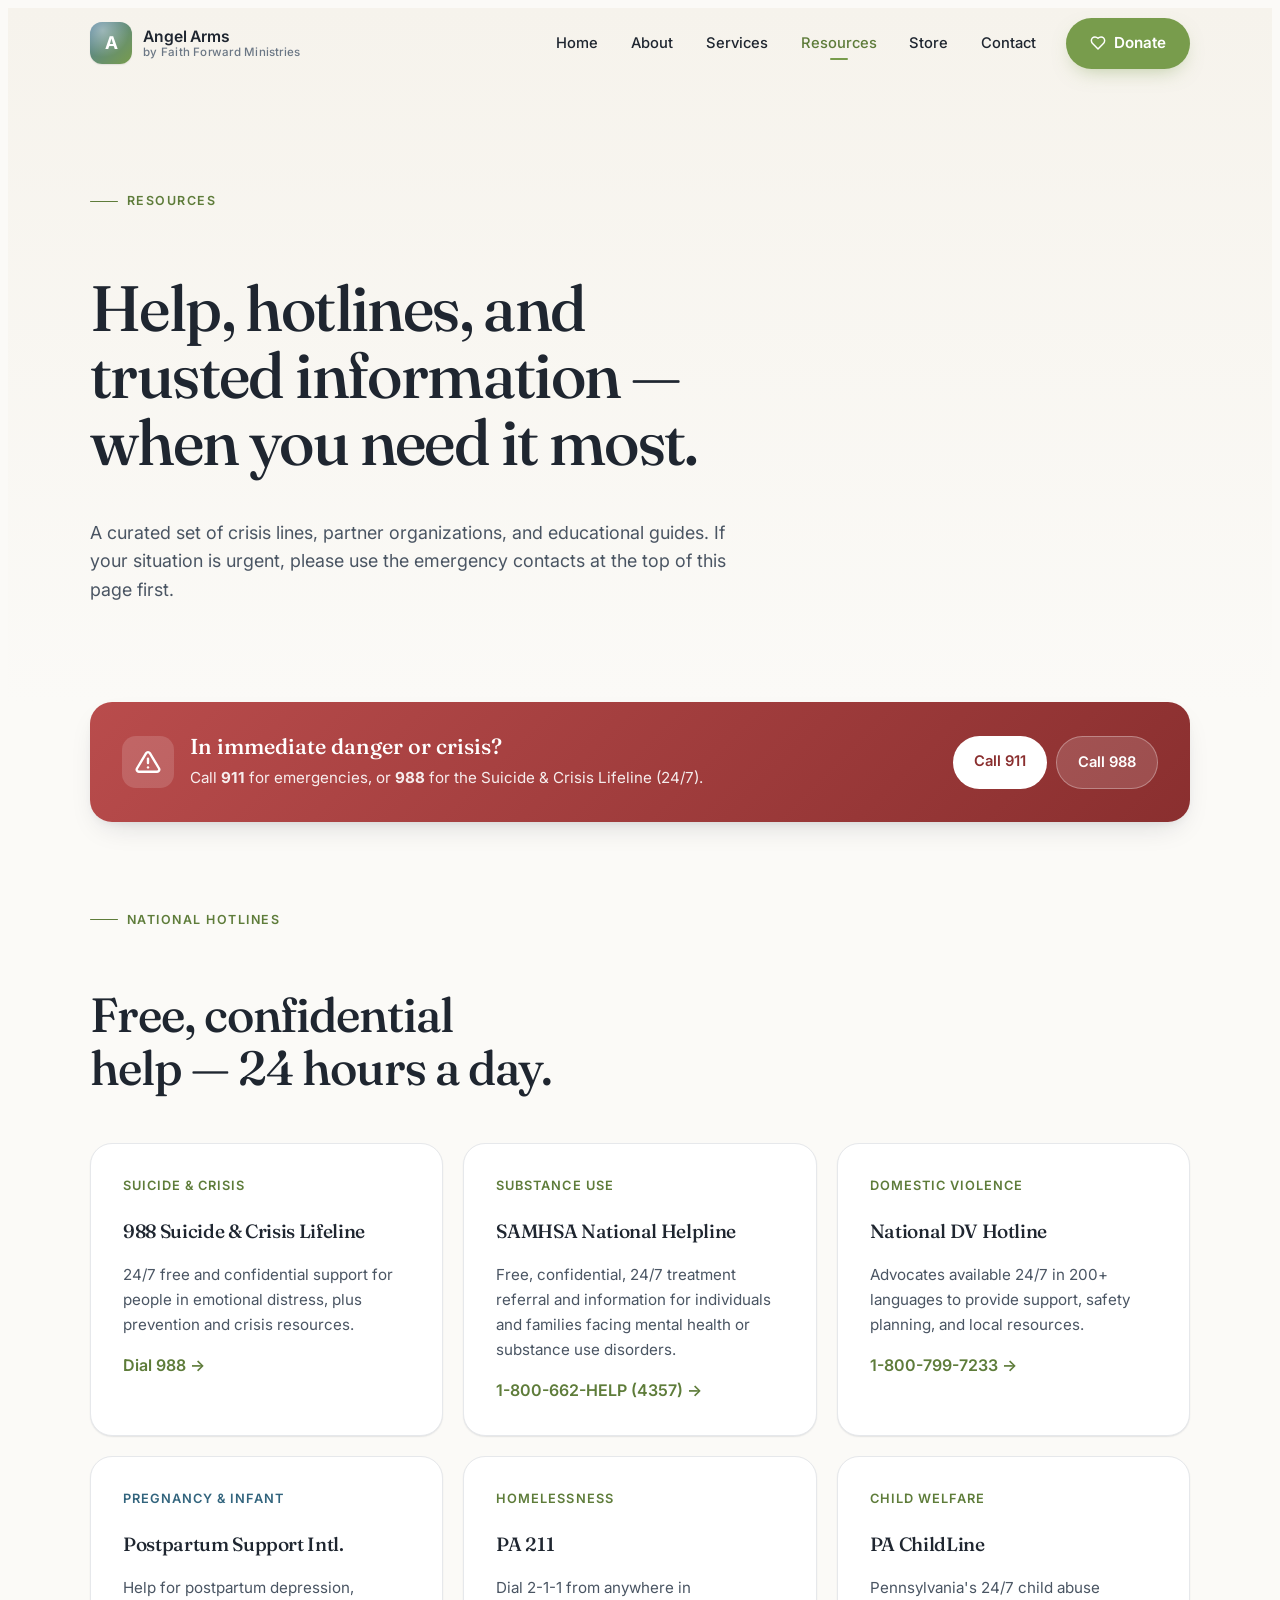
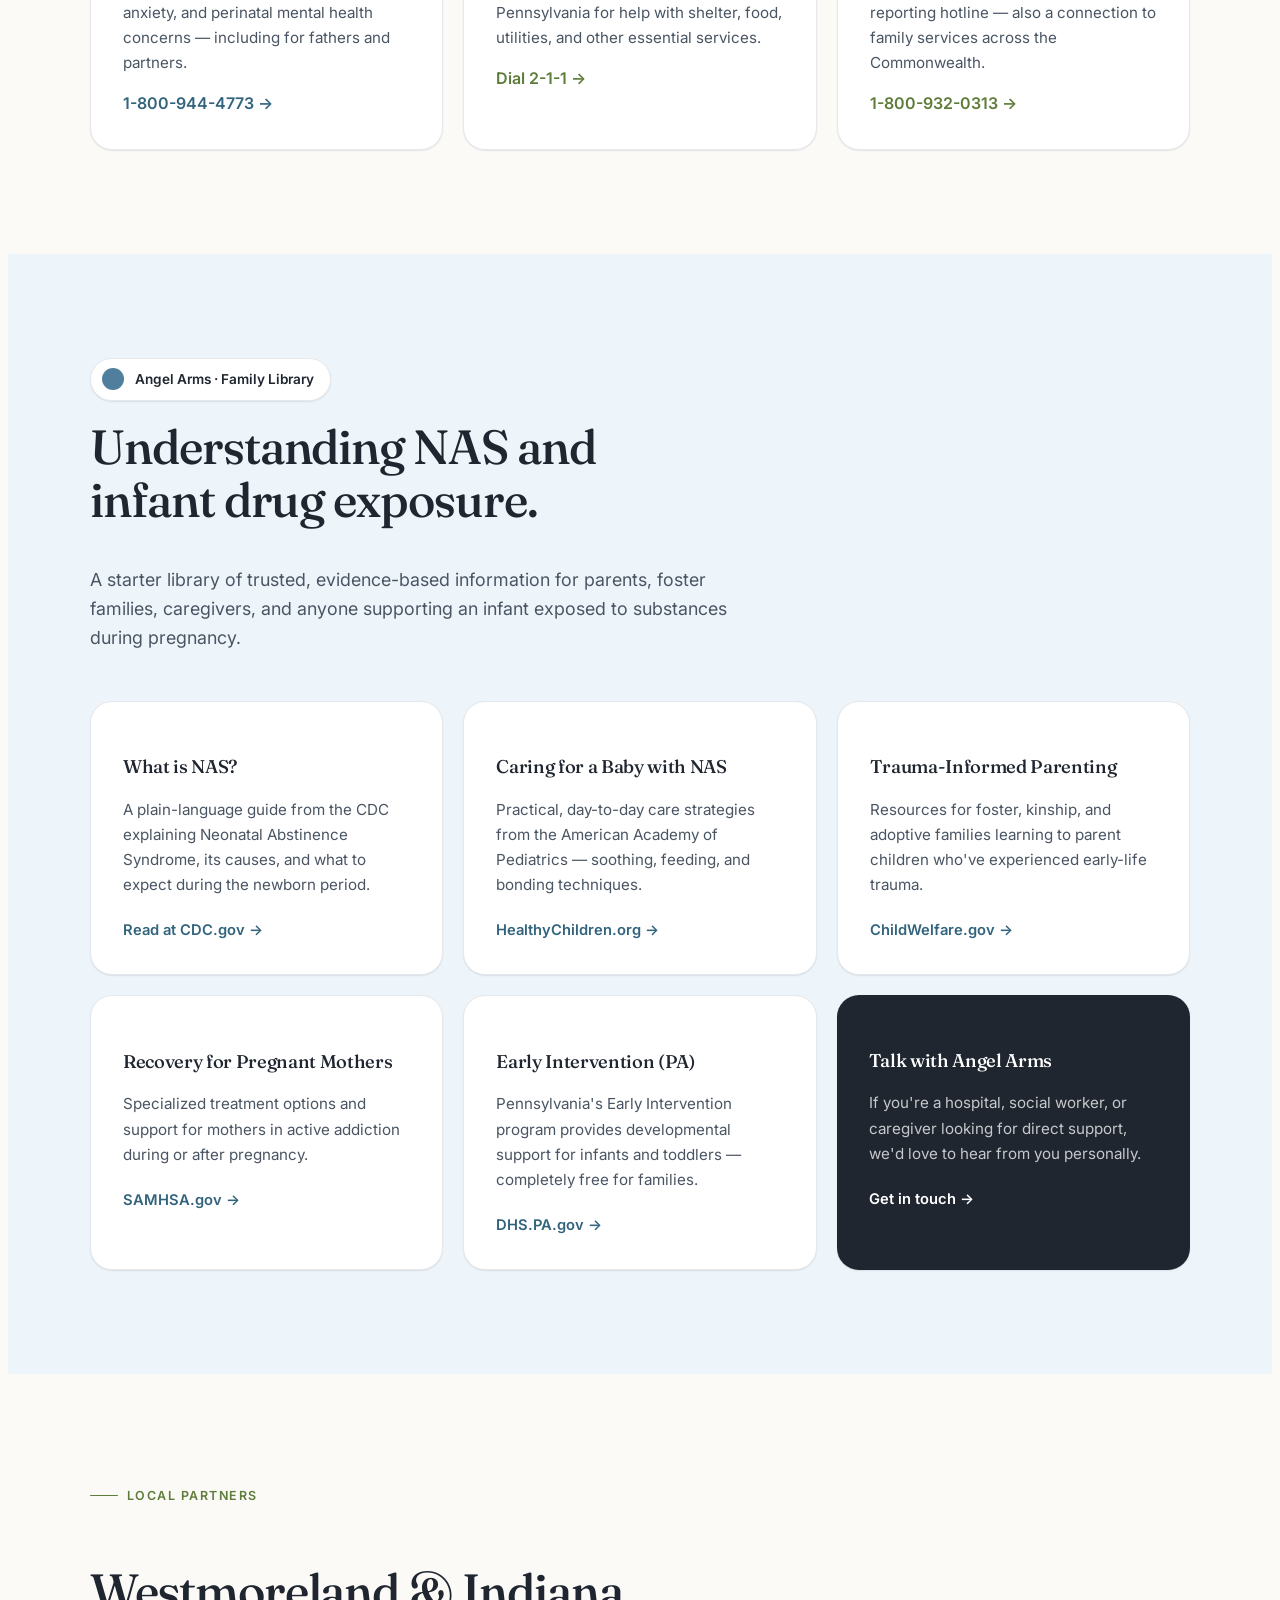
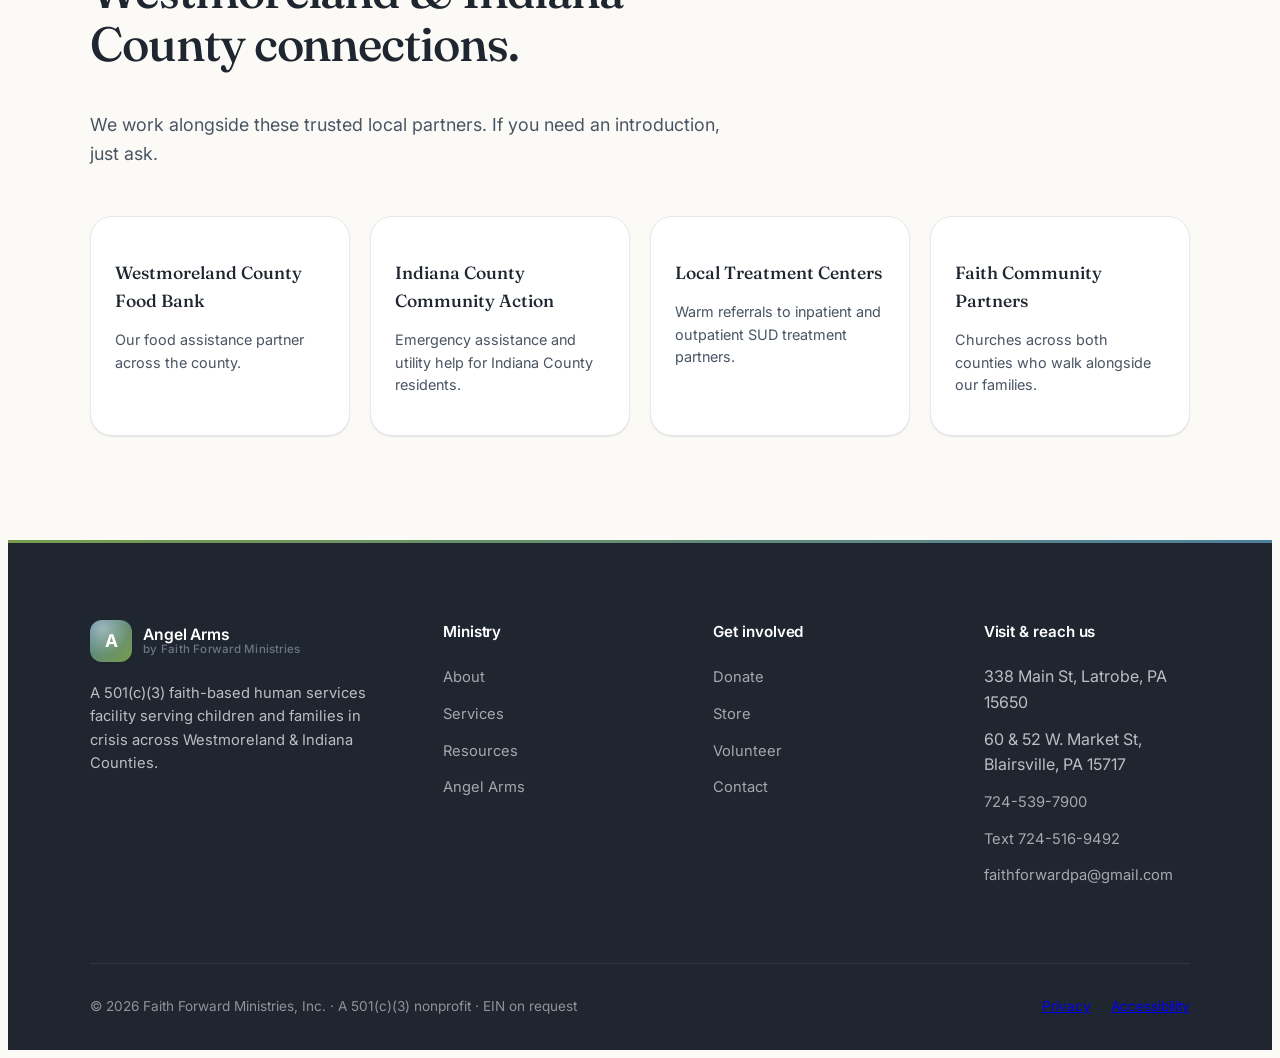
<file: resources.html>
<!DOCTYPE html>
<html lang="en">
<head>
  <meta charset="UTF-8" />
  <meta name="viewport" content="width=device-width, initial-scale=1.0" />
  <title>Resources — Angel Arms &amp; Faith Forward Ministries</title>
  <meta name="description" content="Hotlines, guides, and trusted partner resources for individuals and families facing addiction, crisis, NAS, and life transitions." />
  <meta name="theme-color" content="#507f9d" />

  <link rel="preconnect" href="https://fonts.googleapis.com" />
  <link rel="preconnect" href="https://fonts.gstatic.com" crossorigin />
  <link href="https://fonts.googleapis.com/css2?family=Fraunces:opsz,wght@9..144,400;9..144,500;9..144,600&family=Inter:wght@400;500;600;700&display=swap" rel="stylesheet" />

  <link rel="stylesheet" href="assets/css/styles.css" />
  <link rel="icon" type="image/svg+xml" href="data:image/svg+xml,%3Csvg xmlns='http://www.w3.org/2000/svg' viewBox='0 0 100 100'%3E%3Crect width='100' height='100' rx='22' fill='url(%23g)'/%3E%3Cdefs%3E%3ClinearGradient id='g' x1='0' y1='0' x2='100' y2='100'%3E%3Cstop stop-color='%23507f9d'/%3E%3Cstop offset='1' stop-color='%23789c4c'/%3E%3C/linearGradient%3E%3C/defs%3E%3Ctext x='50' y='66' text-anchor='middle' font-family='Georgia' font-size='52' font-weight='600' fill='white'%3EA%3C/text%3E%3C/svg%3E" />
</head>
<body>

  <nav class="site-nav" aria-label="Primary">
    <div class="container-tight site-nav__inner">
      <a href="index.html" class="site-nav__brand">
        <div class="site-nav__brand-mark" aria-hidden="true">A</div>
        <div class="site-nav__brand-text">
          <span class="site-nav__brand-name">Angel Arms</span>
          <span class="site-nav__brand-sub">by Faith Forward Ministries</span>
        </div>
      </a>
      <div class="site-nav__menu">
        <a class="site-nav__link" href="index.html">Home</a>
        <a class="site-nav__link" href="about.html">About</a>
        <a class="site-nav__link" href="services.html">Services</a>
        <a class="site-nav__link active" href="resources.html">Resources</a>
        <a class="site-nav__link" href="store.html">Store</a>
        <a class="site-nav__link" href="contact.html">Contact</a>
        <a class="btn btn--primary site-nav__cta" href="donate.html">
          <svg width="16" height="16" viewBox="0 0 24 24" fill="none" stroke="currentColor" stroke-width="2.2" stroke-linecap="round" stroke-linejoin="round"><path d="M19 14c1.49-1.46 3-3.21 3-5.5A5.5 5.5 0 0 0 16.5 3c-1.76 0-3 .5-4.5 2-1.5-1.5-2.74-2-4.5-2A5.5 5.5 0 0 0 2 8.5c0 2.29 1.51 4.04 3 5.5l7 7Z"/></svg>
          Donate
        </a>
      </div>
      <button class="site-nav__toggle" aria-label="Open menu" data-menu-open>
        <svg width="20" height="20" viewBox="0 0 24 24" fill="none" stroke="currentColor" stroke-width="2" stroke-linecap="round"><line x1="3" y1="6" x2="21" y2="6"/><line x1="3" y1="12" x2="21" y2="12"/><line x1="3" y1="18" x2="21" y2="18"/></svg>
      </button>
    </div>
  </nav>

  <div class="mobile-menu" aria-hidden="true">
    <button class="mobile-menu__close" aria-label="Close menu" data-menu-close>
      <svg width="20" height="20" viewBox="0 0 24 24" fill="none" stroke="currentColor" stroke-width="2" stroke-linecap="round"><line x1="18" y1="6" x2="6" y2="18"/><line x1="6" y1="6" x2="18" y2="18"/></svg>
    </button>
    <a class="mobile-menu__link" href="index.html">Home</a>
    <a class="mobile-menu__link" href="about.html">About</a>
    <a class="mobile-menu__link" href="services.html">Services</a>
    <a class="mobile-menu__link" href="resources.html">Resources</a>
    <a class="mobile-menu__link" href="store.html">Store</a>
    <a class="mobile-menu__link" href="contact.html">Contact</a>
    <a class="mobile-menu__link" href="donate.html" style="color: var(--ff-primary-dark);">Donate →</a>
  </div>

  <!-- ============ PAGE HEADER ============ -->
  <header class="page-header page-header--warm">
    <div class="container-tight">
      <div class="reveal" style="max-width: 760px;">
        <div class="eyebrow">Resources</div>
        <h1 class="heading-1 text-balance">Help, hotlines, and trusted information — when you need it most.</h1>
        <p class="lede" style="margin-top: 1.5rem;">
          A curated set of crisis lines, partner organizations, and educational guides. If your situation is urgent, please use the emergency contacts at the top of this page first.
        </p>
      </div>
    </div>
  </header>

  <!-- ============ EMERGENCY BANNER ============ -->
  <section style="padding: 0 0 3rem;">
    <div class="container-tight">
      <div class="reveal" style="background: linear-gradient(135deg, #b94c4c 0%, #8a2f2f 100%); color: white; border-radius: var(--radius-lg); padding: 2rem; display: flex; flex-wrap: wrap; gap: 2rem; align-items: center; justify-content: space-between; box-shadow: var(--shadow);">
        <div style="display: flex; gap: 1rem; align-items: center; flex: 1 1 300px;">
          <div style="width: 52px; height: 52px; border-radius: 14px; background: rgba(255,255,255,0.15); display: grid; place-items: center; flex-shrink: 0;">
            <svg width="26" height="26" viewBox="0 0 24 24" fill="none" stroke="currentColor" stroke-width="2.2" stroke-linecap="round" stroke-linejoin="round"><path d="M10.29 3.86 1.82 18a2 2 0 0 0 1.71 3h16.94a2 2 0 0 0 1.71-3L13.71 3.86a2 2 0 0 0-3.42 0z"/><line x1="12" y1="9" x2="12" y2="13"/><line x1="12" y1="17" x2="12.01" y2="17"/></svg>
          </div>
          <div>
            <div style="font-family: 'Fraunces', serif; font-size: 1.35rem; font-weight: 500; line-height: 1.2;">In immediate danger or crisis?</div>
            <div style="margin-top: 0.35rem; opacity: 0.9; font-size: 0.95rem;">Call <strong>911</strong> for emergencies, or <strong>988</strong> for the Suicide &amp; Crisis Lifeline (24/7).</div>
          </div>
        </div>
        <div style="display: flex; gap: 0.6rem; flex-wrap: wrap;">
          <a href="tel:911" style="background: white; color: #8a2f2f; padding: 0.85rem 1.3rem; border-radius: 999px; text-decoration: none; font-weight: 600; font-size: 0.92rem;">Call 911</a>
          <a href="tel:988" style="background: rgba(255,255,255,0.15); color: white; padding: 0.85rem 1.3rem; border-radius: 999px; text-decoration: none; font-weight: 600; font-size: 0.92rem; border: 1px solid rgba(255,255,255,0.3);">Call 988</a>
        </div>
      </div>
    </div>
  </section>

  <!-- ============ HOTLINES ============ -->
  <section class="section" style="padding-top: 2rem;">
    <div class="container-tight">
      <div class="reveal" style="margin-bottom: 3rem; max-width: 660px;">
        <div class="eyebrow">National hotlines</div>
        <h2 class="heading-2 text-balance">Free, confidential help — 24 hours a day.</h2>
      </div>

      <div style="display: grid; gap: 1.25rem; grid-template-columns: repeat(auto-fit, minmax(280px, 1fr));" class="reveal-stagger">

        <div class="card">
          <div style="font-size: 0.8rem; color: var(--ff-primary-dark); font-weight: 600; text-transform: uppercase; letter-spacing: 0.08em; margin-bottom: 0.5rem;">Suicide &amp; Crisis</div>
          <h3 class="card__title" style="font-size: 1.2rem;">988 Suicide &amp; Crisis Lifeline</h3>
          <p class="card__body" style="margin-bottom: 1rem;">24/7 free and confidential support for people in emotional distress, plus prevention and crisis resources.</p>
          <a href="tel:988" style="color: var(--ff-primary-dark); font-weight: 600; text-decoration: none;">Dial 988 →</a>
        </div>

        <div class="card">
          <div style="font-size: 0.8rem; color: var(--ff-primary-dark); font-weight: 600; text-transform: uppercase; letter-spacing: 0.08em; margin-bottom: 0.5rem;">Substance Use</div>
          <h3 class="card__title" style="font-size: 1.2rem;">SAMHSA National Helpline</h3>
          <p class="card__body" style="margin-bottom: 1rem;">Free, confidential, 24/7 treatment referral and information for individuals and families facing mental health or substance use disorders.</p>
          <a href="tel:18006624357" style="color: var(--ff-primary-dark); font-weight: 600; text-decoration: none;">1-800-662-HELP (4357) →</a>
        </div>

        <div class="card">
          <div style="font-size: 0.8rem; color: var(--ff-primary-dark); font-weight: 600; text-transform: uppercase; letter-spacing: 0.08em; margin-bottom: 0.5rem;">Domestic Violence</div>
          <h3 class="card__title" style="font-size: 1.2rem;">National DV Hotline</h3>
          <p class="card__body" style="margin-bottom: 1rem;">Advocates available 24/7 in 200+ languages to provide support, safety planning, and local resources.</p>
          <a href="tel:18007997233" style="color: var(--ff-primary-dark); font-weight: 600; text-decoration: none;">1-800-799-7233 →</a>
        </div>

        <div class="card">
          <div style="font-size: 0.8rem; color: var(--aa-primary-dark); font-weight: 600; text-transform: uppercase; letter-spacing: 0.08em; margin-bottom: 0.5rem;">Pregnancy &amp; Infant</div>
          <h3 class="card__title" style="font-size: 1.2rem;">Postpartum Support Intl.</h3>
          <p class="card__body" style="margin-bottom: 1rem;">Help for postpartum depression, anxiety, and perinatal mental health concerns — including for fathers and partners.</p>
          <a href="tel:18009444773" style="color: var(--aa-primary-dark); font-weight: 600; text-decoration: none;">1-800-944-4773 →</a>
        </div>

        <div class="card">
          <div style="font-size: 0.8rem; color: var(--ff-primary-dark); font-weight: 600; text-transform: uppercase; letter-spacing: 0.08em; margin-bottom: 0.5rem;">Homelessness</div>
          <h3 class="card__title" style="font-size: 1.2rem;">PA 211</h3>
          <p class="card__body" style="margin-bottom: 1rem;">Dial 2-1-1 from anywhere in Pennsylvania for help with shelter, food, utilities, and other essential services.</p>
          <a href="tel:211" style="color: var(--ff-primary-dark); font-weight: 600; text-decoration: none;">Dial 2-1-1 →</a>
        </div>

        <div class="card">
          <div style="font-size: 0.8rem; color: var(--ff-primary-dark); font-weight: 600; text-transform: uppercase; letter-spacing: 0.08em; margin-bottom: 0.5rem;">Child Welfare</div>
          <h3 class="card__title" style="font-size: 1.2rem;">PA ChildLine</h3>
          <p class="card__body" style="margin-bottom: 1rem;">Pennsylvania's 24/7 child abuse reporting hotline — also a connection to family services across the Commonwealth.</p>
          <a href="tel:18009320313" style="color: var(--ff-primary-dark); font-weight: 600; text-decoration: none;">1-800-932-0313 →</a>
        </div>

      </div>
    </div>
  </section>

  <!-- ============ FOR FAMILIES / NAS ============ -->
  <section class="section" style="background: var(--aa-primary-tint);">
    <div class="container-tight">

      <div class="reveal" style="margin-bottom: 3rem; max-width: 720px;">
        <div class="lockup">
          <span class="lockup__dot lockup__dot--aa"></span>
          Angel Arms · Family Library
        </div>
        <h2 class="heading-2 text-balance" style="margin-top: 1.25rem;">Understanding NAS and infant drug exposure.</h2>
        <p class="lede" style="margin-top: 1.25rem;">
          A starter library of trusted, evidence-based information for parents, foster families, caregivers, and anyone supporting an infant exposed to substances during pregnancy.
        </p>
      </div>

      <div style="display: grid; gap: 1.25rem; grid-template-columns: repeat(auto-fit, minmax(280px, 1fr));" class="reveal-stagger">

        <article class="card">
          <h3 class="card__title" style="font-size: 1.15rem;">What is NAS?</h3>
          <p class="card__body" style="margin-bottom: 1.25rem;">A plain-language guide from the CDC explaining Neonatal Abstinence Syndrome, its causes, and what to expect during the newborn period.</p>
          <a href="https://www.cdc.gov/ncbddd/birthdefects/nas.html" target="_blank" rel="noopener noreferrer" style="color: var(--aa-primary-dark); font-weight: 600; text-decoration: none; font-size: 0.92rem;">Read at CDC.gov →</a>
        </article>

        <article class="card">
          <h3 class="card__title" style="font-size: 1.15rem;">Caring for a Baby with NAS</h3>
          <p class="card__body" style="margin-bottom: 1.25rem;">Practical, day-to-day care strategies from the American Academy of Pediatrics — soothing, feeding, and bonding techniques.</p>
          <a href="https://www.healthychildren.org" target="_blank" rel="noopener noreferrer" style="color: var(--aa-primary-dark); font-weight: 600; text-decoration: none; font-size: 0.92rem;">HealthyChildren.org →</a>
        </article>

        <article class="card">
          <h3 class="card__title" style="font-size: 1.15rem;">Trauma-Informed Parenting</h3>
          <p class="card__body" style="margin-bottom: 1.25rem;">Resources for foster, kinship, and adoptive families learning to parent children who've experienced early-life trauma.</p>
          <a href="https://www.childwelfare.gov" target="_blank" rel="noopener noreferrer" style="color: var(--aa-primary-dark); font-weight: 600; text-decoration: none; font-size: 0.92rem;">ChildWelfare.gov →</a>
        </article>

        <article class="card">
          <h3 class="card__title" style="font-size: 1.15rem;">Recovery for Pregnant Mothers</h3>
          <p class="card__body" style="margin-bottom: 1.25rem;">Specialized treatment options and support for mothers in active addiction during or after pregnancy.</p>
          <a href="https://www.samhsa.gov" target="_blank" rel="noopener noreferrer" style="color: var(--aa-primary-dark); font-weight: 600; text-decoration: none; font-size: 0.92rem;">SAMHSA.gov →</a>
        </article>

        <article class="card">
          <h3 class="card__title" style="font-size: 1.15rem;">Early Intervention (PA)</h3>
          <p class="card__body" style="margin-bottom: 1.25rem;">Pennsylvania's Early Intervention program provides developmental support for infants and toddlers — completely free for families.</p>
          <a href="https://www.dhs.pa.gov" target="_blank" rel="noopener noreferrer" style="color: var(--aa-primary-dark); font-weight: 600; text-decoration: none; font-size: 0.92rem;">DHS.PA.gov →</a>
        </article>

        <article class="card" style="background: var(--charcoal); color: white; border: none;">
          <h3 class="card__title" style="font-size: 1.15rem; color: white;">Talk with Angel Arms</h3>
          <p style="color: rgba(255,255,255,0.75); margin-bottom: 1.25rem; font-size: 0.95rem; line-height: 1.65;">If you're a hospital, social worker, or caregiver looking for direct support, we'd love to hear from you personally.</p>
          <a href="contact.html" style="color: white; font-weight: 600; text-decoration: none; font-size: 0.92rem;">Get in touch →</a>
        </article>

      </div>
    </div>
  </section>

  <!-- ============ LOCAL PARTNERS ============ -->
  <section class="section">
    <div class="container-tight">
      <div class="reveal" style="margin-bottom: 3rem; max-width: 660px;">
        <div class="eyebrow">Local partners</div>
        <h2 class="heading-2 text-balance">Westmoreland &amp; Indiana County connections.</h2>
        <p class="lede" style="margin-top: 1.25rem;">We work alongside these trusted local partners. If you need an introduction, just ask.</p>
      </div>

      <div style="display: grid; gap: 1.25rem; grid-template-columns: repeat(auto-fit, minmax(240px, 1fr));" class="reveal-stagger">

        <div class="card" style="padding: 1.5rem;">
          <h3 style="font-family: 'Fraunces', serif; font-size: 1.1rem; font-weight: 500; margin-bottom: 0.4rem;">Westmoreland County Food Bank</h3>
          <p style="color: var(--slate); font-size: 0.9rem; line-height: 1.55;">Our food assistance partner across the county.</p>
        </div>

        <div class="card" style="padding: 1.5rem;">
          <h3 style="font-family: 'Fraunces', serif; font-size: 1.1rem; font-weight: 500; margin-bottom: 0.4rem;">Indiana County Community Action</h3>
          <p style="color: var(--slate); font-size: 0.9rem; line-height: 1.55;">Emergency assistance and utility help for Indiana County residents.</p>
        </div>

        <div class="card" style="padding: 1.5rem;">
          <h3 style="font-family: 'Fraunces', serif; font-size: 1.1rem; font-weight: 500; margin-bottom: 0.4rem;">Local Treatment Centers</h3>
          <p style="color: var(--slate); font-size: 0.9rem; line-height: 1.55;">Warm referrals to inpatient and outpatient SUD treatment partners.</p>
        </div>

        <div class="card" style="padding: 1.5rem;">
          <h3 style="font-family: 'Fraunces', serif; font-size: 1.1rem; font-weight: 500; margin-bottom: 0.4rem;">Faith Community Partners</h3>
          <p style="color: var(--slate); font-size: 0.9rem; line-height: 1.55;">Churches across both counties who walk alongside our families.</p>
        </div>

      </div>
    </div>
  </section>

  <!-- ============ FOOTER ============ -->
  <footer class="site-footer">
    <div class="container-tight">
      <div class="site-footer__grid">
        <div>
          <a href="index.html" class="site-nav__brand" style="color: white;">
            <div class="site-nav__brand-mark" aria-hidden="true">A</div>
            <div class="site-nav__brand-text">
              <span class="site-nav__brand-name" style="color: white;">Angel Arms</span>
              <span class="site-nav__brand-sub">by Faith Forward Ministries</span>
            </div>
          </a>
          <p style="margin-top: 1.25rem; font-size: 0.92rem; line-height: 1.6; max-width: 36ch;">
            A 501(c)(3) faith-based human services facility serving children and families in crisis across Westmoreland &amp; Indiana Counties.
          </p>
        </div>
        <div>
          <div class="site-footer__title">Ministry</div>
          <ul class="site-footer__list">
            <li><a href="about.html">About</a></li>
            <li><a href="services.html">Services</a></li>
            <li><a href="resources.html">Resources</a></li>
            <li><a href="services.html#angel-arms">Angel Arms</a></li>
          </ul>
        </div>
        <div>
          <div class="site-footer__title">Get involved</div>
          <ul class="site-footer__list">
            <li><a href="donate.html">Donate</a></li>
            <li><a href="store.html">Store</a></li>
            <li><a href="contact.html">Volunteer</a></li>
            <li><a href="contact.html">Contact</a></li>
          </ul>
        </div>
        <div>
          <div class="site-footer__title">Visit &amp; reach us</div>
          <ul class="site-footer__list">
            <li>338 Main St, Latrobe, PA 15650</li>
            <li>60 &amp; 52 W. Market St, Blairsville, PA 15717</li>
            <li><a href="tel:7245397900">724-539-7900</a></li>
            <li><a href="sms:7245169492">Text 724-516-9492</a></li>
            <li><a href="mailto:faithforwardpa@gmail.com">faithforwardpa@gmail.com</a></li>
          </ul>
        </div>
      </div>
      <div class="site-footer__bottom">
        <div>© <span data-year>2026</span> Faith Forward Ministries, Inc. · A 501(c)(3) nonprofit · EIN on request</div>
        <div style="display: flex; gap: 1.25rem;">
          <a href="#">Privacy</a>
          <a href="#">Accessibility</a>
        </div>
      </div>
    </div>
  </footer>

  <script src="assets/js/main.js"></script>
</body>
</html>
</file>
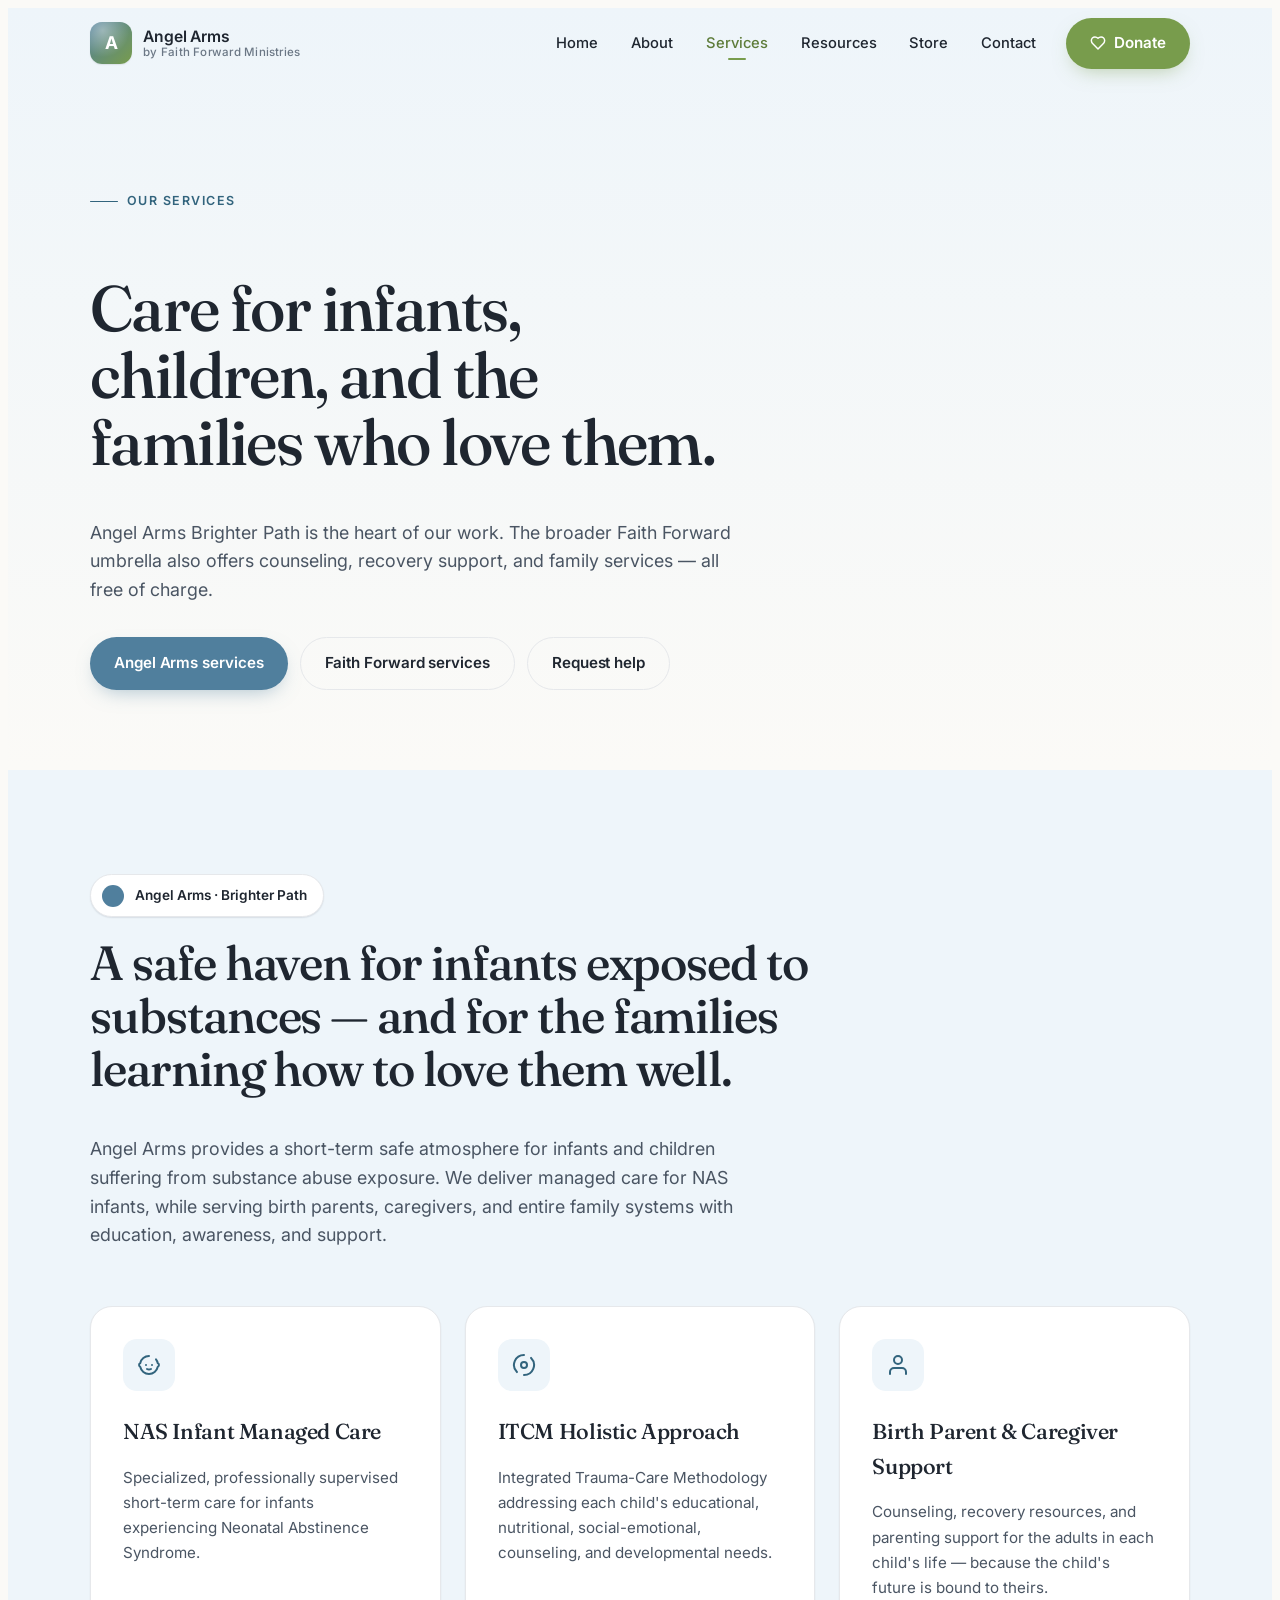
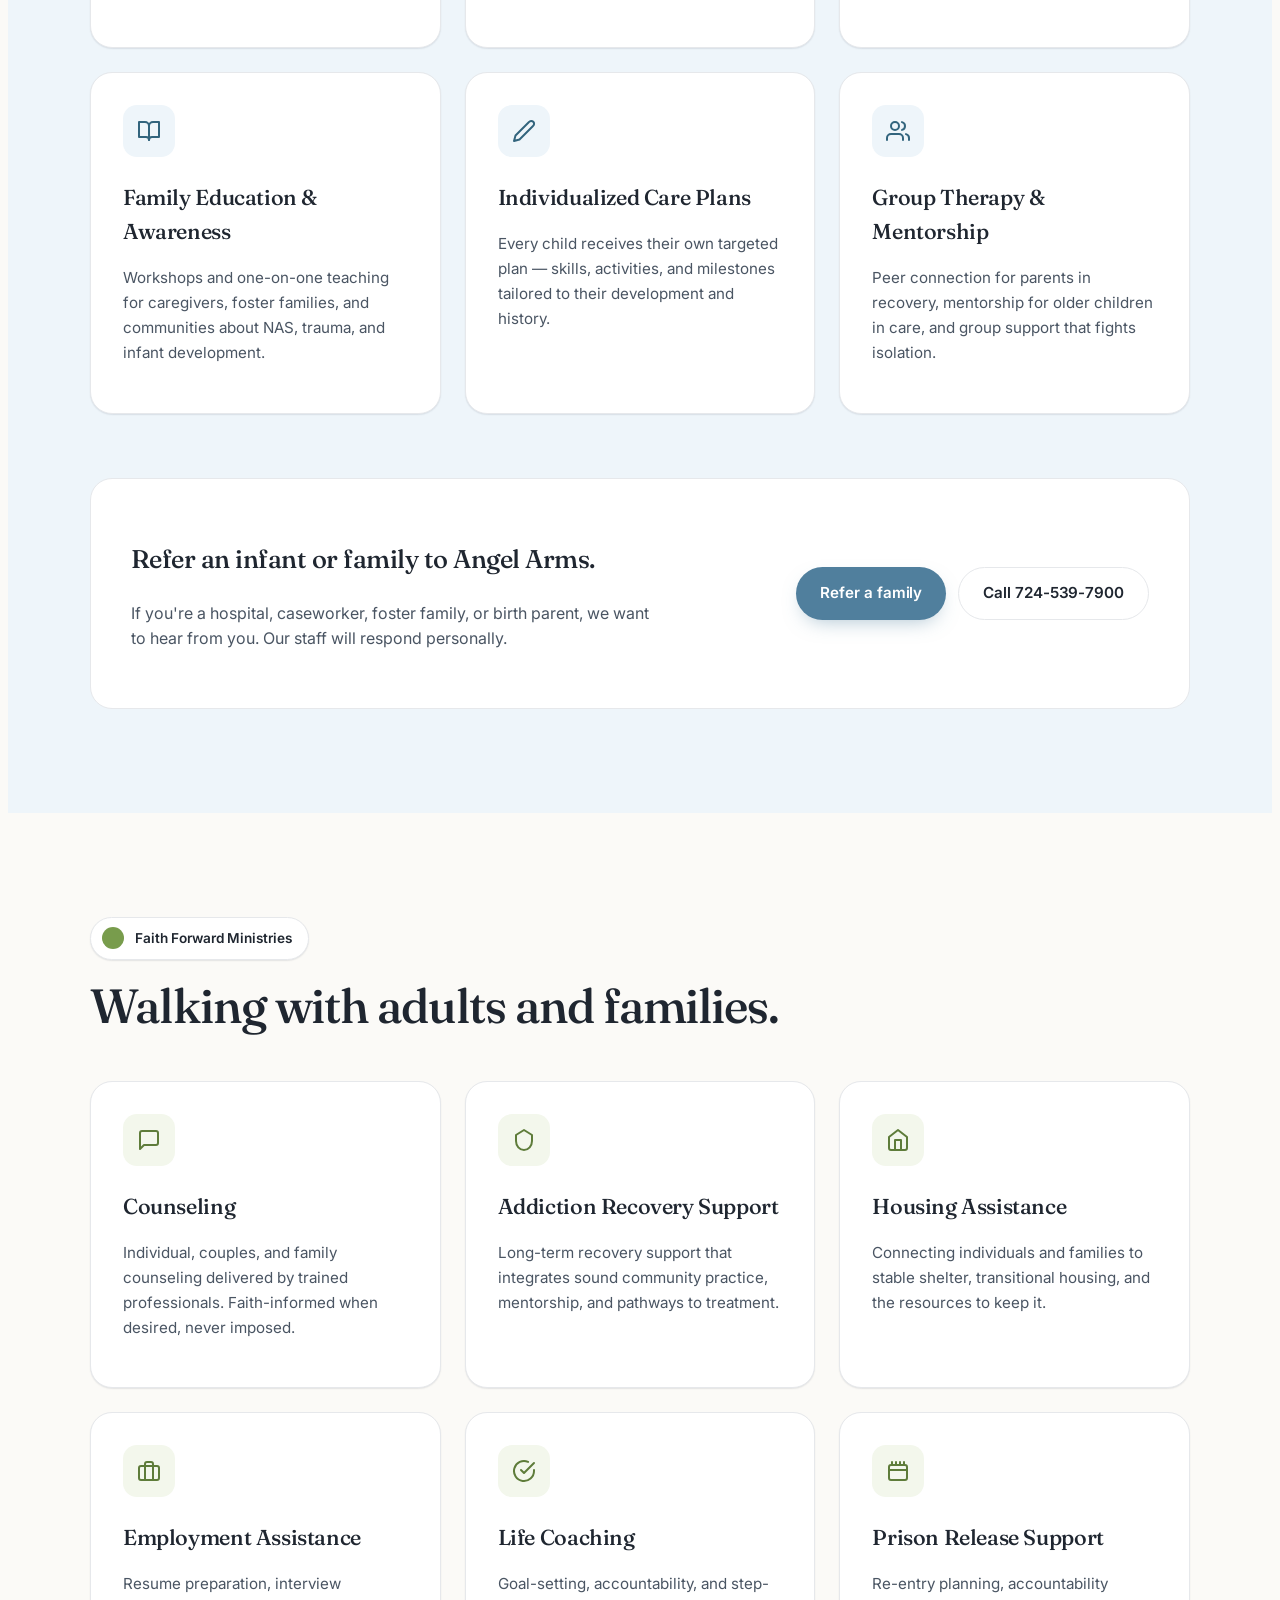
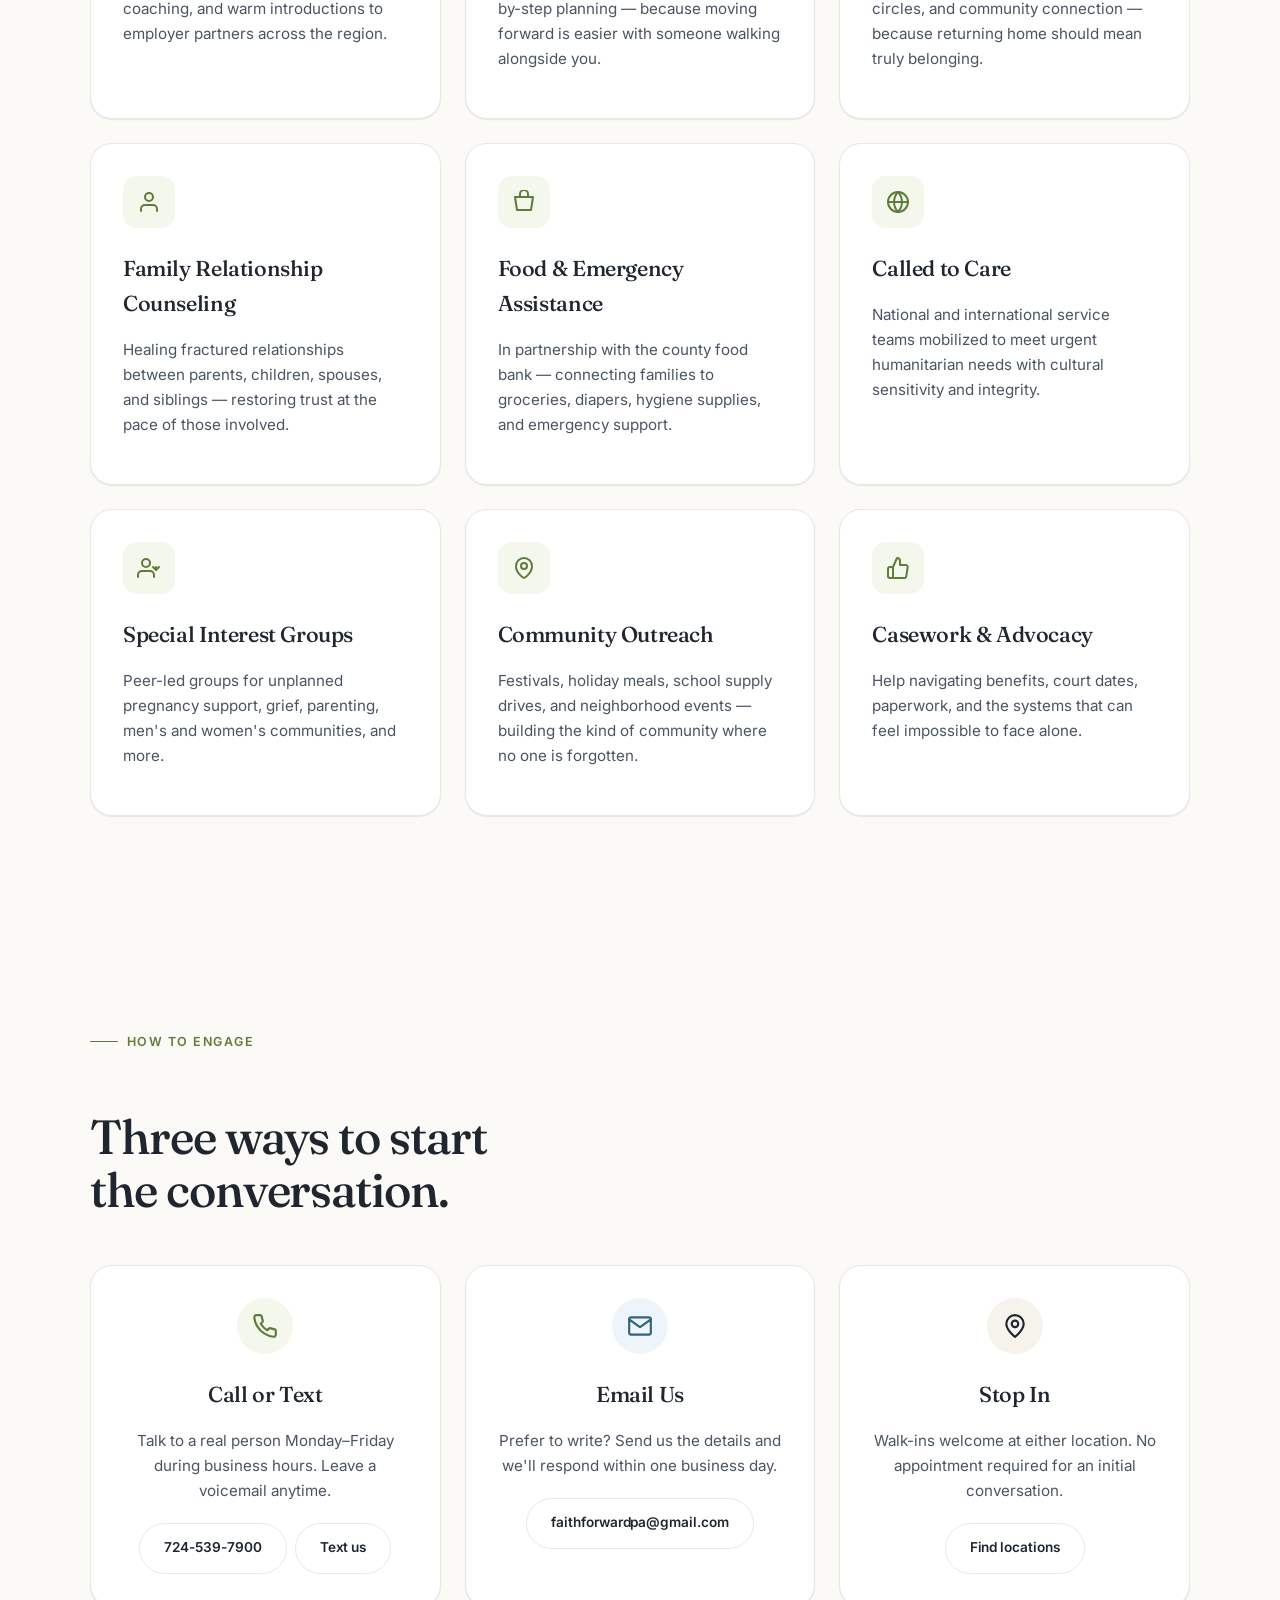
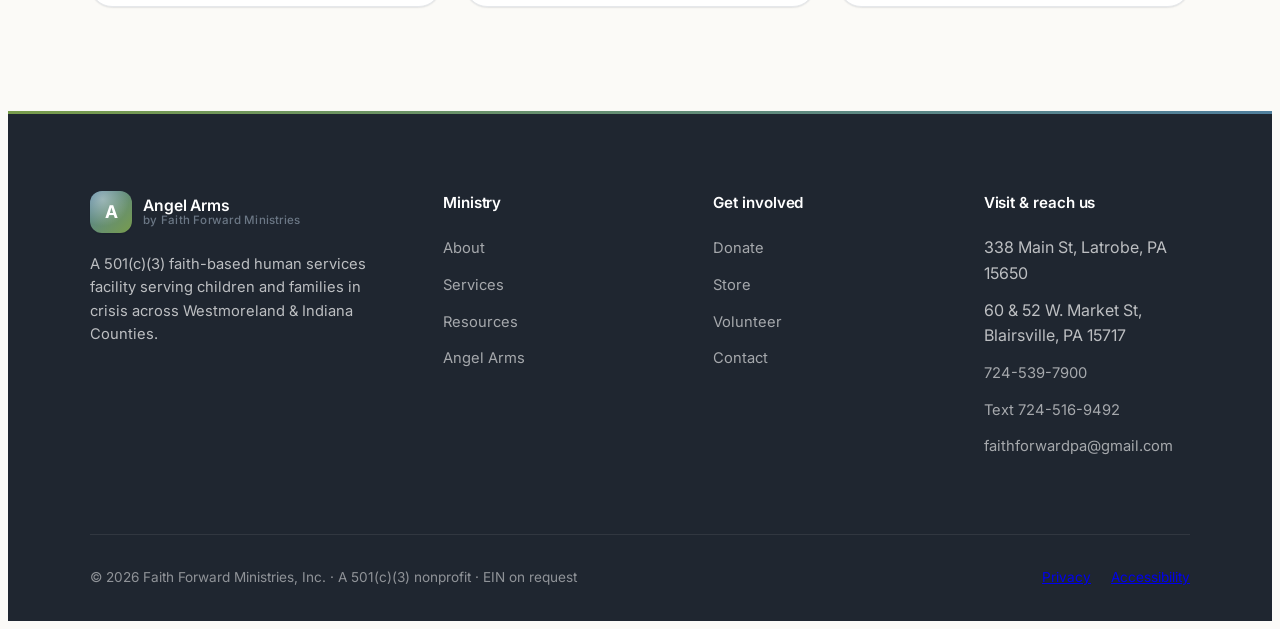
<file: services.html>
<!DOCTYPE html>
<html lang="en">
<head>
  <meta charset="UTF-8" />
  <meta name="viewport" content="width=device-width, initial-scale=1.0" />
  <title>Services — Angel Arms &amp; Faith Forward Ministries</title>
  <meta name="description" content="Comprehensive services from Faith Forward Ministries and Angel Arms — counseling, addiction recovery, infant NAS care, housing, employment, food assistance, and more." />
  <meta name="theme-color" content="#507f9d" />

  <link rel="preconnect" href="https://fonts.googleapis.com" />
  <link rel="preconnect" href="https://fonts.gstatic.com" crossorigin />
  <link href="https://fonts.googleapis.com/css2?family=Fraunces:opsz,wght@9..144,400;9..144,500;9..144,600&family=Inter:wght@400;500;600;700&display=swap" rel="stylesheet" />

  <link rel="stylesheet" href="assets/css/styles.css" />
  <link rel="icon" type="image/svg+xml" href="data:image/svg+xml,%3Csvg xmlns='http://www.w3.org/2000/svg' viewBox='0 0 100 100'%3E%3Crect width='100' height='100' rx='22' fill='url(%23g)'/%3E%3Cdefs%3E%3ClinearGradient id='g' x1='0' y1='0' x2='100' y2='100'%3E%3Cstop stop-color='%23507f9d'/%3E%3Cstop offset='1' stop-color='%23789c4c'/%3E%3C/linearGradient%3E%3C/defs%3E%3Ctext x='50' y='66' text-anchor='middle' font-family='Georgia' font-size='52' font-weight='600' fill='white'%3EA%3C/text%3E%3C/svg%3E" />
</head>
<body>

  <nav class="site-nav" aria-label="Primary">
    <div class="container-tight site-nav__inner">
      <a href="index.html" class="site-nav__brand">
        <div class="site-nav__brand-mark" aria-hidden="true">A</div>
        <div class="site-nav__brand-text">
          <span class="site-nav__brand-name">Angel Arms</span>
          <span class="site-nav__brand-sub">by Faith Forward Ministries</span>
        </div>
      </a>
      <div class="site-nav__menu">
        <a class="site-nav__link" href="index.html">Home</a>
        <a class="site-nav__link" href="about.html">About</a>
        <a class="site-nav__link active" href="services.html">Services</a>
        <a class="site-nav__link" href="resources.html">Resources</a>
        <a class="site-nav__link" href="store.html">Store</a>
        <a class="site-nav__link" href="contact.html">Contact</a>
        <a class="btn btn--primary site-nav__cta" href="donate.html">
          <svg width="16" height="16" viewBox="0 0 24 24" fill="none" stroke="currentColor" stroke-width="2.2" stroke-linecap="round" stroke-linejoin="round"><path d="M19 14c1.49-1.46 3-3.21 3-5.5A5.5 5.5 0 0 0 16.5 3c-1.76 0-3 .5-4.5 2-1.5-1.5-2.74-2-4.5-2A5.5 5.5 0 0 0 2 8.5c0 2.29 1.51 4.04 3 5.5l7 7Z"/></svg>
          Donate
        </a>
      </div>
      <button class="site-nav__toggle" aria-label="Open menu" data-menu-open>
        <svg width="20" height="20" viewBox="0 0 24 24" fill="none" stroke="currentColor" stroke-width="2" stroke-linecap="round"><line x1="3" y1="6" x2="21" y2="6"/><line x1="3" y1="12" x2="21" y2="12"/><line x1="3" y1="18" x2="21" y2="18"/></svg>
      </button>
    </div>
  </nav>

  <div class="mobile-menu" aria-hidden="true">
    <button class="mobile-menu__close" aria-label="Close menu" data-menu-close>
      <svg width="20" height="20" viewBox="0 0 24 24" fill="none" stroke="currentColor" stroke-width="2" stroke-linecap="round"><line x1="18" y1="6" x2="6" y2="18"/><line x1="6" y1="6" x2="18" y2="18"/></svg>
    </button>
    <a class="mobile-menu__link" href="index.html">Home</a>
    <a class="mobile-menu__link" href="about.html">About</a>
    <a class="mobile-menu__link" href="services.html">Services</a>
    <a class="mobile-menu__link" href="resources.html">Resources</a>
    <a class="mobile-menu__link" href="store.html">Store</a>
    <a class="mobile-menu__link" href="contact.html">Contact</a>
    <a class="mobile-menu__link" href="donate.html" style="color: var(--ff-primary-dark);">Donate →</a>
  </div>

  <!-- ============ PAGE HEADER ============ -->
  <header class="page-header page-header--aa">
    <div class="container-tight">
      <div class="reveal" style="max-width: 760px;">
        <div class="eyebrow eyebrow--aa">Our services</div>
        <h1 class="heading-1 text-balance">Care for infants, children, and the families who love them.</h1>
        <p class="lede" style="margin-top: 1.5rem;">
          Angel Arms Brighter Path is the heart of our work. The broader Faith Forward umbrella also offers counseling, recovery support, and family services — all free of charge.
        </p>
        <div style="display: flex; gap: 0.75rem; flex-wrap: wrap; margin-top: 2rem;">
          <a class="btn btn--aa" href="#angel-arms">Angel Arms services</a>
          <a class="btn btn--ghost" href="#faith-forward">Faith Forward services</a>
          <a class="btn btn--ghost" href="contact.html">Request help</a>
        </div>
      </div>
    </div>
  </header>

  <!-- ============ ANGEL ARMS ============ -->
  <section class="section" style="background: var(--aa-primary-tint);" id="angel-arms">
    <div class="container-tight">

      <div class="reveal" style="max-width: 760px; margin-bottom: 3.5rem;">
        <div class="lockup">
          <span class="lockup__dot lockup__dot--aa"></span>
          Angel Arms · Brighter Path
        </div>
        <h2 class="heading-2 text-balance" style="margin-top: 1.25rem;">A safe haven for infants exposed to substances — and for the families learning how to love them well.</h2>
        <p class="lede" style="margin-top: 1.5rem;">
          Angel Arms provides a short-term safe atmosphere for infants and children suffering from substance abuse exposure. We deliver managed care for NAS infants, while serving birth parents, caregivers, and entire family systems with education, awareness, and support.
        </p>
      </div>

      <div style="display: grid; gap: 1.5rem; grid-template-columns: repeat(auto-fit, minmax(280px, 1fr));" class="reveal-stagger">

        <article class="card">
          <div class="card__icon card__icon--aa">
            <svg width="24" height="24" viewBox="0 0 24 24" fill="none" stroke="currentColor" stroke-width="2" stroke-linecap="round" stroke-linejoin="round"><path d="M9 12h.01"/><path d="M15 12h.01"/><path d="M10 16c.5.3 1.2.5 2 .5s1.5-.2 2-.5"/><path d="M19 6.3a9 9 0 0 1 1.8 3.9 2 2 0 0 1 0 3.6 9 9 0 0 1-17.6 0 2 2 0 0 1 0-3.6A9 9 0 0 1 12 3"/></svg>
          </div>
          <h3 class="card__title">NAS Infant Managed Care</h3>
          <p class="card__body">Specialized, professionally supervised short-term care for infants experiencing Neonatal Abstinence Syndrome.</p>
        </article>

        <article class="card">
          <div class="card__icon card__icon--aa">
            <svg width="24" height="24" viewBox="0 0 24 24" fill="none" stroke="currentColor" stroke-width="2" stroke-linecap="round" stroke-linejoin="round"><circle cx="12" cy="12" r="3"/><path d="M12 2a10 10 0 0 0-7.07 17.07"/><path d="M12 22a10 10 0 0 0 7.07-17.07"/></svg>
          </div>
          <h3 class="card__title">ITCM Holistic Approach</h3>
          <p class="card__body">Integrated Trauma-Care Methodology addressing each child's educational, nutritional, social-emotional, counseling, and developmental needs.</p>
        </article>

        <article class="card">
          <div class="card__icon card__icon--aa">
            <svg width="24" height="24" viewBox="0 0 24 24" fill="none" stroke="currentColor" stroke-width="2" stroke-linecap="round" stroke-linejoin="round"><path d="M20 21v-2a4 4 0 0 0-4-4H8a4 4 0 0 0-4 4v2"/><circle cx="12" cy="7" r="4"/></svg>
          </div>
          <h3 class="card__title">Birth Parent &amp; Caregiver Support</h3>
          <p class="card__body">Counseling, recovery resources, and parenting support for the adults in each child's life — because the child's future is bound to theirs.</p>
        </article>

        <article class="card">
          <div class="card__icon card__icon--aa">
            <svg width="24" height="24" viewBox="0 0 24 24" fill="none" stroke="currentColor" stroke-width="2" stroke-linecap="round" stroke-linejoin="round"><path d="M2 3h6a4 4 0 0 1 4 4v14a3 3 0 0 0-3-3H2z"/><path d="M22 3h-6a4 4 0 0 0-4 4v14a3 3 0 0 1 3-3h7z"/></svg>
          </div>
          <h3 class="card__title">Family Education &amp; Awareness</h3>
          <p class="card__body">Workshops and one-on-one teaching for caregivers, foster families, and communities about NAS, trauma, and infant development.</p>
        </article>

        <article class="card">
          <div class="card__icon card__icon--aa">
            <svg width="24" height="24" viewBox="0 0 24 24" fill="none" stroke="currentColor" stroke-width="2" stroke-linecap="round" stroke-linejoin="round"><path d="M17 3a2.85 2.85 0 1 1 4 4L7.5 20.5 2 22l1.5-5.5z"/></svg>
          </div>
          <h3 class="card__title">Individualized Care Plans</h3>
          <p class="card__body">Every child receives their own targeted plan — skills, activities, and milestones tailored to their development and history.</p>
        </article>

        <article class="card">
          <div class="card__icon card__icon--aa">
            <svg width="24" height="24" viewBox="0 0 24 24" fill="none" stroke="currentColor" stroke-width="2" stroke-linecap="round" stroke-linejoin="round"><path d="M17 21v-2a4 4 0 0 0-4-4H5a4 4 0 0 0-4 4v2"/><circle cx="9" cy="7" r="4"/><path d="M23 21v-2a4 4 0 0 0-3-3.87"/><path d="M16 3.13a4 4 0 0 1 0 7.75"/></svg>
          </div>
          <h3 class="card__title">Group Therapy &amp; Mentorship</h3>
          <p class="card__body">Peer connection for parents in recovery, mentorship for older children in care, and group support that fights isolation.</p>
        </article>

      </div>

      <div style="margin-top: 4rem; padding: 2.5rem; background: white; border-radius: var(--radius-lg); border: 1px solid var(--line);" class="reveal">
        <div style="display: flex; flex-wrap: wrap; gap: 2rem; align-items: center; justify-content: space-between;">
          <div style="max-width: 520px;">
            <h3 class="heading-3">Refer an infant or family to Angel Arms.</h3>
            <p style="color: var(--slate); margin-top: 0.75rem;">If you're a hospital, caseworker, foster family, or birth parent, we want to hear from you. Our staff will respond personally.</p>
          </div>
          <div style="display: flex; gap: 0.75rem; flex-wrap: wrap;">
            <a class="btn btn--aa" href="contact.html">Refer a family</a>
            <a class="btn btn--ghost" href="tel:7245397900">Call 724-539-7900</a>
          </div>
        </div>
      </div>

    </div>
  </section>

  <!-- ============ FAITH FORWARD SERVICES ============ -->
  <section class="section" id="faith-forward">
    <div class="container-tight">

      <div class="reveal" style="margin-bottom: 3rem;">
        <div class="lockup">
          <span class="lockup__dot lockup__dot--ff"></span>
          Faith Forward Ministries
        </div>
        <h2 class="heading-2 text-balance" style="margin-top: 1.25rem;">Walking with adults and families.</h2>
      </div>

      <div style="display: grid; gap: 1.5rem; grid-template-columns: repeat(auto-fit, minmax(280px, 1fr));" class="reveal-stagger">

        <article class="card">
          <div class="card__icon card__icon--ff">
            <svg width="24" height="24" viewBox="0 0 24 24" fill="none" stroke="currentColor" stroke-width="2" stroke-linecap="round" stroke-linejoin="round"><path d="M21 15a2 2 0 0 1-2 2H7l-4 4V5a2 2 0 0 1 2-2h14a2 2 0 0 1 2 2z"/></svg>
          </div>
          <h3 class="card__title">Counseling</h3>
          <p class="card__body">Individual, couples, and family counseling delivered by trained professionals. Faith-informed when desired, never imposed.</p>
        </article>

        <article class="card">
          <div class="card__icon card__icon--ff">
            <svg width="24" height="24" viewBox="0 0 24 24" fill="none" stroke="currentColor" stroke-width="2" stroke-linecap="round" stroke-linejoin="round"><path d="M12 2 4 7v6c0 5 3.5 9 8 9s8-4 8-9V7Z"/></svg>
          </div>
          <h3 class="card__title">Addiction Recovery Support</h3>
          <p class="card__body">Long-term recovery support that integrates sound community practice, mentorship, and pathways to treatment.</p>
        </article>

        <article class="card">
          <div class="card__icon card__icon--ff">
            <svg width="24" height="24" viewBox="0 0 24 24" fill="none" stroke="currentColor" stroke-width="2" stroke-linecap="round" stroke-linejoin="round"><path d="M3 9 12 2l9 7v11a2 2 0 0 1-2 2H5a2 2 0 0 1-2-2Z"/><path d="M9 22V12h6v10"/></svg>
          </div>
          <h3 class="card__title">Housing Assistance</h3>
          <p class="card__body">Connecting individuals and families to stable shelter, transitional housing, and the resources to keep it.</p>
        </article>

        <article class="card">
          <div class="card__icon card__icon--ff">
            <svg width="24" height="24" viewBox="0 0 24 24" fill="none" stroke="currentColor" stroke-width="2" stroke-linecap="round" stroke-linejoin="round"><rect x="2" y="7" width="20" height="14" rx="2"/><path d="M16 21V5a2 2 0 0 0-2-2h-4a2 2 0 0 0-2 2v16"/></svg>
          </div>
          <h3 class="card__title">Employment Assistance</h3>
          <p class="card__body">Resume preparation, interview coaching, and warm introductions to employer partners across the region.</p>
        </article>

        <article class="card">
          <div class="card__icon card__icon--ff">
            <svg width="24" height="24" viewBox="0 0 24 24" fill="none" stroke="currentColor" stroke-width="2" stroke-linecap="round" stroke-linejoin="round"><path d="M22 11.08V12a10 10 0 1 1-5.93-9.14"/><polyline points="22 4 12 14.01 9 11.01"/></svg>
          </div>
          <h3 class="card__title">Life Coaching</h3>
          <p class="card__body">Goal-setting, accountability, and step-by-step planning — because moving forward is easier with someone walking alongside you.</p>
        </article>

        <article class="card">
          <div class="card__icon card__icon--ff">
            <svg width="24" height="24" viewBox="0 0 24 24" fill="none" stroke="currentColor" stroke-width="2" stroke-linecap="round" stroke-linejoin="round"><path d="M6 3v3"/><path d="M10 3v3"/><path d="M14 3v3"/><path d="M18 3v3"/><rect x="3" y="6" width="18" height="15" rx="2"/><path d="M3 11h18"/></svg>
          </div>
          <h3 class="card__title">Prison Release Support</h3>
          <p class="card__body">Re-entry planning, accountability circles, and community connection — because returning home should mean truly belonging.</p>
        </article>

        <article class="card">
          <div class="card__icon card__icon--ff">
            <svg width="24" height="24" viewBox="0 0 24 24" fill="none" stroke="currentColor" stroke-width="2" stroke-linecap="round" stroke-linejoin="round"><path d="M20 21v-2a4 4 0 0 0-4-4H8a4 4 0 0 0-4 4v2"/><circle cx="12" cy="7" r="4"/></svg>
          </div>
          <h3 class="card__title">Family Relationship Counseling</h3>
          <p class="card__body">Healing fractured relationships between parents, children, spouses, and siblings — restoring trust at the pace of those involved.</p>
        </article>

        <article class="card">
          <div class="card__icon card__icon--ff">
            <svg width="24" height="24" viewBox="0 0 24 24" fill="none" stroke="currentColor" stroke-width="2" stroke-linecap="round" stroke-linejoin="round"><path d="M3 7h18l-2 13H5z"/><path d="M8 7V4a4 4 0 0 1 8 0v3"/></svg>
          </div>
          <h3 class="card__title">Food &amp; Emergency Assistance</h3>
          <p class="card__body">In partnership with the county food bank — connecting families to groceries, diapers, hygiene supplies, and emergency support.</p>
        </article>

        <article class="card">
          <div class="card__icon card__icon--ff">
            <svg width="24" height="24" viewBox="0 0 24 24" fill="none" stroke="currentColor" stroke-width="2" stroke-linecap="round" stroke-linejoin="round"><circle cx="12" cy="12" r="10"/><path d="M2 12h20"/><path d="M12 2a15.3 15.3 0 0 1 4 10 15.3 15.3 0 0 1-4 10 15.3 15.3 0 0 1-4-10 15.3 15.3 0 0 1 4-10z"/></svg>
          </div>
          <h3 class="card__title">Called to Care</h3>
          <p class="card__body">National and international service teams mobilized to meet urgent humanitarian needs with cultural sensitivity and integrity.</p>
        </article>

        <article class="card">
          <div class="card__icon card__icon--ff">
            <svg width="24" height="24" viewBox="0 0 24 24" fill="none" stroke="currentColor" stroke-width="2" stroke-linecap="round" stroke-linejoin="round"><path d="M17 21v-2a4 4 0 0 0-4-4H5a4 4 0 0 0-4 4v2"/><circle cx="9" cy="7" r="4"/><path d="m22 11-3 3-3-3"/><path d="M19 14v-3"/></svg>
          </div>
          <h3 class="card__title">Special Interest Groups</h3>
          <p class="card__body">Peer-led groups for unplanned pregnancy support, grief, parenting, men's and women's communities, and more.</p>
        </article>

        <article class="card">
          <div class="card__icon card__icon--ff">
            <svg width="24" height="24" viewBox="0 0 24 24" fill="none" stroke="currentColor" stroke-width="2" stroke-linecap="round" stroke-linejoin="round"><path d="M12 22s-8-4.5-8-11.8A8 8 0 0 1 12 2a8 8 0 0 1 8 8.2c0 7.3-8 11.8-8 11.8z"/><circle cx="12" cy="10" r="3"/></svg>
          </div>
          <h3 class="card__title">Community Outreach</h3>
          <p class="card__body">Festivals, holiday meals, school supply drives, and neighborhood events — building the kind of community where no one is forgotten.</p>
        </article>

        <article class="card">
          <div class="card__icon card__icon--ff">
            <svg width="24" height="24" viewBox="0 0 24 24" fill="none" stroke="currentColor" stroke-width="2" stroke-linecap="round" stroke-linejoin="round"><path d="M14 9V5a3 3 0 0 0-3-3l-4 9v11h11.28a2 2 0 0 0 2-1.7l1.38-9a2 2 0 0 0-2-2.3zM7 22H4a2 2 0 0 1-2-2v-7a2 2 0 0 1 2-2h3"/></svg>
          </div>
          <h3 class="card__title">Casework &amp; Advocacy</h3>
          <p class="card__body">Help navigating benefits, court dates, paperwork, and the systems that can feel impossible to face alone.</p>
        </article>

      </div>
    </div>
  </section>

  <!-- ============ HOW TO ENGAGE ============ -->
  <section class="section">
    <div class="container-tight">
      <div class="reveal" style="max-width: 720px; margin-bottom: 3rem;">
        <div class="eyebrow">How to engage</div>
        <h2 class="heading-2 text-balance">Three ways to start the conversation.</h2>
      </div>

      <div style="display: grid; gap: 1.5rem; grid-template-columns: repeat(auto-fit, minmax(260px, 1fr));" class="reveal-stagger">

        <div class="card" style="text-align: center;">
          <div style="width: 56px; height: 56px; margin: 0 auto 1.5rem; border-radius: 50%; background: var(--ff-primary-tint); color: var(--ff-primary-dark); display: grid; place-items: center;">
            <svg width="26" height="26" viewBox="0 0 24 24" fill="none" stroke="currentColor" stroke-width="2" stroke-linecap="round" stroke-linejoin="round"><path d="M22 16.92v3a2 2 0 0 1-2.18 2 19.79 19.79 0 0 1-8.63-3.07 19.5 19.5 0 0 1-6-6 19.79 19.79 0 0 1-3.07-8.67A2 2 0 0 1 4.11 2h3a2 2 0 0 1 2 1.72c.13.96.37 1.9.72 2.81a2 2 0 0 1-.45 2.11L8.09 9.91a16 16 0 0 0 6 6l1.27-1.27a2 2 0 0 1 2.11-.45c.91.35 1.85.59 2.81.72A2 2 0 0 1 22 16.92Z"/></svg>
          </div>
          <h3 class="card__title">Call or Text</h3>
          <p class="card__body">Talk to a real person Monday–Friday during business hours. Leave a voicemail anytime.</p>
          <div style="margin-top: 1.25rem; display: flex; gap: 0.5rem; justify-content: center; flex-wrap: wrap;">
            <a class="btn btn--ghost" href="tel:7245397900" style="font-size: 0.85rem;">724-539-7900</a>
            <a class="btn btn--ghost" href="sms:7245169492" style="font-size: 0.85rem;">Text us</a>
          </div>
        </div>

        <div class="card" style="text-align: center;">
          <div style="width: 56px; height: 56px; margin: 0 auto 1.5rem; border-radius: 50%; background: var(--aa-primary-tint); color: var(--aa-primary-dark); display: grid; place-items: center;">
            <svg width="26" height="26" viewBox="0 0 24 24" fill="none" stroke="currentColor" stroke-width="2" stroke-linecap="round" stroke-linejoin="round"><path d="M4 4h16c1.1 0 2 .9 2 2v12c0 1.1-.9 2-2 2H4c-1.1 0-2-.9-2-2V6c0-1.1.9-2 2-2z"/><polyline points="22,6 12,13 2,6"/></svg>
          </div>
          <h3 class="card__title">Email Us</h3>
          <p class="card__body">Prefer to write? Send us the details and we'll respond within one business day.</p>
          <div style="margin-top: 1.25rem;">
            <a class="btn btn--ghost" href="mailto:faithforwardpa@gmail.com" style="font-size: 0.85rem;">faithforwardpa@gmail.com</a>
          </div>
        </div>

        <div class="card" style="text-align: center;">
          <div style="width: 56px; height: 56px; margin: 0 auto 1.5rem; border-radius: 50%; background: var(--bg-warm); color: var(--charcoal); display: grid; place-items: center;">
            <svg width="26" height="26" viewBox="0 0 24 24" fill="none" stroke="currentColor" stroke-width="2" stroke-linecap="round" stroke-linejoin="round"><path d="M20 10c0 6-8 12-8 12s-8-6-8-12a8 8 0 0 1 16 0Z"/><circle cx="12" cy="10" r="3"/></svg>
          </div>
          <h3 class="card__title">Stop In</h3>
          <p class="card__body">Walk-ins welcome at either location. No appointment required for an initial conversation.</p>
          <div style="margin-top: 1.25rem;">
            <a class="btn btn--ghost" href="contact.html" style="font-size: 0.85rem;">Find locations</a>
          </div>
        </div>

      </div>
    </div>
  </section>

  <!-- ============ FOOTER ============ -->
  <footer class="site-footer">
    <div class="container-tight">
      <div class="site-footer__grid">
        <div>
          <a href="index.html" class="site-nav__brand" style="color: white;">
            <div class="site-nav__brand-mark" aria-hidden="true">A</div>
            <div class="site-nav__brand-text">
              <span class="site-nav__brand-name" style="color: white;">Angel Arms</span>
              <span class="site-nav__brand-sub">by Faith Forward Ministries</span>
            </div>
          </a>
          <p style="margin-top: 1.25rem; font-size: 0.92rem; line-height: 1.6; max-width: 36ch;">
            A 501(c)(3) faith-based human services facility serving children and families in crisis across Westmoreland &amp; Indiana Counties.
          </p>
        </div>
        <div>
          <div class="site-footer__title">Ministry</div>
          <ul class="site-footer__list">
            <li><a href="about.html">About</a></li>
            <li><a href="services.html">Services</a></li>
            <li><a href="resources.html">Resources</a></li>
            <li><a href="services.html#angel-arms">Angel Arms</a></li>
          </ul>
        </div>
        <div>
          <div class="site-footer__title">Get involved</div>
          <ul class="site-footer__list">
            <li><a href="donate.html">Donate</a></li>
            <li><a href="store.html">Store</a></li>
            <li><a href="contact.html">Volunteer</a></li>
            <li><a href="contact.html">Contact</a></li>
          </ul>
        </div>
        <div>
          <div class="site-footer__title">Visit &amp; reach us</div>
          <ul class="site-footer__list">
            <li>338 Main St, Latrobe, PA 15650</li>
            <li>60 &amp; 52 W. Market St, Blairsville, PA 15717</li>
            <li><a href="tel:7245397900">724-539-7900</a></li>
            <li><a href="sms:7245169492">Text 724-516-9492</a></li>
            <li><a href="mailto:faithforwardpa@gmail.com">faithforwardpa@gmail.com</a></li>
          </ul>
        </div>
      </div>
      <div class="site-footer__bottom">
        <div>© <span data-year>2026</span> Faith Forward Ministries, Inc. · A 501(c)(3) nonprofit · EIN on request</div>
        <div style="display: flex; gap: 1.25rem;">
          <a href="#">Privacy</a>
          <a href="#">Accessibility</a>
        </div>
      </div>
    </div>
  </footer>

  <script src="assets/js/main.js"></script>
</body>
</html>
</file>
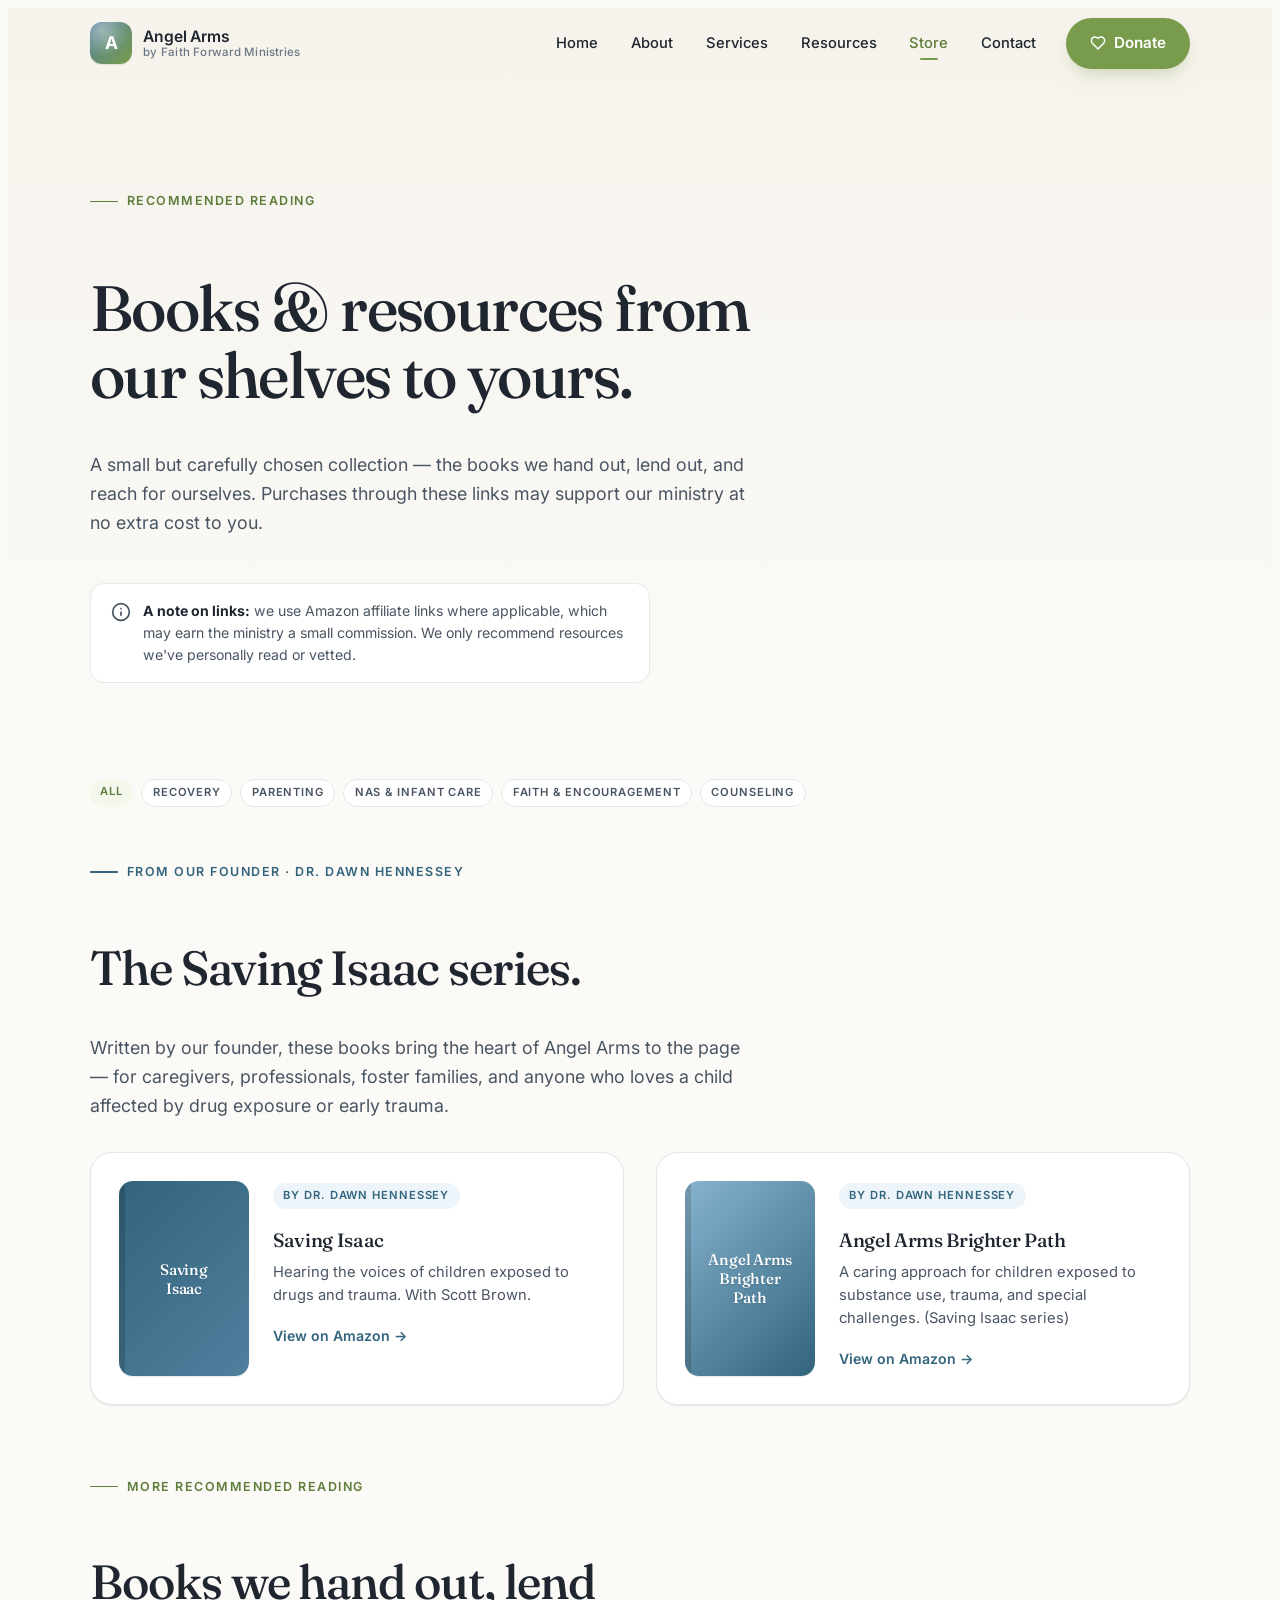
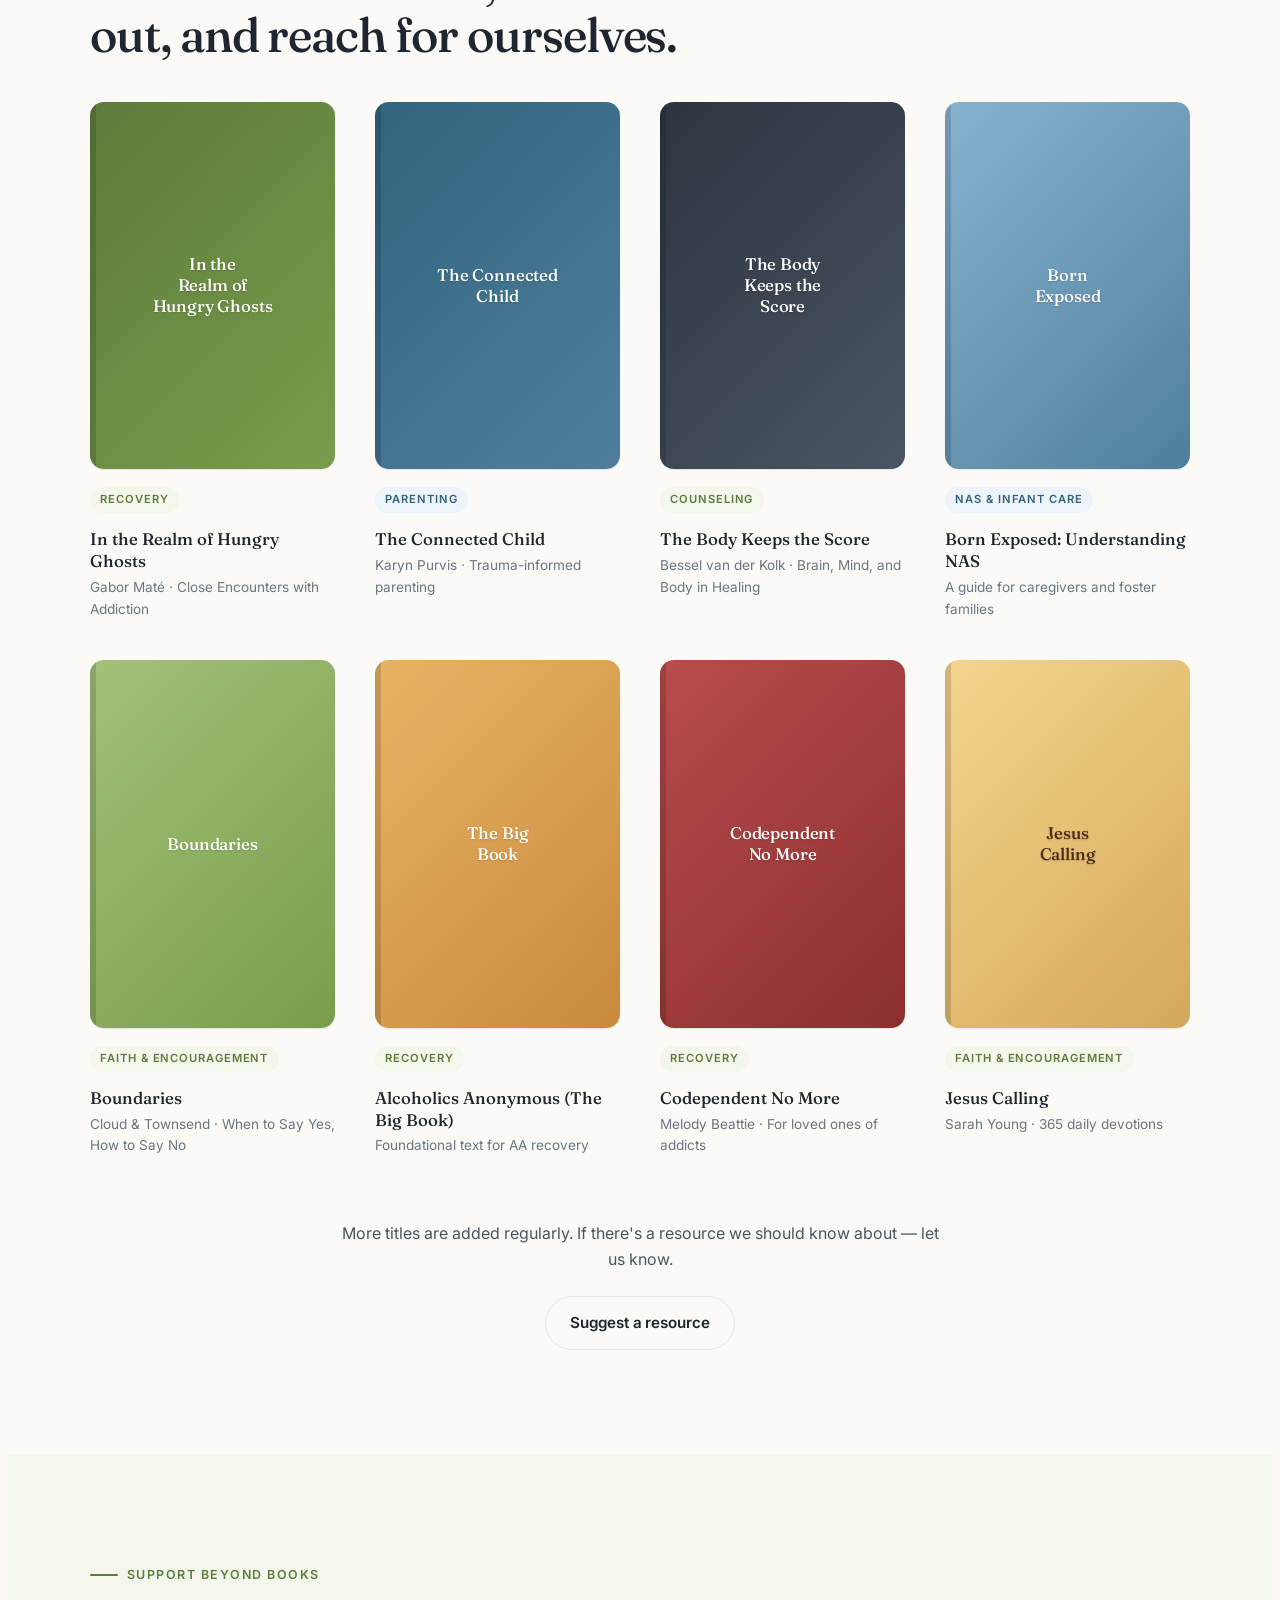
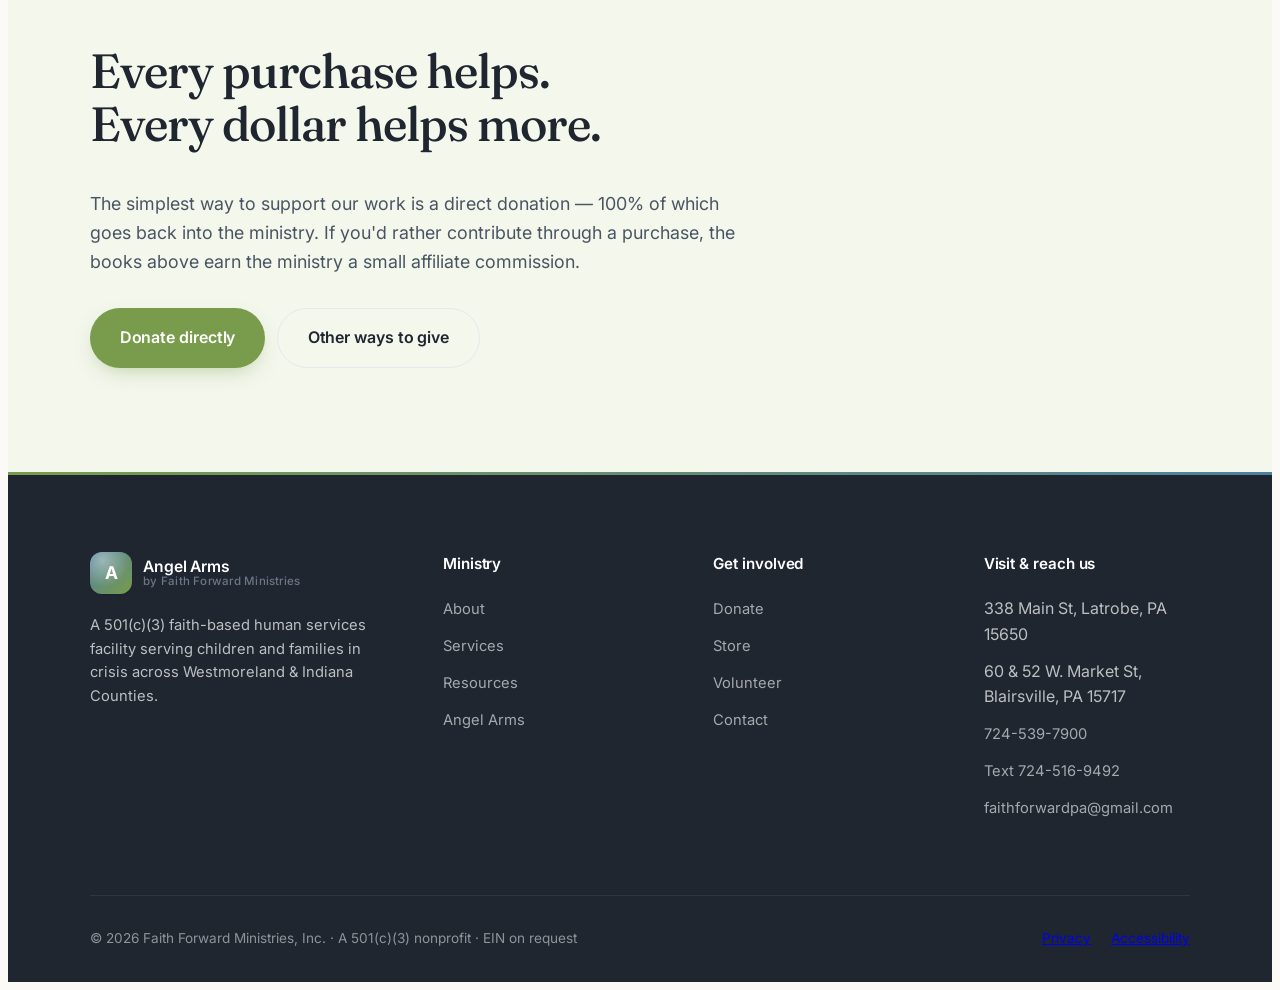
<file: store.html>
<!DOCTYPE html>
<html lang="en">
<head>
  <meta charset="UTF-8" />
  <meta name="viewport" content="width=device-width, initial-scale=1.0" />
  <title>Store — Angel Arms &amp; Faith Forward Ministries</title>
  <meta name="description" content="A curated collection of books and resources we recommend for individuals and families in recovery, caregivers of NAS infants, and those walking through life transitions." />
  <meta name="theme-color" content="#507f9d" />

  <link rel="preconnect" href="https://fonts.googleapis.com" />
  <link rel="preconnect" href="https://fonts.gstatic.com" crossorigin />
  <link href="https://fonts.googleapis.com/css2?family=Fraunces:opsz,wght@9..144,400;9..144,500;9..144,600&family=Inter:wght@400;500;600;700&display=swap" rel="stylesheet" />

  <link rel="stylesheet" href="assets/css/styles.css" />
  <link rel="icon" type="image/svg+xml" href="data:image/svg+xml,%3Csvg xmlns='http://www.w3.org/2000/svg' viewBox='0 0 100 100'%3E%3Crect width='100' height='100' rx='22' fill='url(%23g)'/%3E%3Cdefs%3E%3ClinearGradient id='g' x1='0' y1='0' x2='100' y2='100'%3E%3Cstop stop-color='%23507f9d'/%3E%3Cstop offset='1' stop-color='%23789c4c'/%3E%3C/linearGradient%3E%3C/defs%3E%3Ctext x='50' y='66' text-anchor='middle' font-family='Georgia' font-size='52' font-weight='600' fill='white'%3EA%3C/text%3E%3C/svg%3E" />

  <style>
    .book-cover {
      aspect-ratio: 2/3;
      border-radius: var(--radius);
      position: relative;
      overflow: hidden;
      box-shadow: var(--shadow-sm);
      transition: transform 0.3s var(--ease), box-shadow 0.3s var(--ease);
    }
    .book:hover .book-cover {
      transform: translateY(-4px) rotate(-1deg);
      box-shadow: var(--shadow);
    }
    .book-cover::before {
      content: "";
      position: absolute;
      top: 0; left: 0; bottom: 0;
      width: 6px;
      background: rgba(0,0,0,0.15);
    }
    .book-cover-label {
      position: absolute;
      inset: 0;
      display: flex;
      align-items: center;
      justify-content: center;
      padding: 1rem;
      text-align: center;
      font-family: 'Fraunces', serif;
      font-weight: 500;
      color: white;
      font-size: 1.05rem;
      line-height: 1.25;
      letter-spacing: -0.01em;
      text-shadow: 0 1px 2px rgba(0,0,0,0.15);
    }
    .badge {
      display: inline-block;
      padding: 0.25rem 0.65rem;
      border-radius: 999px;
      font-size: 0.7rem;
      font-weight: 600;
      text-transform: uppercase;
      letter-spacing: 0.08em;
      background: var(--ff-primary-tint);
      color: var(--ff-primary-dark);
    }
    .badge--aa { background: var(--aa-primary-tint); color: var(--aa-primary-dark); }
  </style>
</head>
<body>

  <nav class="site-nav" aria-label="Primary">
    <div class="container-tight site-nav__inner">
      <a href="index.html" class="site-nav__brand">
        <div class="site-nav__brand-mark" aria-hidden="true">A</div>
        <div class="site-nav__brand-text">
          <span class="site-nav__brand-name">Angel Arms</span>
          <span class="site-nav__brand-sub">by Faith Forward Ministries</span>
        </div>
      </a>
      <div class="site-nav__menu">
        <a class="site-nav__link" href="index.html">Home</a>
        <a class="site-nav__link" href="about.html">About</a>
        <a class="site-nav__link" href="services.html">Services</a>
        <a class="site-nav__link" href="resources.html">Resources</a>
        <a class="site-nav__link active" href="store.html">Store</a>
        <a class="site-nav__link" href="contact.html">Contact</a>
        <a class="btn btn--primary site-nav__cta" href="donate.html">
          <svg width="16" height="16" viewBox="0 0 24 24" fill="none" stroke="currentColor" stroke-width="2.2" stroke-linecap="round" stroke-linejoin="round"><path d="M19 14c1.49-1.46 3-3.21 3-5.5A5.5 5.5 0 0 0 16.5 3c-1.76 0-3 .5-4.5 2-1.5-1.5-2.74-2-4.5-2A5.5 5.5 0 0 0 2 8.5c0 2.29 1.51 4.04 3 5.5l7 7Z"/></svg>
          Donate
        </a>
      </div>
      <button class="site-nav__toggle" aria-label="Open menu" data-menu-open>
        <svg width="20" height="20" viewBox="0 0 24 24" fill="none" stroke="currentColor" stroke-width="2" stroke-linecap="round"><line x1="3" y1="6" x2="21" y2="6"/><line x1="3" y1="12" x2="21" y2="12"/><line x1="3" y1="18" x2="21" y2="18"/></svg>
      </button>
    </div>
  </nav>

  <div class="mobile-menu" aria-hidden="true">
    <button class="mobile-menu__close" aria-label="Close menu" data-menu-close>
      <svg width="20" height="20" viewBox="0 0 24 24" fill="none" stroke="currentColor" stroke-width="2" stroke-linecap="round"><line x1="18" y1="6" x2="6" y2="18"/><line x1="6" y1="6" x2="18" y2="18"/></svg>
    </button>
    <a class="mobile-menu__link" href="index.html">Home</a>
    <a class="mobile-menu__link" href="about.html">About</a>
    <a class="mobile-menu__link" href="services.html">Services</a>
    <a class="mobile-menu__link" href="resources.html">Resources</a>
    <a class="mobile-menu__link" href="store.html">Store</a>
    <a class="mobile-menu__link" href="contact.html">Contact</a>
    <a class="mobile-menu__link" href="donate.html" style="color: var(--ff-primary-dark);">Donate →</a>
  </div>

  <!-- ============ PAGE HEADER ============ -->
  <header class="page-header page-header--warm">
    <div class="container-tight">
      <div class="reveal" style="max-width: 760px;">
        <div class="eyebrow">Recommended reading</div>
        <h1 class="heading-1 text-balance">Books &amp; resources from our shelves to yours.</h1>
        <p class="lede" style="margin-top: 1.5rem;">
          A small but carefully chosen collection — the books we hand out, lend out, and reach for ourselves. Purchases through these links may support our ministry at no extra cost to you.
        </p>
        <div style="margin-top: 1.75rem; padding: 1rem 1.25rem; background: white; border-radius: var(--radius); border: 1px solid var(--line); display: inline-flex; align-items: start; gap: 0.75rem; max-width: 560px;">
          <svg width="20" height="20" viewBox="0 0 24 24" fill="none" stroke="var(--slate)" stroke-width="2" stroke-linecap="round" stroke-linejoin="round" style="flex-shrink: 0; margin-top: 2px;"><circle cx="12" cy="12" r="10"/><path d="M12 16v-4"/><path d="M12 8h.01"/></svg>
          <p style="font-size: 0.88rem; color: var(--slate); margin: 0; line-height: 1.55;">
            <strong style="color: var(--charcoal);">A note on links:</strong> we use Amazon affiliate links where applicable, which may earn the ministry a small commission. We only recommend resources we've personally read or vetted.
          </p>
        </div>
      </div>
    </div>
  </header>

  <!-- ============ CATEGORY FILTERS (decorative) ============ -->
  <section style="padding: 1rem 0 3rem;">
    <div class="container-tight">
      <div class="reveal" style="display: flex; gap: 0.5rem; flex-wrap: wrap;">
        <span class="badge">All</span>
        <span class="badge" style="background: white; border: 1px solid var(--line); color: var(--slate);">Recovery</span>
        <span class="badge" style="background: white; border: 1px solid var(--line); color: var(--slate);">Parenting</span>
        <span class="badge" style="background: white; border: 1px solid var(--line); color: var(--slate);">NAS &amp; Infant Care</span>
        <span class="badge" style="background: white; border: 1px solid var(--line); color: var(--slate);">Faith &amp; Encouragement</span>
        <span class="badge" style="background: white; border: 1px solid var(--line); color: var(--slate);">Counseling</span>
      </div>
    </div>
  </section>

  <!-- ============ FROM THE FOUNDER ============ -->
  <section class="section" style="padding-top: 0; padding-bottom: 4rem;">
    <div class="container-tight">

      <div class="reveal" style="margin-bottom: 2rem;">
        <div class="eyebrow eyebrow--aa">From our founder · Dr. Dawn Hennessey</div>
        <h2 class="heading-2 text-balance">The Saving Isaac series.</h2>
        <p class="lede" style="margin-top: 1rem; max-width: 60ch;">
          Written by our founder, these books bring the heart of Angel Arms to the page — for caregivers, professionals, foster families, and anyone who loves a child affected by drug exposure or early trauma.
        </p>
      </div>

      <div style="display: grid; gap: 2rem; grid-template-columns: repeat(auto-fit, minmax(280px, 1fr));" class="reveal-stagger">

        <!-- Founder book 1: Saving Isaac -->
        <a href="https://a.co/d/0g3nIiIV" target="_blank" rel="noopener noreferrer" class="book" style="text-decoration: none; color: inherit; background: white; padding: 1.75rem; border-radius: var(--radius-lg); border: 1px solid var(--line); box-shadow: var(--shadow-sm); display: flex; gap: 1.5rem; align-items: start; transition: all 0.25s var(--ease);">
          <div style="flex: 0 0 130px;">
            <div class="book-cover" style="background: linear-gradient(135deg, #32647d 0%, #507f9d 100%); aspect-ratio: 2/3;">
              <div class="book-cover-label" style="font-size: 0.95rem;">Saving<br />Isaac</div>
            </div>
          </div>
          <div style="flex: 1;">
            <span class="badge badge--aa" style="margin-bottom: 0.6rem;">By Dr. Dawn Hennessey</span>
            <h3 style="font-family: 'Fraunces', serif; font-size: 1.2rem; font-weight: 500; line-height: 1.3; margin: 0.6rem 0 0.5rem; letter-spacing: -0.018em;">Saving Isaac</h3>
            <p style="color: var(--slate); font-size: 0.92rem; line-height: 1.55; margin: 0 0 1rem;">Hearing the voices of children exposed to drugs and trauma. With Scott Brown.</p>
            <span style="color: var(--aa-primary-dark); font-weight: 600; font-size: 0.88rem;">View on Amazon →</span>
          </div>
        </a>

        <!-- Founder book 2: Angel Arms Brighter Path -->
        <a href="https://a.co/d/0dRd12KE" target="_blank" rel="noopener noreferrer" class="book" style="text-decoration: none; color: inherit; background: white; padding: 1.75rem; border-radius: var(--radius-lg); border: 1px solid var(--line); box-shadow: var(--shadow-sm); display: flex; gap: 1.5rem; align-items: start; transition: all 0.25s var(--ease);">
          <div style="flex: 0 0 130px;">
            <div class="book-cover" style="background: linear-gradient(135deg, #87b3cf 0%, #32647d 100%); aspect-ratio: 2/3;">
              <div class="book-cover-label" style="font-size: 0.95rem;">Angel Arms<br />Brighter<br />Path</div>
            </div>
          </div>
          <div style="flex: 1;">
            <span class="badge badge--aa" style="margin-bottom: 0.6rem;">By Dr. Dawn Hennessey</span>
            <h3 style="font-family: 'Fraunces', serif; font-size: 1.2rem; font-weight: 500; line-height: 1.3; margin: 0.6rem 0 0.5rem; letter-spacing: -0.018em;">Angel Arms Brighter Path</h3>
            <p style="color: var(--slate); font-size: 0.92rem; line-height: 1.55; margin: 0 0 1rem;">A caring approach for children exposed to substance use, trauma, and special challenges. (Saving Isaac series)</p>
            <span style="color: var(--aa-primary-dark); font-weight: 600; font-size: 0.88rem;">View on Amazon →</span>
          </div>
        </a>

      </div>
    </div>
  </section>

  <!-- ============ MORE RECOMMENDED READING ============ -->
  <section class="section" style="padding-top: 0;">
    <div class="container-tight">

      <div class="reveal" style="margin-bottom: 2rem;">
        <div class="eyebrow">More recommended reading</div>
        <h2 class="heading-2 text-balance">Books we hand out, lend out, and reach for ourselves.</h2>
      </div>

      <div style="display: grid; gap: 2.5rem; grid-template-columns: repeat(auto-fill, minmax(220px, 1fr));" class="reveal-stagger">

        <!-- Book 1 -->
        <a href="#" class="book" style="text-decoration: none; color: inherit;">
          <div class="book-cover" style="background: linear-gradient(135deg, #5e7c3a 0%, #789c4c 100%);">
            <div class="book-cover-label">In the<br />Realm of<br />Hungry Ghosts</div>
          </div>
          <div style="margin-top: 1rem;">
            <span class="badge" style="margin-bottom: 0.5rem;">Recovery</span>
            <h3 style="font-family: 'Fraunces', serif; font-size: 1.05rem; font-weight: 500; line-height: 1.3; margin: 0.5rem 0 0.25rem;">In the Realm of Hungry Ghosts</h3>
            <p style="font-size: 0.85rem; color: var(--slate-soft); margin: 0;">Gabor Maté · Close Encounters with Addiction</p>
          </div>
        </a>

        <!-- Book 2 -->
        <a href="#" class="book" style="text-decoration: none; color: inherit;">
          <div class="book-cover" style="background: linear-gradient(135deg, #32647d 0%, #507f9d 100%);">
            <div class="book-cover-label">The Connected<br />Child</div>
          </div>
          <div style="margin-top: 1rem;">
            <span class="badge badge--aa" style="margin-bottom: 0.5rem;">Parenting</span>
            <h3 style="font-family: 'Fraunces', serif; font-size: 1.05rem; font-weight: 500; line-height: 1.3; margin: 0.5rem 0 0.25rem;">The Connected Child</h3>
            <p style="font-size: 0.85rem; color: var(--slate-soft); margin: 0;">Karyn Purvis · Trauma-informed parenting</p>
          </div>
        </a>

        <!-- Book 3 -->
        <a href="#" class="book" style="text-decoration: none; color: inherit;">
          <div class="book-cover" style="background: linear-gradient(135deg, #2c3540 0%, #4a5563 100%);">
            <div class="book-cover-label">The Body<br />Keeps the<br />Score</div>
          </div>
          <div style="margin-top: 1rem;">
            <span class="badge" style="margin-bottom: 0.5rem;">Counseling</span>
            <h3 style="font-family: 'Fraunces', serif; font-size: 1.05rem; font-weight: 500; line-height: 1.3; margin: 0.5rem 0 0.25rem;">The Body Keeps the Score</h3>
            <p style="font-size: 0.85rem; color: var(--slate-soft); margin: 0;">Bessel van der Kolk · Brain, Mind, and Body in Healing</p>
          </div>
        </a>

        <!-- Book 4 -->
        <a href="#" class="book" style="text-decoration: none; color: inherit;">
          <div class="book-cover" style="background: linear-gradient(135deg, #87b3cf 0%, #507f9d 100%);">
            <div class="book-cover-label">Born<br />Exposed</div>
          </div>
          <div style="margin-top: 1rem;">
            <span class="badge badge--aa" style="margin-bottom: 0.5rem;">NAS &amp; Infant Care</span>
            <h3 style="font-family: 'Fraunces', serif; font-size: 1.05rem; font-weight: 500; line-height: 1.3; margin: 0.5rem 0 0.25rem;">Born Exposed: Understanding NAS</h3>
            <p style="font-size: 0.85rem; color: var(--slate-soft); margin: 0;">A guide for caregivers and foster families</p>
          </div>
        </a>

        <!-- Book 5 -->
        <a href="#" class="book" style="text-decoration: none; color: inherit;">
          <div class="book-cover" style="background: linear-gradient(135deg, #a5c178 0%, #789c4c 100%);">
            <div class="book-cover-label">Boundaries</div>
          </div>
          <div style="margin-top: 1rem;">
            <span class="badge" style="margin-bottom: 0.5rem;">Faith &amp; Encouragement</span>
            <h3 style="font-family: 'Fraunces', serif; font-size: 1.05rem; font-weight: 500; line-height: 1.3; margin: 0.5rem 0 0.25rem;">Boundaries</h3>
            <p style="font-size: 0.85rem; color: var(--slate-soft); margin: 0;">Cloud &amp; Townsend · When to Say Yes, How to Say No</p>
          </div>
        </a>

        <!-- Book 6 -->
        <a href="#" class="book" style="text-decoration: none; color: inherit;">
          <div class="book-cover" style="background: linear-gradient(135deg, #e9b364 0%, #c98a3c 100%);">
            <div class="book-cover-label">The Big<br />Book</div>
          </div>
          <div style="margin-top: 1rem;">
            <span class="badge" style="margin-bottom: 0.5rem;">Recovery</span>
            <h3 style="font-family: 'Fraunces', serif; font-size: 1.05rem; font-weight: 500; line-height: 1.3; margin: 0.5rem 0 0.25rem;">Alcoholics Anonymous (The Big Book)</h3>
            <p style="font-size: 0.85rem; color: var(--slate-soft); margin: 0;">Foundational text for AA recovery</p>
          </div>
        </a>

        <!-- Book 7 -->
        <a href="#" class="book" style="text-decoration: none; color: inherit;">
          <div class="book-cover" style="background: linear-gradient(135deg, #b94c4c 0%, #8a2f2f 100%);">
            <div class="book-cover-label">Codependent<br />No More</div>
          </div>
          <div style="margin-top: 1rem;">
            <span class="badge" style="margin-bottom: 0.5rem;">Recovery</span>
            <h3 style="font-family: 'Fraunces', serif; font-size: 1.05rem; font-weight: 500; line-height: 1.3; margin: 0.5rem 0 0.25rem;">Codependent No More</h3>
            <p style="font-size: 0.85rem; color: var(--slate-soft); margin: 0;">Melody Beattie · For loved ones of addicts</p>
          </div>
        </a>

        <!-- Book 8 -->
        <a href="#" class="book" style="text-decoration: none; color: inherit;">
          <div class="book-cover" style="background: linear-gradient(135deg, #f4d58d 0%, #d4a85a 100%);">
            <div class="book-cover-label" style="color: #4a2c10;">Jesus<br />Calling</div>
          </div>
          <div style="margin-top: 1rem;">
            <span class="badge" style="margin-bottom: 0.5rem;">Faith &amp; Encouragement</span>
            <h3 style="font-family: 'Fraunces', serif; font-size: 1.05rem; font-weight: 500; line-height: 1.3; margin: 0.5rem 0 0.25rem;">Jesus Calling</h3>
            <p style="font-size: 0.85rem; color: var(--slate-soft); margin: 0;">Sarah Young · 365 daily devotions</p>
          </div>
        </a>

      </div>

      <div class="reveal" style="margin-top: 4rem; text-align: center;">
        <p style="color: var(--slate); max-width: 60ch; margin: 0 auto 1.5rem;">More titles are added regularly. If there's a resource we should know about — let us know.</p>
        <a href="contact.html" class="btn btn--ghost">Suggest a resource</a>
      </div>

    </div>
  </section>

  <!-- ============ ALTERNATIVE GIVING ============ -->
  <section class="section" style="background: var(--ff-primary-tint);">
    <div class="container-tight">
      <div class="reveal" style="max-width: 760px; margin-bottom: 2rem;">
        <div class="eyebrow">Support beyond books</div>
        <h2 class="heading-2 text-balance">Every purchase helps. Every dollar helps more.</h2>
        <p class="lede" style="margin-top: 1.25rem;">
          The simplest way to support our work is a direct donation — 100% of which goes back into the ministry. If you'd rather contribute through a purchase, the books above earn the ministry a small affiliate commission.
        </p>
      </div>
      <div class="reveal" style="display: flex; gap: 0.75rem; flex-wrap: wrap;">
        <a class="btn btn--primary btn--lg" href="donate.html">Donate directly</a>
        <a class="btn btn--ghost btn--lg" href="contact.html">Other ways to give</a>
      </div>
    </div>
  </section>

  <!-- ============ FOOTER ============ -->
  <footer class="site-footer">
    <div class="container-tight">
      <div class="site-footer__grid">
        <div>
          <a href="index.html" class="site-nav__brand" style="color: white;">
            <div class="site-nav__brand-mark" aria-hidden="true">A</div>
            <div class="site-nav__brand-text">
              <span class="site-nav__brand-name" style="color: white;">Angel Arms</span>
              <span class="site-nav__brand-sub">by Faith Forward Ministries</span>
            </div>
          </a>
          <p style="margin-top: 1.25rem; font-size: 0.92rem; line-height: 1.6; max-width: 36ch;">
            A 501(c)(3) faith-based human services facility serving children and families in crisis across Westmoreland &amp; Indiana Counties.
          </p>
        </div>
        <div>
          <div class="site-footer__title">Ministry</div>
          <ul class="site-footer__list">
            <li><a href="about.html">About</a></li>
            <li><a href="services.html">Services</a></li>
            <li><a href="resources.html">Resources</a></li>
            <li><a href="services.html#angel-arms">Angel Arms</a></li>
          </ul>
        </div>
        <div>
          <div class="site-footer__title">Get involved</div>
          <ul class="site-footer__list">
            <li><a href="donate.html">Donate</a></li>
            <li><a href="store.html">Store</a></li>
            <li><a href="contact.html">Volunteer</a></li>
            <li><a href="contact.html">Contact</a></li>
          </ul>
        </div>
        <div>
          <div class="site-footer__title">Visit &amp; reach us</div>
          <ul class="site-footer__list">
            <li>338 Main St, Latrobe, PA 15650</li>
            <li>60 &amp; 52 W. Market St, Blairsville, PA 15717</li>
            <li><a href="tel:7245397900">724-539-7900</a></li>
            <li><a href="sms:7245169492">Text 724-516-9492</a></li>
            <li><a href="mailto:faithforwardpa@gmail.com">faithforwardpa@gmail.com</a></li>
          </ul>
        </div>
      </div>
      <div class="site-footer__bottom">
        <div>© <span data-year>2026</span> Faith Forward Ministries, Inc. · A 501(c)(3) nonprofit · EIN on request</div>
        <div style="display: flex; gap: 1.25rem;">
          <a href="#">Privacy</a>
          <a href="#">Accessibility</a>
        </div>
      </div>
    </div>
  </footer>

  <script src="assets/js/main.js"></script>
</body>
</html>
</file>
<file: assets/css/styles.css>
/* =========================================================
   Faith Forward Ministries + Angel Arms — Design System
   ========================================================= */

:root {
  /* Brand — Faith Forward */
  --ff-primary: #789c4c;
  --ff-primary-dark: #5e7c3a;
  --ff-primary-light: #a5c178;
  --ff-primary-tint: #f3f7ec;

  /* Brand — Angel Arms */
  --aa-primary: #507f9d;
  --aa-primary-dark: #32647d;
  --aa-primary-light: #87b3cf;
  --aa-primary-tint: #eef5fa;

  /* Neutrals */
  --charcoal: #1f2630;
  --charcoal-soft: #2c3540;
  --slate: #4a5563;
  --slate-soft: #6b7785;
  --line: #e6e8eb;
  --bg: #fbfaf7;
  --bg-warm: #f6f3ec;
  --white: #ffffff;

  /* System */
  --radius-sm: 8px;
  --radius: 14px;
  --radius-lg: 22px;
  --radius-xl: 32px;
  --shadow-sm: 0 1px 2px rgba(20, 30, 45, 0.06), 0 1px 1px rgba(20, 30, 45, 0.04);
  --shadow: 0 12px 30px -12px rgba(20, 30, 45, 0.18), 0 4px 10px -4px rgba(20, 30, 45, 0.08);
  --shadow-lg: 0 30px 60px -20px rgba(20, 30, 45, 0.25), 0 10px 20px -10px rgba(20, 30, 45, 0.1);
  --ease: cubic-bezier(0.22, 1, 0.36, 1);
}

/* ---- Base ---- */
*, *::before, *::after {
  box-sizing: border-box;
  -webkit-font-smoothing: antialiased;
  -moz-osx-font-smoothing: grayscale;
}

html {
  scroll-behavior: smooth;
}

body {
  font-family: 'Inter', system-ui, -apple-system, sans-serif;
  color: var(--charcoal);
  background: var(--bg);
  line-height: 1.6;
  overflow-x: hidden;
}

.font-display {
  font-family: 'Fraunces', Georgia, serif;
  font-optical-sizing: auto;
  font-variation-settings: "SOFT" 50, "WONK" 0;
  letter-spacing: -0.02em;
}

/* ---- Layout helpers ---- */
.container-tight {
  max-width: 1180px;
  margin-inline: auto;
  padding-inline: 1.5rem;
}

@media (min-width: 768px) {
  .container-tight { padding-inline: 2.5rem; }
}

/* ---- Navigation ---- */
.site-nav {
  position: fixed;
  top: 0;
  left: 0;
  right: 0;
  z-index: 50;
  transition: all 0.3s var(--ease);
  background: rgba(251, 250, 247, 0.0);
  backdrop-filter: blur(0px);
}

.site-nav.scrolled {
  background: rgba(251, 250, 247, 0.85);
  backdrop-filter: saturate(180%) blur(20px);
  box-shadow: 0 1px 0 rgba(20, 30, 45, 0.05);
}

.site-nav__inner {
  display: flex;
  align-items: center;
  justify-content: space-between;
  padding-block: 1.1rem;
}

.site-nav__brand {
  display: flex;
  align-items: center;
  gap: 0.7rem;
  text-decoration: none;
  color: var(--charcoal);
  font-weight: 600;
  letter-spacing: -0.01em;
}

.site-nav__brand-mark {
  width: 42px;
  height: 42px;
  border-radius: 12px;
  background: linear-gradient(135deg, var(--aa-primary) 0%, var(--ff-primary) 100%);
  display: grid;
  place-items: center;
  color: white;
  font-weight: 700;
  font-size: 1.1rem;
  box-shadow: var(--shadow-sm);
  position: relative;
  overflow: hidden;
}

.site-nav__brand-mark::after {
  content: "";
  position: absolute;
  inset: 0;
  background: radial-gradient(circle at 30% 20%, rgba(255,255,255,0.4), transparent 60%);
}

.site-nav__brand-text {
  display: flex;
  flex-direction: column;
  line-height: 1.1;
}

.site-nav__brand-name {
  font-size: 0.98rem;
  font-weight: 600;
}

.site-nav__brand-sub {
  font-size: 0.72rem;
  color: var(--slate-soft);
  font-weight: 500;
  letter-spacing: 0.02em;
}

.site-nav__menu {
  display: none;
  align-items: center;
  gap: 0.25rem;
}

@media (min-width: 1024px) {
  .site-nav__menu { display: flex; }
}

.site-nav__link {
  color: var(--charcoal);
  text-decoration: none;
  font-size: 0.92rem;
  font-weight: 500;
  padding: 0.55rem 0.9rem;
  border-radius: 8px;
  transition: all 0.2s var(--ease);
  position: relative;
}

.site-nav__link:hover {
  background: rgba(120, 156, 76, 0.08);
  color: var(--ff-primary-dark);
}

.site-nav__link.active {
  color: var(--ff-primary-dark);
}

.site-nav__link.active::after {
  content: "";
  position: absolute;
  bottom: 4px;
  left: 50%;
  transform: translateX(-50%);
  width: 18px;
  height: 2px;
  border-radius: 2px;
  background: var(--ff-primary);
}

.site-nav__cta {
  margin-left: 0.75rem;
}

.site-nav__toggle {
  display: grid;
  place-items: center;
  width: 42px;
  height: 42px;
  border-radius: 10px;
  background: var(--white);
  border: 1px solid var(--line);
  cursor: pointer;
}

@media (min-width: 1024px) {
  .site-nav__toggle { display: none; }
}

/* Mobile menu */
.mobile-menu {
  position: fixed;
  inset: 0;
  background: var(--bg);
  z-index: 60;
  padding: 5rem 1.5rem 2rem;
  transform: translateX(100%);
  transition: transform 0.4s var(--ease);
  overflow-y: auto;
}

.mobile-menu.open {
  transform: translateX(0);
}

.mobile-menu__close {
  position: absolute;
  top: 1.1rem;
  right: 1.5rem;
  width: 42px;
  height: 42px;
  border-radius: 10px;
  background: var(--white);
  border: 1px solid var(--line);
  display: grid;
  place-items: center;
  cursor: pointer;
}

.mobile-menu__link {
  display: block;
  padding: 1rem 0;
  font-family: 'Fraunces', serif;
  font-size: 1.6rem;
  color: var(--charcoal);
  text-decoration: none;
  border-bottom: 1px solid var(--line);
  letter-spacing: -0.02em;
}

/* ---- Buttons ---- */
.btn {
  display: inline-flex;
  align-items: center;
  justify-content: center;
  gap: 0.5rem;
  padding: 0.85rem 1.5rem;
  border-radius: 999px;
  font-weight: 600;
  font-size: 0.95rem;
  text-decoration: none;
  transition: all 0.25s var(--ease);
  cursor: pointer;
  border: none;
  white-space: nowrap;
  letter-spacing: -0.005em;
}

.btn--primary {
  background: var(--ff-primary);
  color: white;
  box-shadow: 0 8px 20px -8px rgba(120, 156, 76, 0.5);
}

.btn--primary:hover {
  background: var(--ff-primary-dark);
  transform: translateY(-1px);
  box-shadow: 0 12px 24px -8px rgba(120, 156, 76, 0.6);
}

.btn--aa {
  background: var(--aa-primary);
  color: white;
  box-shadow: 0 8px 20px -8px rgba(80, 127, 157, 0.5);
}

.btn--aa:hover {
  background: var(--aa-primary-dark);
  transform: translateY(-1px);
}

.btn--ghost {
  background: transparent;
  color: var(--charcoal);
  border: 1px solid var(--line);
}

.btn--ghost:hover {
  background: var(--white);
  border-color: var(--charcoal);
}

.btn--dark {
  background: var(--charcoal);
  color: white;
}

.btn--dark:hover {
  background: var(--charcoal-soft);
}

.btn--lg {
  padding: 1rem 1.85rem;
  font-size: 1rem;
}

/* ---- Section primitives ---- */
.section {
  padding-block: 3.25rem;
}

@media (min-width: 640px) {
  .section { padding-block: 4.5rem; }
}

@media (min-width: 1024px) {
  .section { padding-block: 6.5rem; }
}

/* Variants for sections that need a slightly different rhythm */
.section--snug { padding-block: 2.75rem; }
@media (min-width: 640px) { .section--snug { padding-block: 3.75rem; } }
@media (min-width: 1024px) { .section--snug { padding-block: 5rem; } }

.section--cta { padding-block: 3rem; }
@media (min-width: 640px) { .section--cta { padding-block: 4.5rem; } }
@media (min-width: 1024px) { .section--cta { padding-block: 6rem; } }

.eyebrow {
  display: inline-flex;
  align-items: center;
  gap: 0.55rem;
  font-size: 0.78rem;
  font-weight: 600;
  text-transform: uppercase;
  letter-spacing: 0.12em;
  color: var(--ff-primary-dark);
  margin-bottom: 1.25rem;
}

.eyebrow--aa {
  color: var(--aa-primary-dark);
}

.eyebrow::before {
  content: "";
  width: 28px;
  height: 1.5px;
  background: currentColor;
  border-radius: 2px;
}

.heading-1 {
  font-family: 'Fraunces', serif;
  font-size: clamp(2.4rem, 5vw, 4.2rem);
  font-weight: 500;
  line-height: 1.05;
  letter-spacing: -0.025em;
  color: var(--charcoal);
}

.heading-2 {
  font-family: 'Fraunces', serif;
  font-size: clamp(2rem, 3.8vw, 3rem);
  font-weight: 500;
  line-height: 1.1;
  letter-spacing: -0.022em;
  color: var(--charcoal);
}

.heading-3 {
  font-family: 'Fraunces', serif;
  font-size: clamp(1.4rem, 2vw, 1.8rem);
  font-weight: 500;
  line-height: 1.2;
  letter-spacing: -0.02em;
  color: var(--charcoal);
}

.lede {
  font-size: clamp(1.05rem, 1.4vw, 1.2rem);
  color: var(--slate);
  line-height: 1.6;
  max-width: 60ch;
}

/* ---- Hero ---- */
.hero {
  position: relative;
  padding: 7rem 0 3rem;
  overflow: hidden;
}

.hero::before {
  content: "";
  position: absolute;
  top: -10%;
  right: -20%;
  width: 70%;
  height: 110%;
  background: radial-gradient(circle, rgba(120,156,76,0.12) 0%, transparent 60%);
  pointer-events: none;
}

.hero::after {
  content: "";
  position: absolute;
  bottom: -30%;
  left: -10%;
  width: 60%;
  height: 80%;
  background: radial-gradient(circle, rgba(80,127,157,0.1) 0%, transparent 60%);
  pointer-events: none;
}

@media (min-width: 768px) {
  .hero { padding: 12rem 0 7rem; }
}

.hero__grid {
  position: relative;
  z-index: 2;
  display: grid;
  gap: 3rem;
  align-items: center;
}

@media (min-width: 1024px) {
  .hero__grid {
    grid-template-columns: 1.1fr 1fr;
    gap: 4rem;
  }
}

.hero__visual {
  position: relative;
  aspect-ratio: 4/5;
  border-radius: var(--radius-xl);
  overflow: hidden;
  background: linear-gradient(135deg, var(--ff-primary-tint) 0%, var(--aa-primary-tint) 100%);
  box-shadow: var(--shadow-lg);
}

.hero__visual-img {
  width: 100%;
  height: 100%;
  object-fit: cover;
}

.hero__badge {
  position: absolute;
  background: white;
  padding: 1rem 1.25rem;
  border-radius: var(--radius);
  box-shadow: var(--shadow);
  display: flex;
  align-items: center;
  gap: 0.85rem;
}

.hero__badge--tl {
  top: 1.5rem;
  left: 1.5rem;
}

.hero__badge--br {
  bottom: 1.5rem;
  right: 1.5rem;
}

.hero__badge-icon {
  width: 38px;
  height: 38px;
  border-radius: 10px;
  display: grid;
  place-items: center;
  flex-shrink: 0;
}

.hero__badge-label {
  font-size: 0.7rem;
  color: var(--slate-soft);
  text-transform: uppercase;
  letter-spacing: 0.06em;
  font-weight: 600;
}

.hero__badge-value {
  font-family: 'Fraunces', serif;
  font-size: 1.15rem;
  font-weight: 600;
  letter-spacing: -0.01em;
  line-height: 1.1;
}

/* ---- Cards ---- */
.card {
  background: white;
  border-radius: var(--radius-lg);
  padding: 2rem;
  box-shadow: var(--shadow-sm);
  border: 1px solid var(--line);
  transition: all 0.3s var(--ease);
}

.card:hover {
  transform: translateY(-4px);
  box-shadow: var(--shadow);
  border-color: transparent;
}

.card__icon {
  width: 52px;
  height: 52px;
  border-radius: 14px;
  display: grid;
  place-items: center;
  margin-bottom: 1.5rem;
}

.card__icon--ff {
  background: var(--ff-primary-tint);
  color: var(--ff-primary-dark);
}

.card__icon--aa {
  background: var(--aa-primary-tint);
  color: var(--aa-primary-dark);
}

.card__title {
  font-family: 'Fraunces', serif;
  font-size: 1.35rem;
  font-weight: 500;
  letter-spacing: -0.018em;
  margin-bottom: 0.75rem;
  color: var(--charcoal);
}

.card__body {
  color: var(--slate);
  font-size: 0.95rem;
  line-height: 1.65;
}

/* ---- Feature band ---- */
.feature-band {
  background: var(--charcoal);
  color: white;
  position: relative;
  overflow: hidden;
}

.feature-band::before {
  content: "";
  position: absolute;
  top: -50%;
  right: -10%;
  width: 60%;
  height: 200%;
  background: radial-gradient(ellipse at center, rgba(80,127,157,0.25) 0%, transparent 50%);
  pointer-events: none;
}

.feature-band::after {
  content: "";
  position: absolute;
  bottom: -50%;
  left: -10%;
  width: 60%;
  height: 200%;
  background: radial-gradient(ellipse at center, rgba(120,156,76,0.18) 0%, transparent 50%);
  pointer-events: none;
}

.feature-band .heading-2 { color: white; }
.feature-band .lede { color: rgba(255,255,255,0.75); }

/* ---- Stats ---- */
.stats {
  display: grid;
  grid-template-columns: repeat(2, 1fr);
  gap: 1.5rem;
}

@media (min-width: 768px) {
  .stats {
    grid-template-columns: repeat(4, 1fr);
    gap: 2.5rem;
  }
}

.stat__number {
  font-family: 'Fraunces', serif;
  font-size: clamp(2.2rem, 4vw, 3.4rem);
  font-weight: 500;
  letter-spacing: -0.03em;
  line-height: 1;
  color: var(--ff-primary-light);
  margin-bottom: 0.5rem;
}

.stat__label {
  color: rgba(255,255,255,0.7);
  font-size: 0.92rem;
  line-height: 1.4;
}

/* ---- Footer ---- */
.site-footer {
  background: var(--charcoal);
  color: rgba(255,255,255,0.7);
  padding: 5rem 0 2rem;
  position: relative;
  overflow: hidden;
}

.site-footer::before {
  content: "";
  position: absolute;
  top: 0;
  left: 0;
  right: 0;
  height: 3px;
  background: linear-gradient(90deg, var(--ff-primary) 0%, var(--aa-primary) 100%);
}

.site-footer__grid {
  display: grid;
  gap: 3rem;
  margin-bottom: 4rem;
}

@media (min-width: 768px) {
  .site-footer__grid {
    grid-template-columns: 1.4fr 1fr 1fr 1fr;
    gap: 4rem;
  }
}

.site-footer__title {
  color: white;
  font-weight: 600;
  font-size: 0.95rem;
  margin-bottom: 1.25rem;
  letter-spacing: -0.005em;
}

.site-footer__list {
  list-style: none;
  padding: 0;
  margin: 0;
}

.site-footer__list li {
  margin-bottom: 0.7rem;
}

.site-footer__list a {
  color: rgba(255,255,255,0.6);
  text-decoration: none;
  font-size: 0.92rem;
  transition: color 0.2s;
}

.site-footer__list a:hover {
  color: white;
}

.site-footer__bottom {
  border-top: 1px solid rgba(255,255,255,0.08);
  padding-top: 2rem;
  display: flex;
  flex-direction: column;
  gap: 1rem;
  font-size: 0.85rem;
  color: rgba(255,255,255,0.5);
}

@media (min-width: 768px) {
  .site-footer__bottom {
    flex-direction: row;
    justify-content: space-between;
    align-items: center;
  }
}

/* ---- Page header (interior pages) ---- */
.page-header {
  padding: 6.5rem 0 2.5rem;
  position: relative;
  overflow: hidden;
}

@media (min-width: 768px) {
  .page-header { padding: 9.5rem 0 4rem; }
}

@media (min-width: 1024px) {
  .page-header { padding: 11rem 0 5rem; }
}

.page-header--ff {
  background: linear-gradient(180deg, var(--ff-primary-tint) 0%, var(--bg) 100%);
}

.page-header--aa {
  background: linear-gradient(180deg, var(--aa-primary-tint) 0%, var(--bg) 100%);
}

.page-header--warm {
  background: linear-gradient(180deg, var(--bg-warm) 0%, var(--bg) 100%);
}

/* ---- Forms ---- */
.field {
  display: flex;
  flex-direction: column;
  gap: 0.5rem;
}

.field__label {
  font-size: 0.85rem;
  font-weight: 600;
  color: var(--charcoal);
}

.field__input,
.field__textarea,
.field__select {
  width: 100%;
  padding: 0.85rem 1.1rem;
  border: 1px solid var(--line);
  border-radius: var(--radius-sm);
  background: white;
  font-family: inherit;
  font-size: 0.95rem;
  color: var(--charcoal);
  transition: border-color 0.2s, box-shadow 0.2s;
}

.field__input:focus,
.field__textarea:focus,
.field__select:focus {
  outline: none;
  border-color: var(--ff-primary);
  box-shadow: 0 0 0 4px rgba(120, 156, 76, 0.15);
}

.field__textarea {
  resize: vertical;
  min-height: 140px;
}

/* ---- Reveal animation ---- */
.reveal {
  opacity: 0;
  transform: translateY(20px);
  transition: opacity 0.7s var(--ease), transform 0.7s var(--ease);
}

.reveal.in {
  opacity: 1;
  transform: translateY(0);
}

.reveal-stagger > * {
  opacity: 0;
  transform: translateY(20px);
  transition: opacity 0.6s var(--ease), transform 0.6s var(--ease);
}

/* Reveal ALL children once the parent is in view; cap the staggered delay
   at the 7th item so grids with 8+ cards still animate in. */
.reveal-stagger.in > * {
  opacity: 1;
  transform: none;
}
.reveal-stagger > *:nth-child(1) { transition-delay: 0.05s; }
.reveal-stagger > *:nth-child(2) { transition-delay: 0.12s; }
.reveal-stagger > *:nth-child(3) { transition-delay: 0.20s; }
.reveal-stagger > *:nth-child(4) { transition-delay: 0.28s; }
.reveal-stagger > *:nth-child(5) { transition-delay: 0.36s; }
.reveal-stagger > *:nth-child(6) { transition-delay: 0.44s; }
.reveal-stagger > *:nth-child(7) { transition-delay: 0.52s; }
.reveal-stagger > *:nth-child(n+8) { transition-delay: 0.60s; }

@media (prefers-reduced-motion: reduce) {
  .reveal,
  .reveal-stagger > * {
    opacity: 1;
    transform: none;
    transition: none;
  }
  html { scroll-behavior: auto; }
}

/* ---- Utility ---- */
.divider-soft {
  height: 1px;
  background: var(--line);
  border: none;
}

.text-balance { text-wrap: balance; }
.text-pretty { text-wrap: pretty; }

/* ---- Logo lockup blocks (for Faith Forward / Angel Arms identity) ---- */
.lockup {
  display: inline-flex;
  align-items: center;
  gap: 0.7rem;
  padding: 0.6rem 1rem 0.6rem 0.7rem;
  background: white;
  border-radius: 999px;
  box-shadow: var(--shadow-sm);
  border: 1px solid var(--line);
  font-size: 0.85rem;
  font-weight: 600;
  color: var(--charcoal);
}

.lockup__dot {
  width: 22px;
  height: 22px;
  border-radius: 50%;
  flex-shrink: 0;
}

.lockup__dot--ff { background: var(--ff-primary); }
.lockup__dot--aa { background: var(--aa-primary); }

/* ---- Quote block ---- */
.quote {
  font-family: 'Fraunces', serif;
  font-size: clamp(1.4rem, 2.2vw, 1.9rem);
  font-weight: 400;
  line-height: 1.35;
  letter-spacing: -0.015em;
  color: var(--charcoal);
  text-wrap: balance;
}

.quote__mark {
  display: block;
  font-size: 4rem;
  line-height: 0.5;
  color: var(--ff-primary);
  margin-bottom: 1rem;
  font-family: 'Fraunces', serif;
}

/* ---- Two-tone hero shapes (decorative) ---- */
.deco-blob {
  position: absolute;
  pointer-events: none;
  filter: blur(60px);
  opacity: 0.4;
  z-index: 0;
}
</file>
